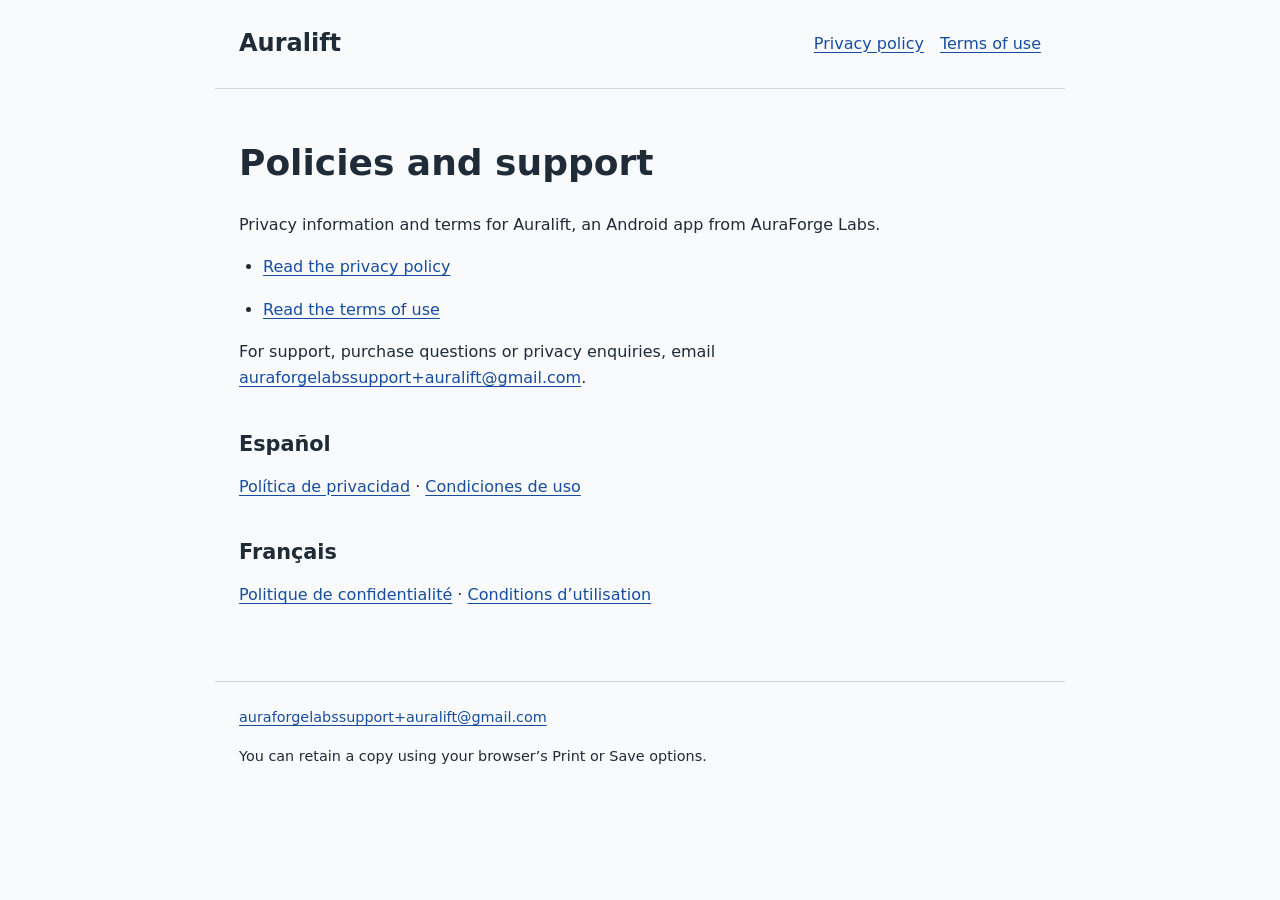
<file: index.html>
<!doctype html>
<html lang="en">
<head>
<meta charset="utf-8">
<meta name="viewport" content="width=device-width, initial-scale=1">
<title>Policies and support | Auralift</title>
<link rel="stylesheet" href="styles.css">
</head>
<body>
<a class="skip" href="#main">Skip to content</a>
<header><a class="brand" href="index.html">Auralift</a><nav aria-label="Policies"><a href="privacy.html">Privacy policy</a><a href="terms.html">Terms of use</a></nav></header>
<main id="main">
<h1>Policies and support</h1>
<p>Privacy information and terms for Auralift, an Android app from AuraForge Labs.</p><ul class="documents"><li><a href="privacy.html">Read the privacy policy</a></li><li><a href="terms.html">Read the terms of use</a></li></ul><p>For support, purchase questions or privacy enquiries, email <a href="mailto:auraforgelabssupport+auralift@gmail.com">auraforgelabssupport+auralift@gmail.com</a>.</p>
<section aria-label="Languages">
<h2>Español</h2><p lang="es"><a href="privacy-es.html">Política de privacidad</a> · <a href="terms-es.html">Condiciones de uso</a></p>
<h2>Français</h2><p lang="fr"><a href="privacy-fr.html">Politique de confidentialité</a> · <a href="terms-fr.html">Conditions d’utilisation</a></p>
</section></main>
<footer><a href="mailto:auraforgelabssupport+auralift@gmail.com">auraforgelabssupport+auralift@gmail.com</a><p>You can retain a copy using your browser’s Print or Save options.</p></footer>
</body>
</html>
</file>
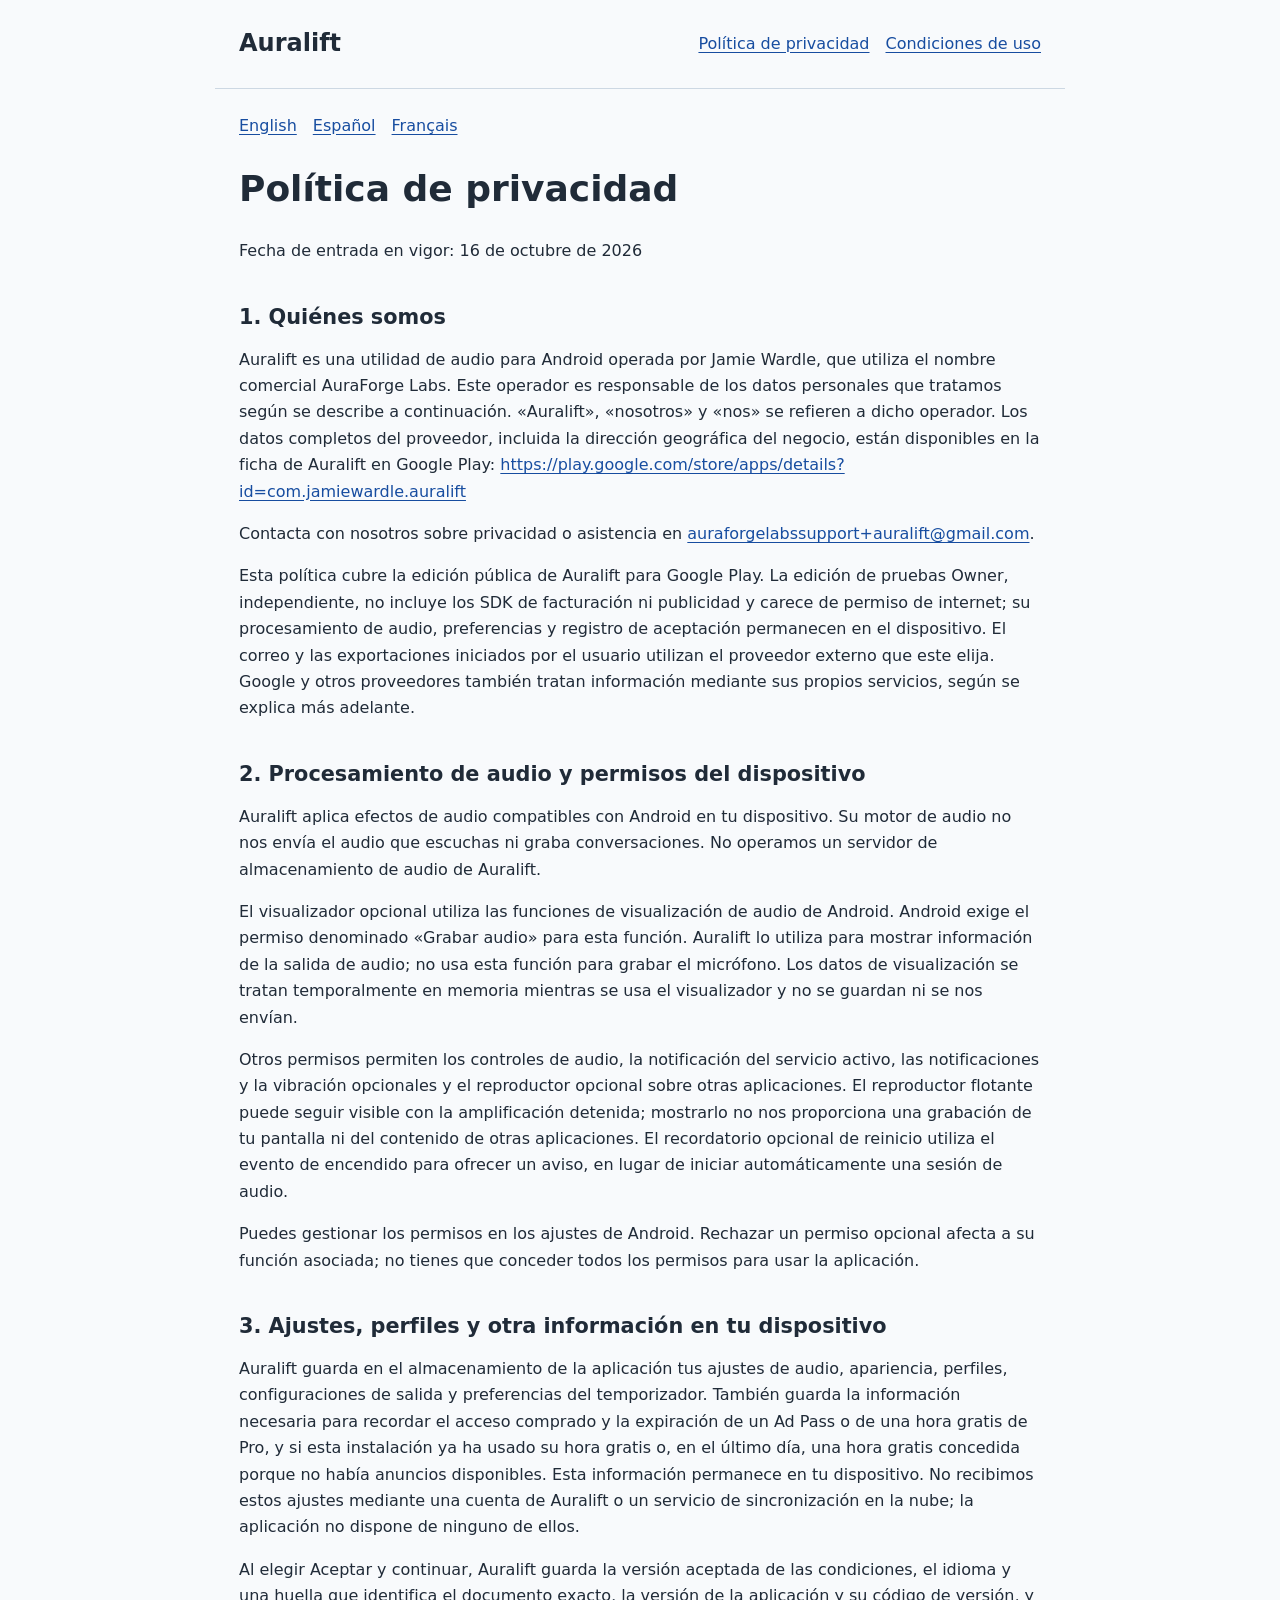
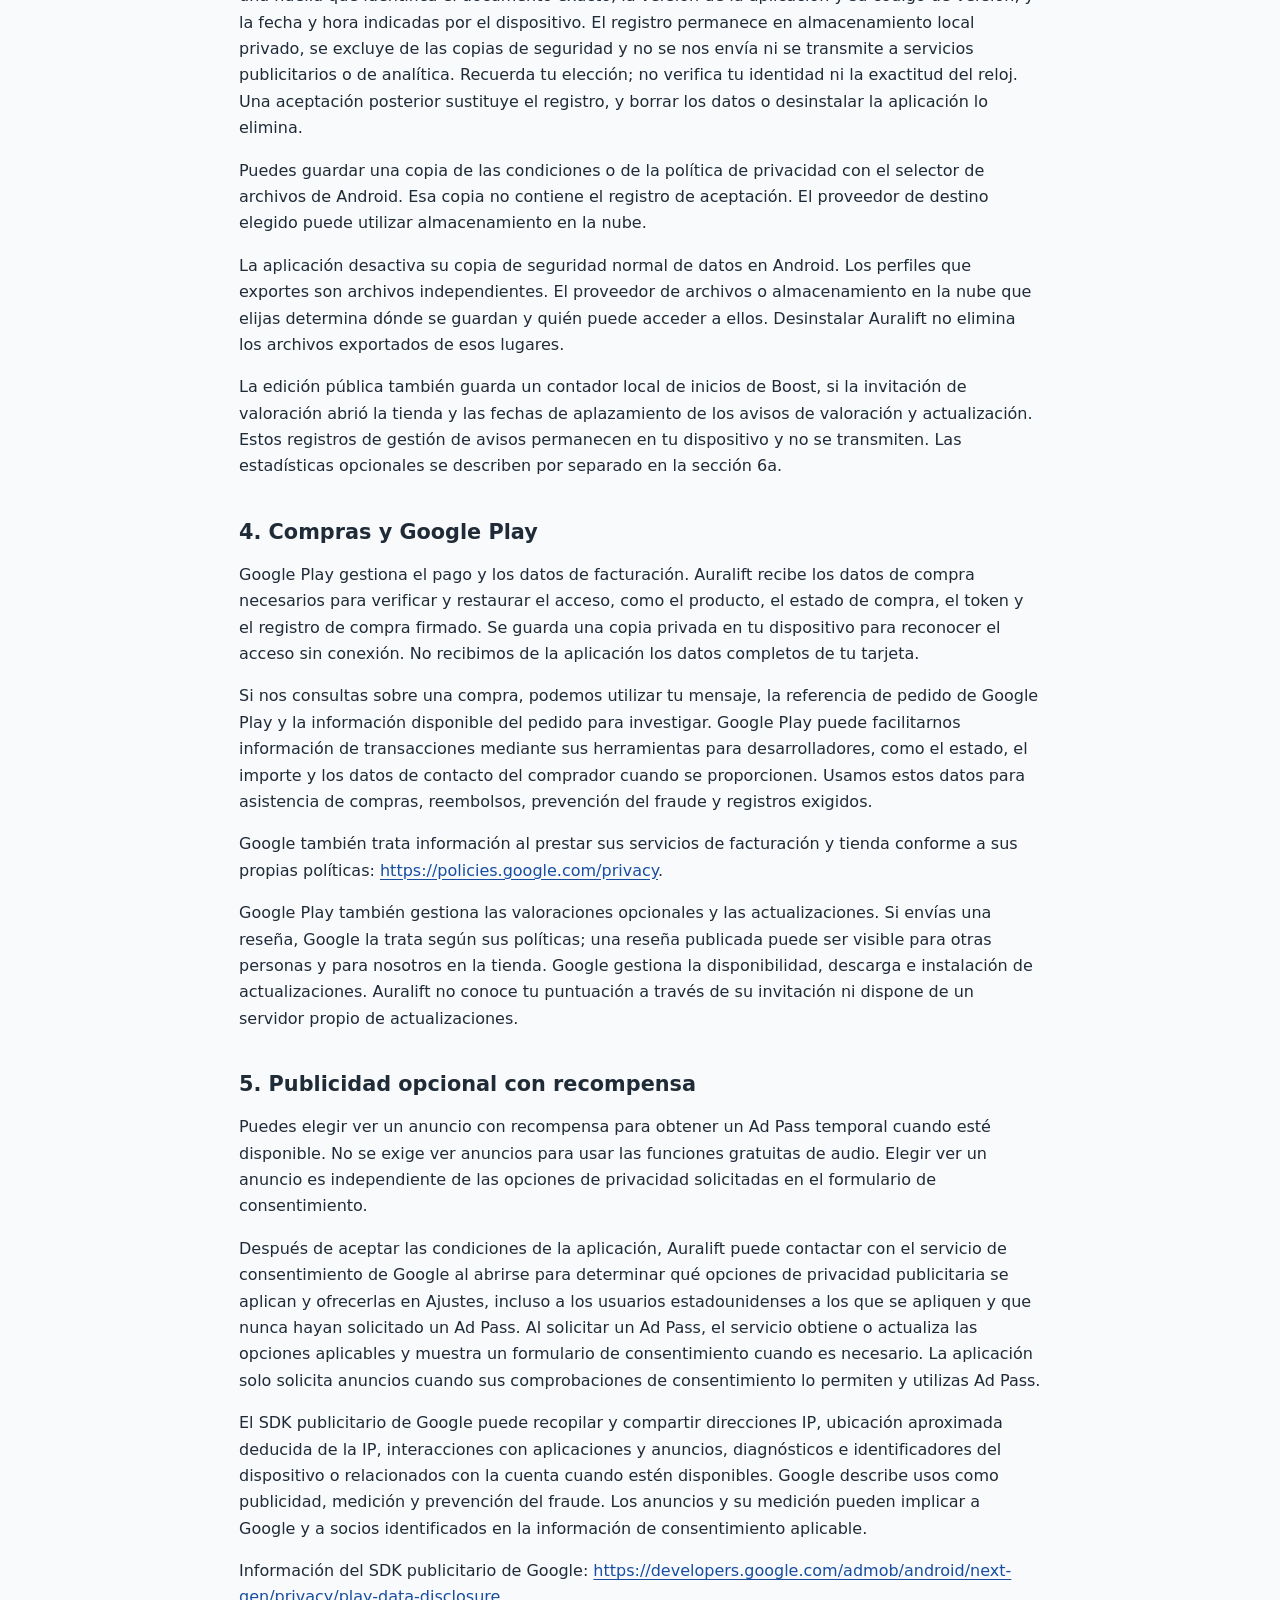
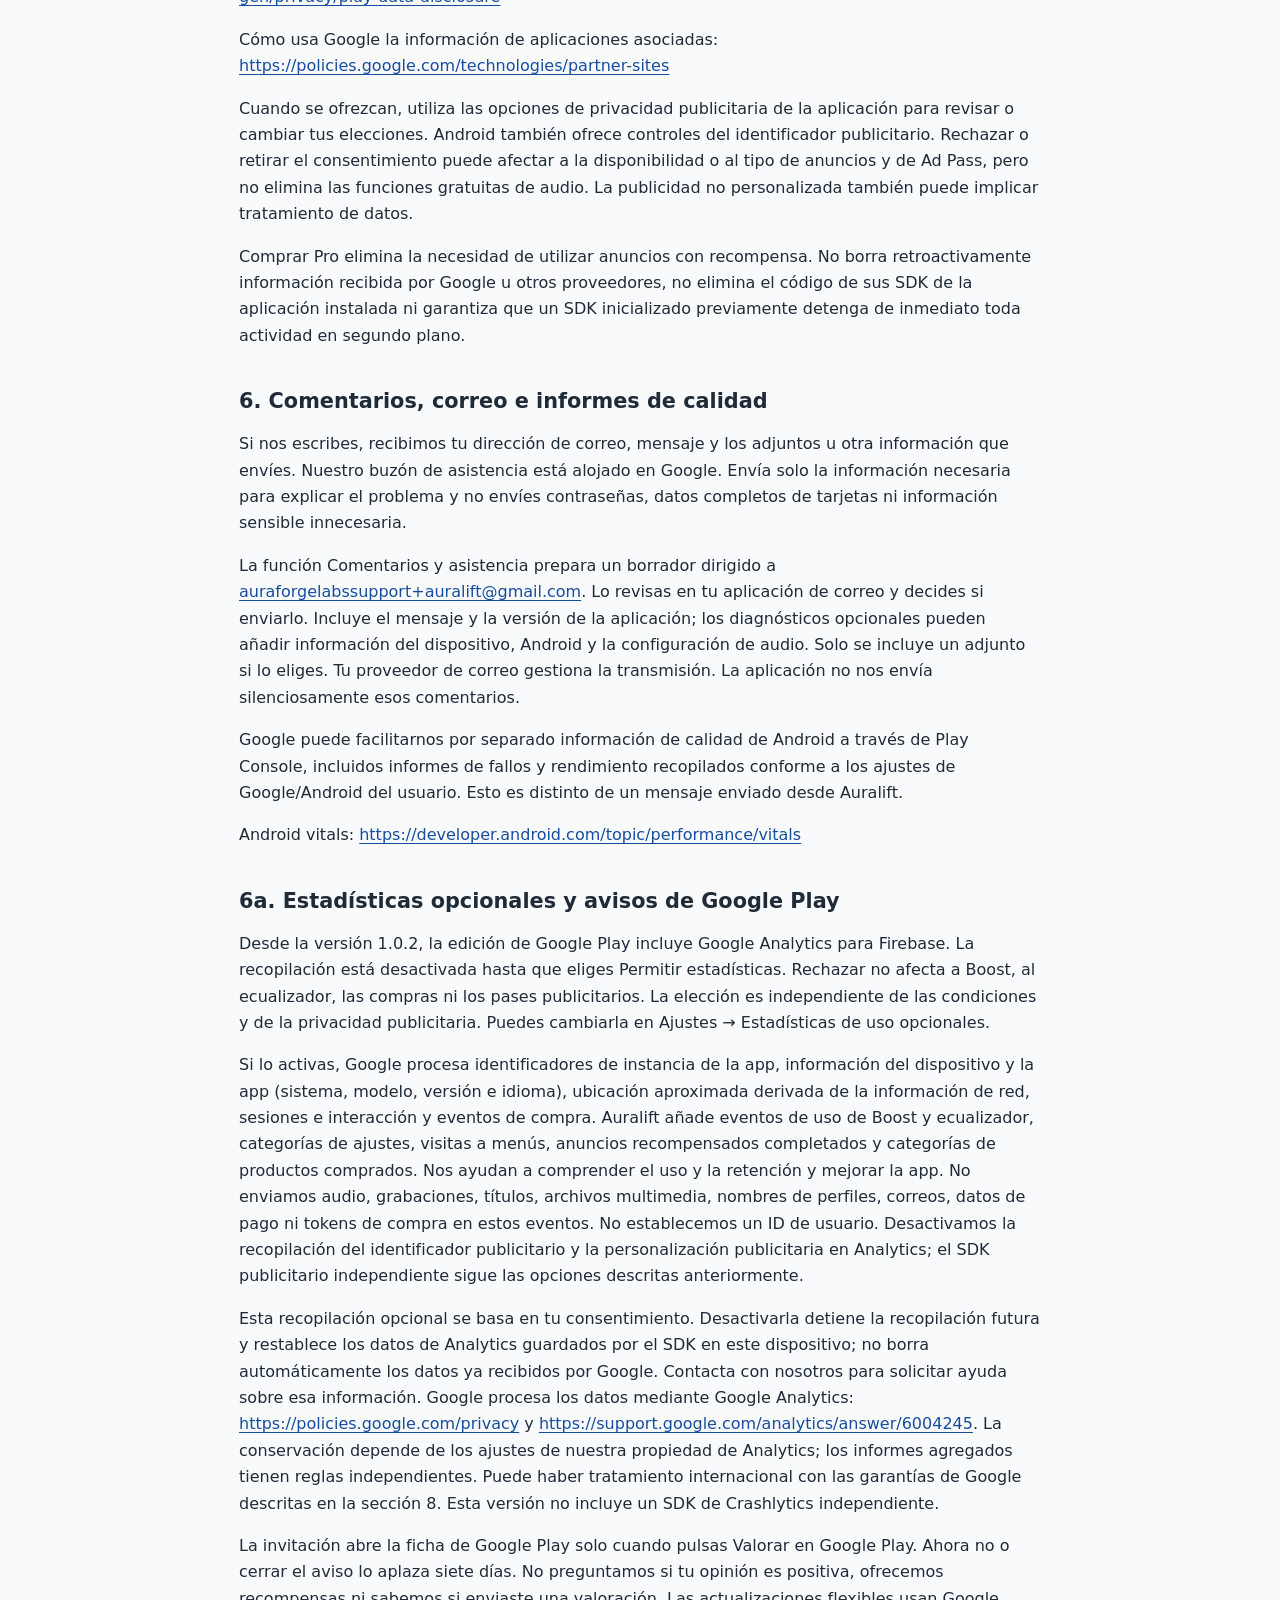
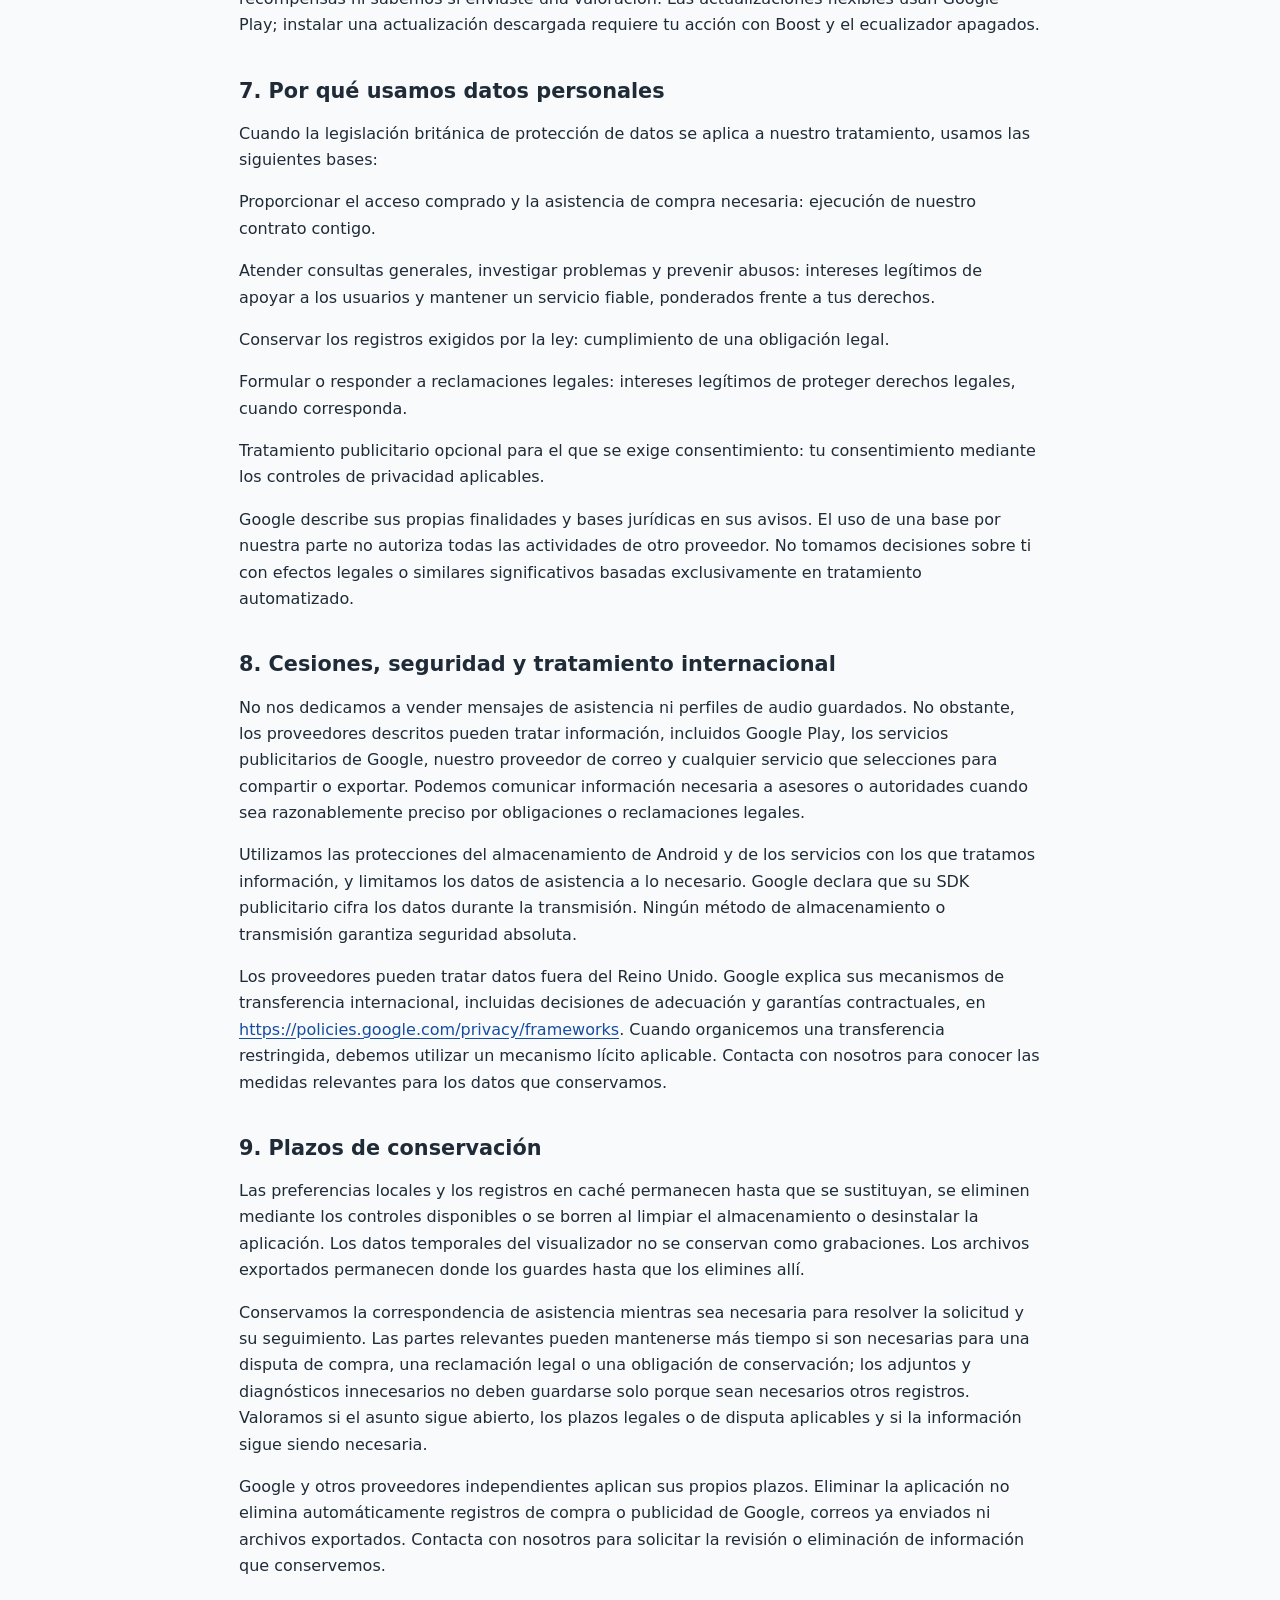
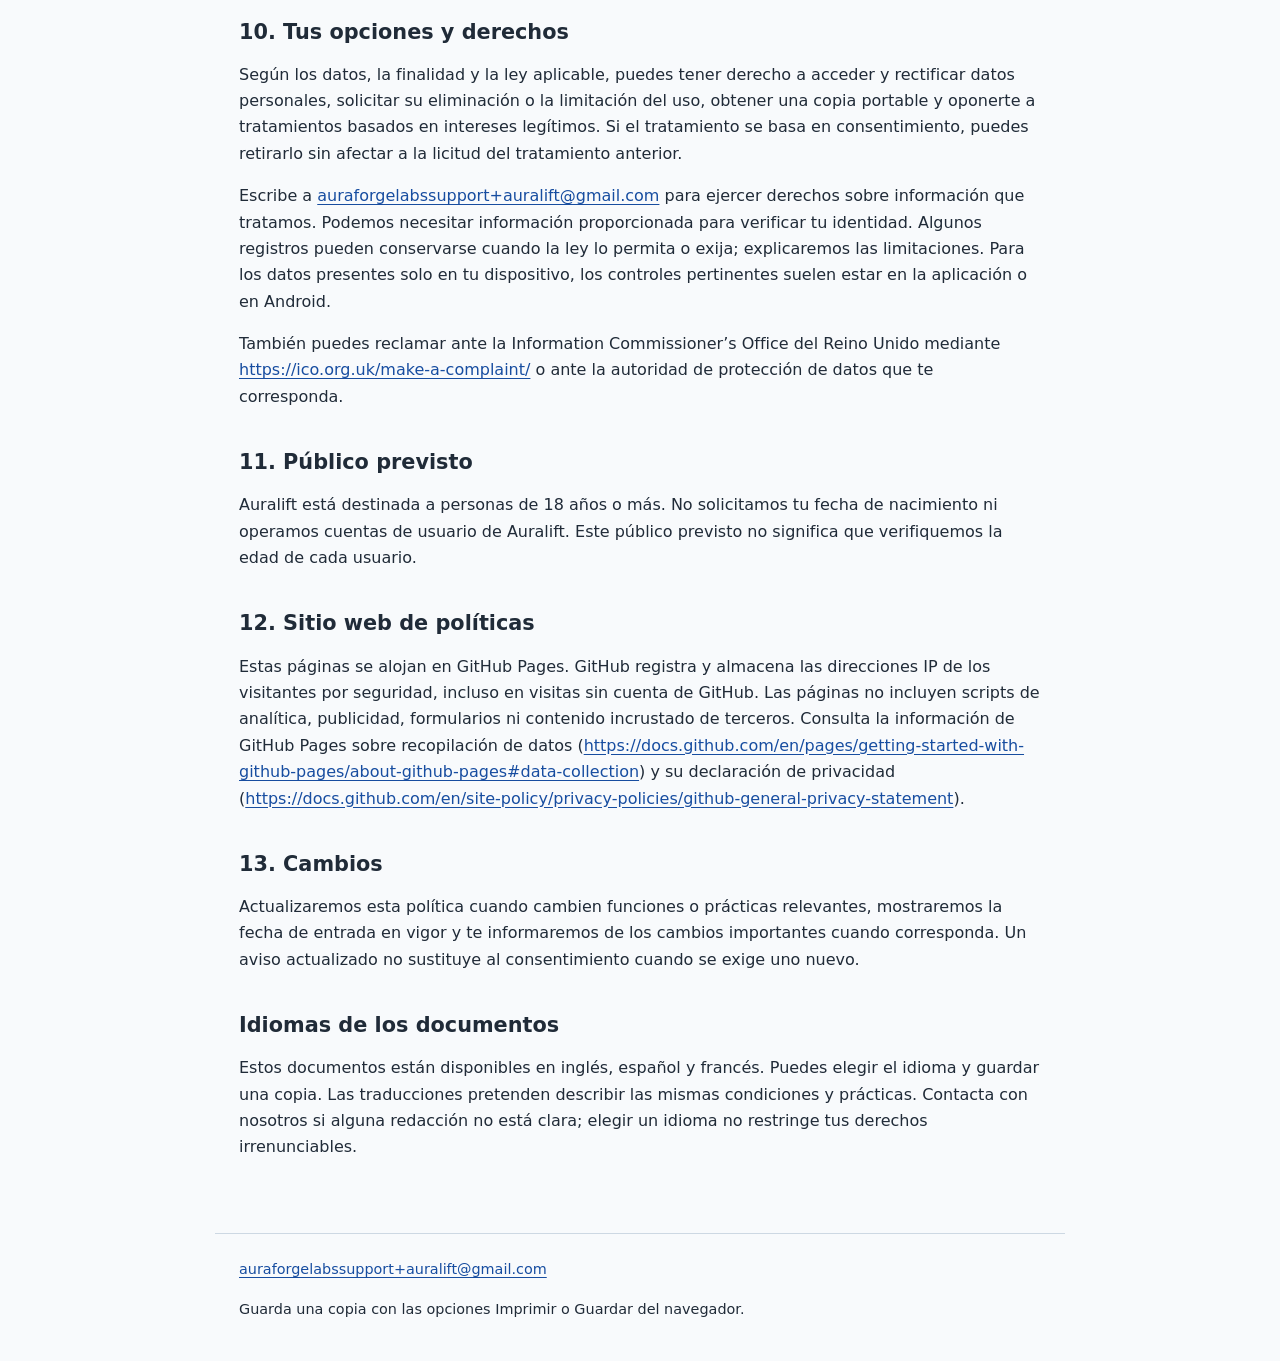
<file: privacy-es.html>
<!doctype html>
<html lang="es">
<head><meta charset="utf-8"><meta name="viewport" content="width=device-width, initial-scale=1">
<title>Política de privacidad | Auralift</title><link rel="stylesheet" href="styles.css"></head>
<body>
<a class="skip" href="#main">Ir al contenido</a>
<header><a class="brand" href="index.html">Auralift</a><nav aria-label="Auralift"><a href="privacy-es.html">Política de privacidad</a><a href="terms-es.html">Condiciones de uso</a></nav></header>
<main id="main">
<nav aria-label="Idioma del documento"><a href="privacy.html" lang="en" hreflang="en">English</a> <a href="privacy-es.html" lang="es" hreflang="es" aria-current="page">Español</a> <a href="privacy-fr.html" lang="fr" hreflang="fr">Français</a></nav>
<h1>Política de privacidad</h1>
<p>Fecha de entrada en vigor: 16 de octubre de 2026</p>
<h2>1. Quiénes somos</h2>
<p>Auralift es una utilidad de audio para Android operada por Jamie Wardle, que utiliza el nombre comercial AuraForge Labs. Este operador es responsable de los datos personales que tratamos según se describe a continuación. «Auralift», «nosotros» y «nos» se refieren a dicho operador. Los datos completos del proveedor, incluida la dirección geográfica del negocio, están disponibles en la ficha de Auralift en Google Play: <a href="https://play.google.com/store/apps/details?id=com.jamiewardle.auralift">https://play.google.com/store/apps/details?id=com.jamiewardle.auralift</a></p>
<p>Contacta con nosotros sobre privacidad o asistencia en <a href="mailto:auraforgelabssupport+auralift@gmail.com">auraforgelabssupport+auralift@gmail.com</a>.</p>
<p>Esta política cubre la edición pública de Auralift para Google Play. La edición de pruebas Owner, independiente, no incluye los SDK de facturación ni publicidad y carece de permiso de internet; su procesamiento de audio, preferencias y registro de aceptación permanecen en el dispositivo. El correo y las exportaciones iniciados por el usuario utilizan el proveedor externo que este elija. Google y otros proveedores también tratan información mediante sus propios servicios, según se explica más adelante.</p>
<h2>2. Procesamiento de audio y permisos del dispositivo</h2>
<p>Auralift aplica efectos de audio compatibles con Android en tu dispositivo. Su motor de audio no nos envía el audio que escuchas ni graba conversaciones. No operamos un servidor de almacenamiento de audio de Auralift.</p>
<p>El visualizador opcional utiliza las funciones de visualización de audio de Android. Android exige el permiso denominado «Grabar audio» para esta función. Auralift lo utiliza para mostrar información de la salida de audio; no usa esta función para grabar el micrófono. Los datos de visualización se tratan temporalmente en memoria mientras se usa el visualizador y no se guardan ni se nos envían.</p>
<p>Otros permisos permiten los controles de audio, la notificación del servicio activo, las notificaciones y la vibración opcionales y el reproductor opcional sobre otras aplicaciones. El reproductor flotante puede seguir visible con la amplificación detenida; mostrarlo no nos proporciona una grabación de tu pantalla ni del contenido de otras aplicaciones. El recordatorio opcional de reinicio utiliza el evento de encendido para ofrecer un aviso, en lugar de iniciar automáticamente una sesión de audio.</p>
<p>Puedes gestionar los permisos en los ajustes de Android. Rechazar un permiso opcional afecta a su función asociada; no tienes que conceder todos los permisos para usar la aplicación.</p>
<h2>3. Ajustes, perfiles y otra información en tu dispositivo</h2>
<p>Auralift guarda en el almacenamiento de la aplicación tus ajustes de audio, apariencia, perfiles, configuraciones de salida y preferencias del temporizador. También guarda la información necesaria para recordar el acceso comprado y la expiración de un Ad Pass o de una hora gratis de Pro, y si esta instalación ya ha usado su hora gratis o, en el último día, una hora gratis concedida porque no había anuncios disponibles. Esta información permanece en tu dispositivo. No recibimos estos ajustes mediante una cuenta de Auralift o un servicio de sincronización en la nube; la aplicación no dispone de ninguno de ellos.</p>
<p>Al elegir Aceptar y continuar, Auralift guarda la versión aceptada de las condiciones, el idioma y una huella que identifica el documento exacto, la versión de la aplicación y su código de versión, y la fecha y hora indicadas por el dispositivo. El registro permanece en almacenamiento local privado, se excluye de las copias de seguridad y no se nos envía ni se transmite a servicios publicitarios o de analítica. Recuerda tu elección; no verifica tu identidad ni la exactitud del reloj. Una aceptación posterior sustituye el registro, y borrar los datos o desinstalar la aplicación lo elimina.</p>
<p>Puedes guardar una copia de las condiciones o de la política de privacidad con el selector de archivos de Android. Esa copia no contiene el registro de aceptación. El proveedor de destino elegido puede utilizar almacenamiento en la nube.</p>
<p>La aplicación desactiva su copia de seguridad normal de datos en Android. Los perfiles que exportes son archivos independientes. El proveedor de archivos o almacenamiento en la nube que elijas determina dónde se guardan y quién puede acceder a ellos. Desinstalar Auralift no elimina los archivos exportados de esos lugares.</p>
<p>La edición pública también guarda un contador local de inicios de Boost, si la invitación de valoración abrió la tienda y las fechas de aplazamiento de los avisos de valoración y actualización. Estos registros de gestión de avisos permanecen en tu dispositivo y no se transmiten. Las estadísticas opcionales se describen por separado en la sección 6a.</p>
<h2>4. Compras y Google Play</h2>
<p>Google Play gestiona el pago y los datos de facturación. Auralift recibe los datos de compra necesarios para verificar y restaurar el acceso, como el producto, el estado de compra, el token y el registro de compra firmado. Se guarda una copia privada en tu dispositivo para reconocer el acceso sin conexión. No recibimos de la aplicación los datos completos de tu tarjeta.</p>
<p>Si nos consultas sobre una compra, podemos utilizar tu mensaje, la referencia de pedido de Google Play y la información disponible del pedido para investigar. Google Play puede facilitarnos información de transacciones mediante sus herramientas para desarrolladores, como el estado, el importe y los datos de contacto del comprador cuando se proporcionen. Usamos estos datos para asistencia de compras, reembolsos, prevención del fraude y registros exigidos.</p>
<p>Google también trata información al prestar sus servicios de facturación y tienda conforme a sus propias políticas: <a href="https://policies.google.com/privacy">https://policies.google.com/privacy</a>.</p>
<p>Google Play también gestiona las valoraciones opcionales y las actualizaciones. Si envías una reseña, Google la trata según sus políticas; una reseña publicada puede ser visible para otras personas y para nosotros en la tienda. Google gestiona la disponibilidad, descarga e instalación de actualizaciones. Auralift no conoce tu puntuación a través de su invitación ni dispone de un servidor propio de actualizaciones.</p>
<h2>5. Publicidad opcional con recompensa</h2>
<p>Puedes elegir ver un anuncio con recompensa para obtener un Ad Pass temporal cuando esté disponible. No se exige ver anuncios para usar las funciones gratuitas de audio. Elegir ver un anuncio es independiente de las opciones de privacidad solicitadas en el formulario de consentimiento.</p>
<p>Después de aceptar las condiciones de la aplicación, Auralift puede contactar con el servicio de consentimiento de Google al abrirse para determinar qué opciones de privacidad publicitaria se aplican y ofrecerlas en Ajustes, incluso a los usuarios estadounidenses a los que se apliquen y que nunca hayan solicitado un Ad Pass. Al solicitar un Ad Pass, el servicio obtiene o actualiza las opciones aplicables y muestra un formulario de consentimiento cuando es necesario. La aplicación solo solicita anuncios cuando sus comprobaciones de consentimiento lo permiten y utilizas Ad Pass.</p>
<p>El SDK publicitario de Google puede recopilar y compartir direcciones IP, ubicación aproximada deducida de la IP, interacciones con aplicaciones y anuncios, diagnósticos e identificadores del dispositivo o relacionados con la cuenta cuando estén disponibles. Google describe usos como publicidad, medición y prevención del fraude. Los anuncios y su medición pueden implicar a Google y a socios identificados en la información de consentimiento aplicable.</p>
<p>Información del SDK publicitario de Google: <a href="https://developers.google.com/admob/android/next-gen/privacy/play-data-disclosure">https://developers.google.com/admob/android/next-gen/privacy/play-data-disclosure</a></p>
<p>Cómo usa Google la información de aplicaciones asociadas: <a href="https://policies.google.com/technologies/partner-sites">https://policies.google.com/technologies/partner-sites</a></p>
<p>Cuando se ofrezcan, utiliza las opciones de privacidad publicitaria de la aplicación para revisar o cambiar tus elecciones. Android también ofrece controles del identificador publicitario. Rechazar o retirar el consentimiento puede afectar a la disponibilidad o al tipo de anuncios y de Ad Pass, pero no elimina las funciones gratuitas de audio. La publicidad no personalizada también puede implicar tratamiento de datos.</p>
<p>Comprar Pro elimina la necesidad de utilizar anuncios con recompensa. No borra retroactivamente información recibida por Google u otros proveedores, no elimina el código de sus SDK de la aplicación instalada ni garantiza que un SDK inicializado previamente detenga de inmediato toda actividad en segundo plano.</p>
<h2>6. Comentarios, correo e informes de calidad</h2>
<p>Si nos escribes, recibimos tu dirección de correo, mensaje y los adjuntos u otra información que envíes. Nuestro buzón de asistencia está alojado en Google. Envía solo la información necesaria para explicar el problema y no envíes contraseñas, datos completos de tarjetas ni información sensible innecesaria.</p>
<p>La función Comentarios y asistencia prepara un borrador dirigido a <a href="mailto:auraforgelabssupport+auralift@gmail.com">auraforgelabssupport+auralift@gmail.com</a>. Lo revisas en tu aplicación de correo y decides si enviarlo. Incluye el mensaje y la versión de la aplicación; los diagnósticos opcionales pueden añadir información del dispositivo, Android y la configuración de audio. Solo se incluye un adjunto si lo eliges. Tu proveedor de correo gestiona la transmisión. La aplicación no nos envía silenciosamente esos comentarios.</p>
<p>Google puede facilitarnos por separado información de calidad de Android a través de Play Console, incluidos informes de fallos y rendimiento recopilados conforme a los ajustes de Google/Android del usuario. Esto es distinto de un mensaje enviado desde Auralift. </p>
<p>Android vitals: <a href="https://developer.android.com/topic/performance/vitals">https://developer.android.com/topic/performance/vitals</a></p>
<h2>6a. Estadísticas opcionales y avisos de Google Play</h2>
<p>Desde la versión 1.0.2, la edición de Google Play incluye Google Analytics para Firebase. La recopilación está desactivada hasta que eliges Permitir estadísticas. Rechazar no afecta a Boost, al ecualizador, las compras ni los pases publicitarios. La elección es independiente de las condiciones y de la privacidad publicitaria. Puedes cambiarla en Ajustes → Estadísticas de uso opcionales.</p>
<p>Si lo activas, Google procesa identificadores de instancia de la app, información del dispositivo y la app (sistema, modelo, versión e idioma), ubicación aproximada derivada de la información de red, sesiones e interacción y eventos de compra. Auralift añade eventos de uso de Boost y ecualizador, categorías de ajustes, visitas a menús, anuncios recompensados completados y categorías de productos comprados. Nos ayudan a comprender el uso y la retención y mejorar la app. No enviamos audio, grabaciones, títulos, archivos multimedia, nombres de perfiles, correos, datos de pago ni tokens de compra en estos eventos. No establecemos un ID de usuario. Desactivamos la recopilación del identificador publicitario y la personalización publicitaria en Analytics; el SDK publicitario independiente sigue las opciones descritas anteriormente.</p>
<p>Esta recopilación opcional se basa en tu consentimiento. Desactivarla detiene la recopilación futura y restablece los datos de Analytics guardados por el SDK en este dispositivo; no borra automáticamente los datos ya recibidos por Google. Contacta con nosotros para solicitar ayuda sobre esa información. Google procesa los datos mediante Google Analytics: <a href="https://policies.google.com/privacy">https://policies.google.com/privacy</a> y <a href="https://support.google.com/analytics/answer/6004245">https://support.google.com/analytics/answer/6004245</a>. La conservación depende de los ajustes de nuestra propiedad de Analytics; los informes agregados tienen reglas independientes. Puede haber tratamiento internacional con las garantías de Google descritas en la sección 8. Esta versión no incluye un SDK de Crashlytics independiente.</p>
<p>La invitación abre la ficha de Google Play solo cuando pulsas Valorar en Google Play. Ahora no o cerrar el aviso lo aplaza siete días. No preguntamos si tu opinión es positiva, ofrecemos recompensas ni sabemos si enviaste una valoración. Las actualizaciones flexibles usan Google Play; instalar una actualización descargada requiere tu acción con Boost y el ecualizador apagados.</p>
<h2>7. Por qué usamos datos personales</h2>
<p>Cuando la legislación británica de protección de datos se aplica a nuestro tratamiento, usamos las siguientes bases:</p>
<p>Proporcionar el acceso comprado y la asistencia de compra necesaria: ejecución de nuestro contrato contigo.</p>
<p>Atender consultas generales, investigar problemas y prevenir abusos: intereses legítimos de apoyar a los usuarios y mantener un servicio fiable, ponderados frente a tus derechos.</p>
<p>Conservar los registros exigidos por la ley: cumplimiento de una obligación legal.</p>
<p>Formular o responder a reclamaciones legales: intereses legítimos de proteger derechos legales, cuando corresponda.</p>
<p>Tratamiento publicitario opcional para el que se exige consentimiento: tu consentimiento mediante los controles de privacidad aplicables.</p>
<p>Google describe sus propias finalidades y bases jurídicas en sus avisos. El uso de una base por nuestra parte no autoriza todas las actividades de otro proveedor. No tomamos decisiones sobre ti con efectos legales o similares significativos basadas exclusivamente en tratamiento automatizado.</p>
<h2>8. Cesiones, seguridad y tratamiento internacional</h2>
<p>No nos dedicamos a vender mensajes de asistencia ni perfiles de audio guardados. No obstante, los proveedores descritos pueden tratar información, incluidos Google Play, los servicios publicitarios de Google, nuestro proveedor de correo y cualquier servicio que selecciones para compartir o exportar. Podemos comunicar información necesaria a asesores o autoridades cuando sea razonablemente preciso por obligaciones o reclamaciones legales.</p>
<p>Utilizamos las protecciones del almacenamiento de Android y de los servicios con los que tratamos información, y limitamos los datos de asistencia a lo necesario. Google declara que su SDK publicitario cifra los datos durante la transmisión. Ningún método de almacenamiento o transmisión garantiza seguridad absoluta.</p>
<p>Los proveedores pueden tratar datos fuera del Reino Unido. Google explica sus mecanismos de transferencia internacional, incluidas decisiones de adecuación y garantías contractuales, en <a href="https://policies.google.com/privacy/frameworks">https://policies.google.com/privacy/frameworks</a>. Cuando organicemos una transferencia restringida, debemos utilizar un mecanismo lícito aplicable. Contacta con nosotros para conocer las medidas relevantes para los datos que conservamos.</p>
<h2>9. Plazos de conservación</h2>
<p>Las preferencias locales y los registros en caché permanecen hasta que se sustituyan, se eliminen mediante los controles disponibles o se borren al limpiar el almacenamiento o desinstalar la aplicación. Los datos temporales del visualizador no se conservan como grabaciones. Los archivos exportados permanecen donde los guardes hasta que los elimines allí.</p>
<p>Conservamos la correspondencia de asistencia mientras sea necesaria para resolver la solicitud y su seguimiento. Las partes relevantes pueden mantenerse más tiempo si son necesarias para una disputa de compra, una reclamación legal o una obligación de conservación; los adjuntos y diagnósticos innecesarios no deben guardarse solo porque sean necesarios otros registros. Valoramos si el asunto sigue abierto, los plazos legales o de disputa aplicables y si la información sigue siendo necesaria.</p>
<p>Google y otros proveedores independientes aplican sus propios plazos. Eliminar la aplicación no elimina automáticamente registros de compra o publicidad de Google, correos ya enviados ni archivos exportados. Contacta con nosotros para solicitar la revisión o eliminación de información que conservemos.</p>
<h2>10. Tus opciones y derechos</h2>
<p>Según los datos, la finalidad y la ley aplicable, puedes tener derecho a acceder y rectificar datos personales, solicitar su eliminación o la limitación del uso, obtener una copia portable y oponerte a tratamientos basados en intereses legítimos. Si el tratamiento se basa en consentimiento, puedes retirarlo sin afectar a la licitud del tratamiento anterior.</p>
<p>Escribe a <a href="mailto:auraforgelabssupport+auralift@gmail.com">auraforgelabssupport+auralift@gmail.com</a> para ejercer derechos sobre información que tratamos. Podemos necesitar información proporcionada para verificar tu identidad. Algunos registros pueden conservarse cuando la ley lo permita o exija; explicaremos las limitaciones. Para los datos presentes solo en tu dispositivo, los controles pertinentes suelen estar en la aplicación o en Android.</p>
<p>También puedes reclamar ante la Information Commissioner’s Office del Reino Unido mediante <a href="https://ico.org.uk/make-a-complaint/">https://ico.org.uk/make-a-complaint/</a> o ante la autoridad de protección de datos que te corresponda.</p>
<h2>11. Público previsto</h2>
<p>Auralift está destinada a personas de 18 años o más. No solicitamos tu fecha de nacimiento ni operamos cuentas de usuario de Auralift. Este público previsto no significa que verifiquemos la edad de cada usuario.</p>
<h2>12. Sitio web de políticas</h2>
<p>Estas páginas se alojan en GitHub Pages. GitHub registra y almacena las direcciones IP de los visitantes por seguridad, incluso en visitas sin cuenta de GitHub. Las páginas no incluyen scripts de analítica, publicidad, formularios ni contenido incrustado de terceros. Consulta la información de GitHub Pages sobre recopilación de datos (<a href="https://docs.github.com/en/pages/getting-started-with-github-pages/about-github-pages#data-collection">https://docs.github.com/en/pages/getting-started-with-github-pages/about-github-pages#data-collection</a>) y su declaración de privacidad (<a href="https://docs.github.com/en/site-policy/privacy-policies/github-general-privacy-statement">https://docs.github.com/en/site-policy/privacy-policies/github-general-privacy-statement</a>).</p>
<h2>13. Cambios</h2>
<p>Actualizaremos esta política cuando cambien funciones o prácticas relevantes, mostraremos la fecha de entrada en vigor y te informaremos de los cambios importantes cuando corresponda. Un aviso actualizado no sustituye al consentimiento cuando se exige uno nuevo.</p>
<h2>Idiomas de los documentos</h2>
<p>Estos documentos están disponibles en inglés, español y francés. Puedes elegir el idioma y guardar una copia. Las traducciones pretenden describir las mismas condiciones y prácticas. Contacta con nosotros si alguna redacción no está clara; elegir un idioma no restringe tus derechos irrenunciables.</p>
</main>
<footer><a href="mailto:auraforgelabssupport+auralift@gmail.com">auraforgelabssupport+auralift@gmail.com</a><p>Guarda una copia con las opciones Imprimir o Guardar del navegador.</p></footer>
</body></html>
</file>
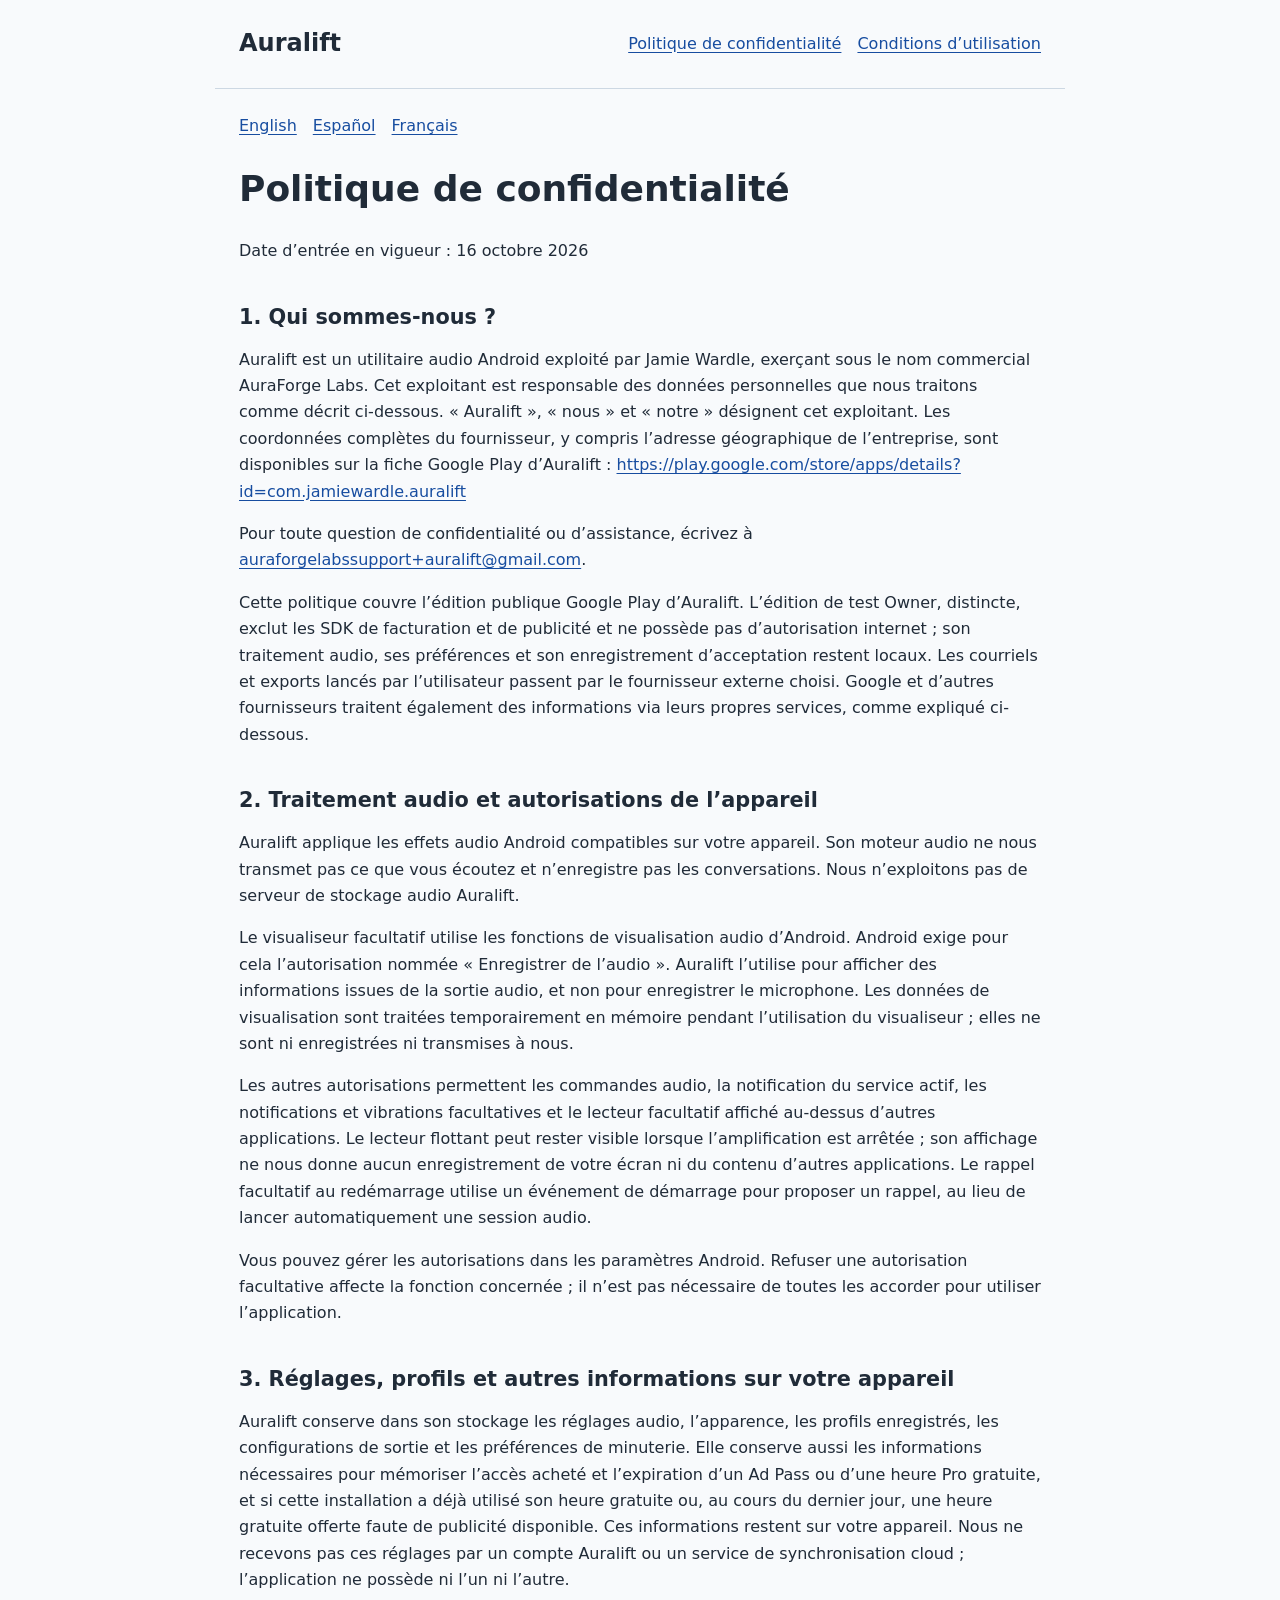
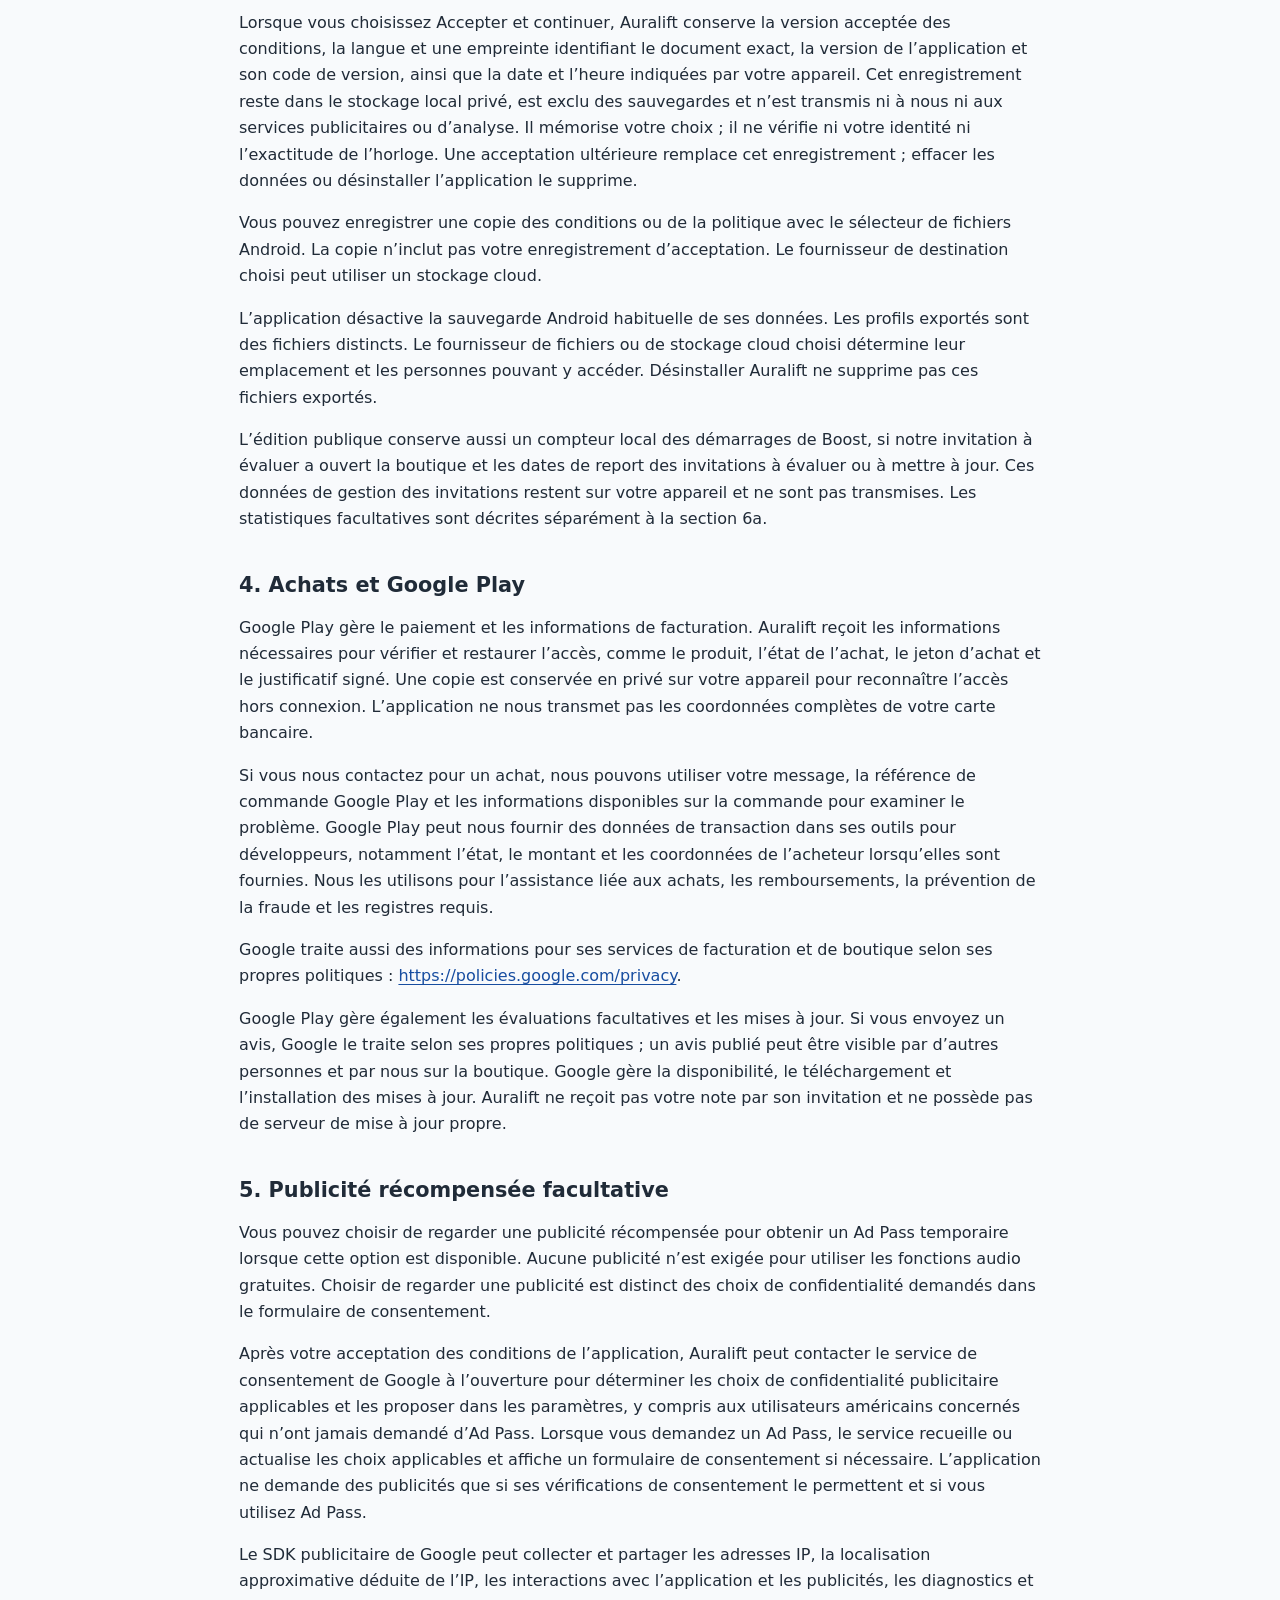
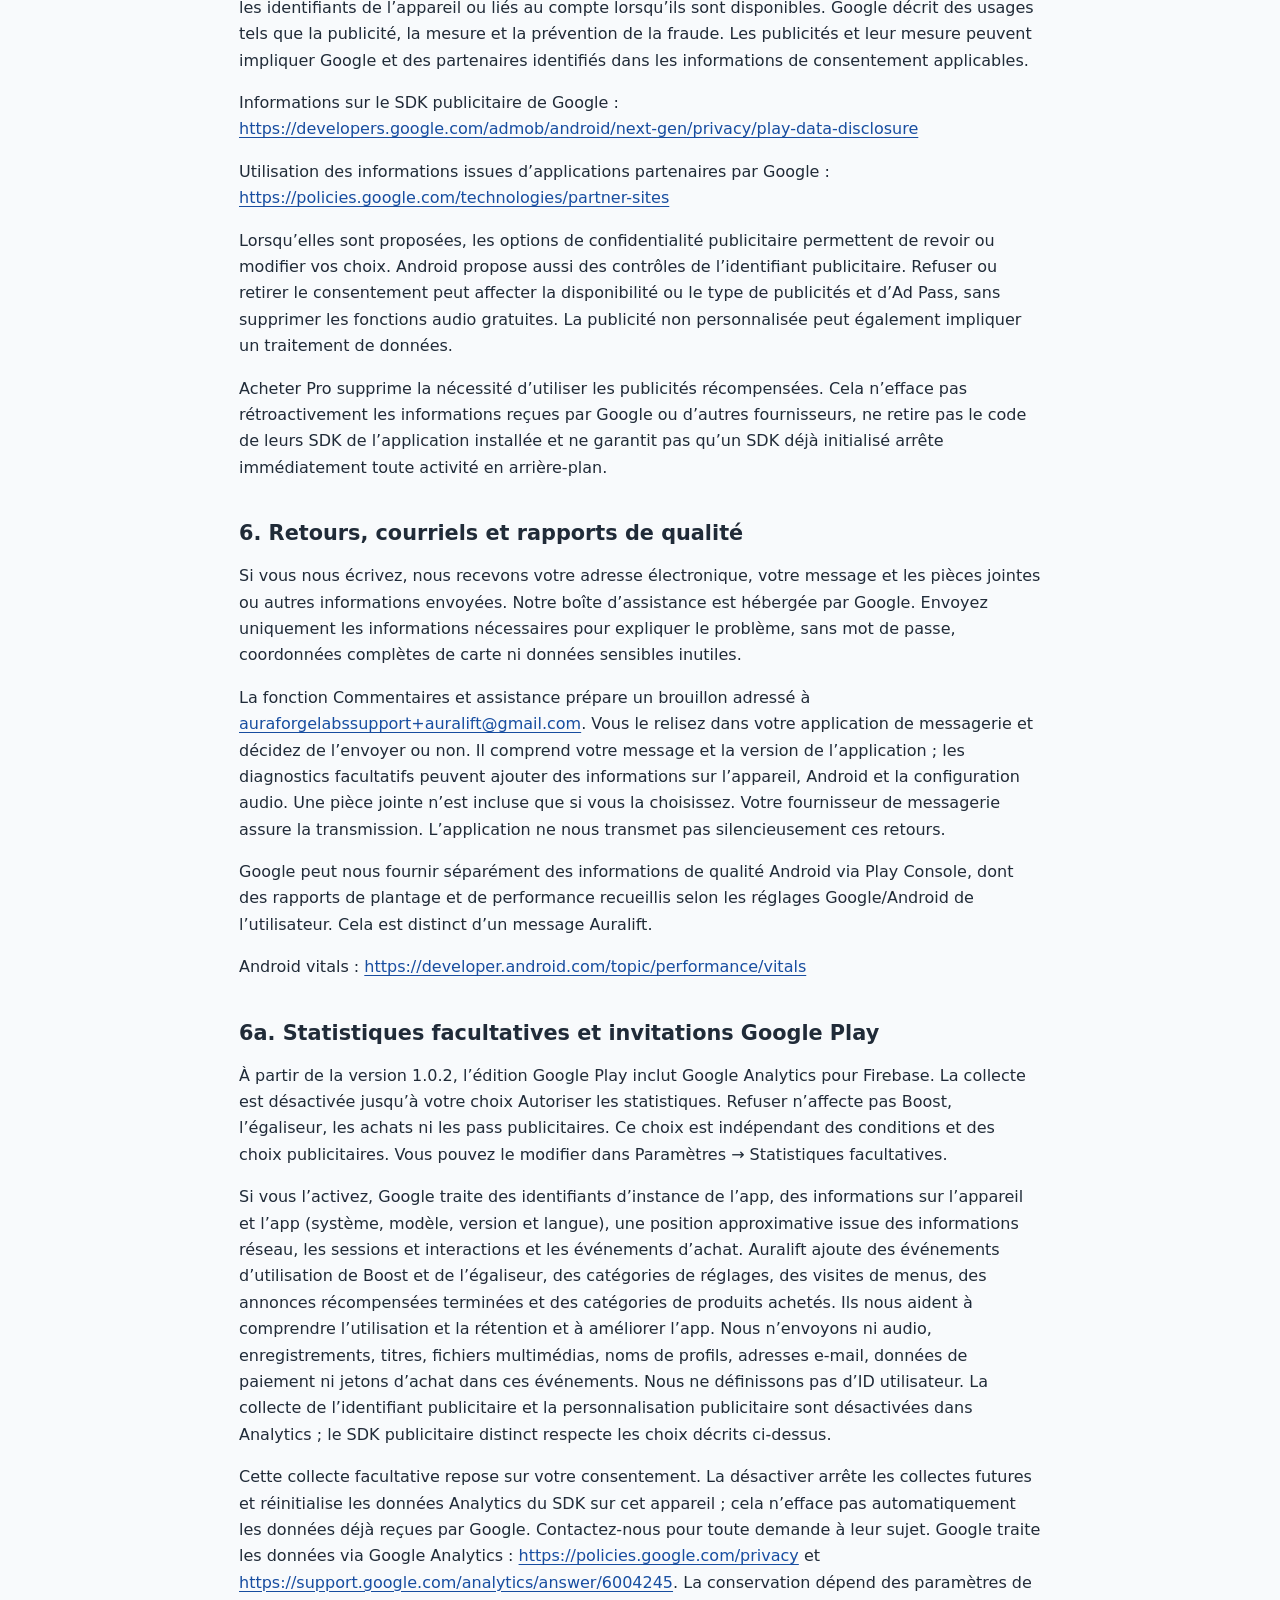
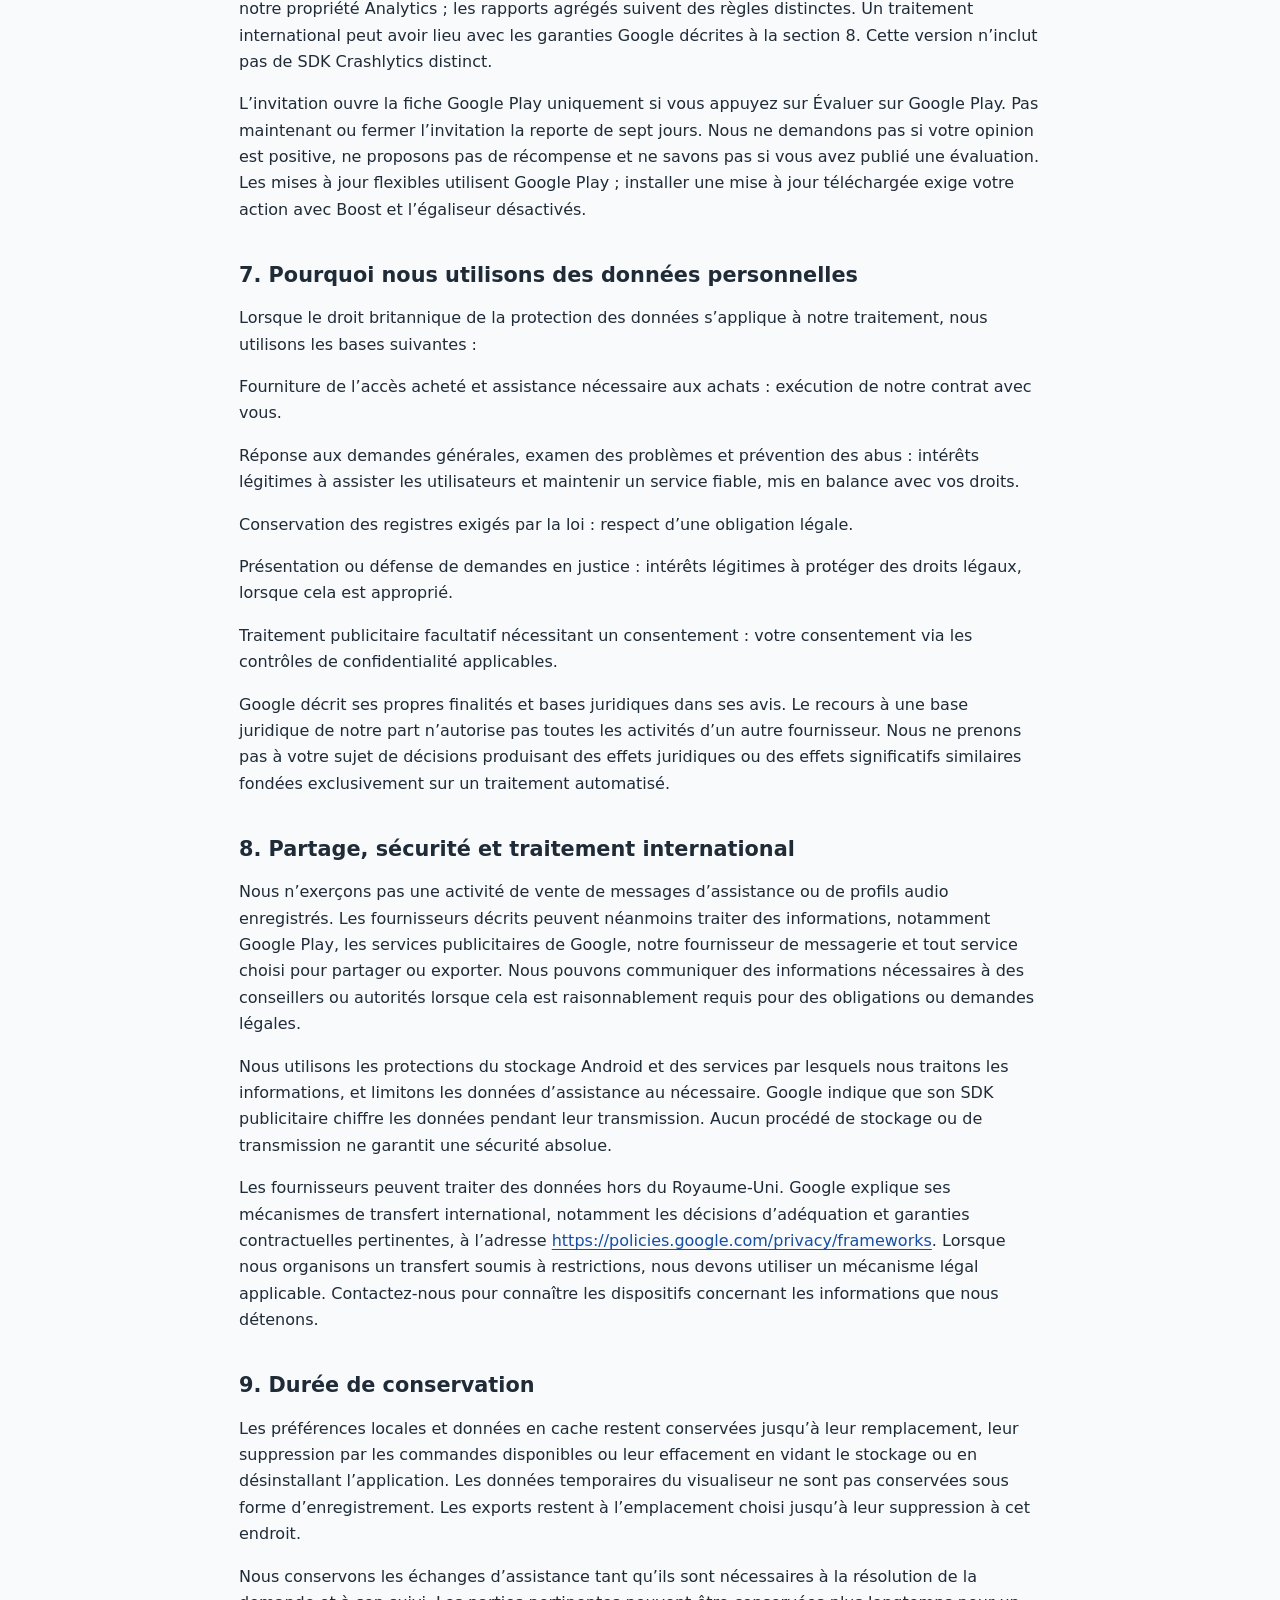
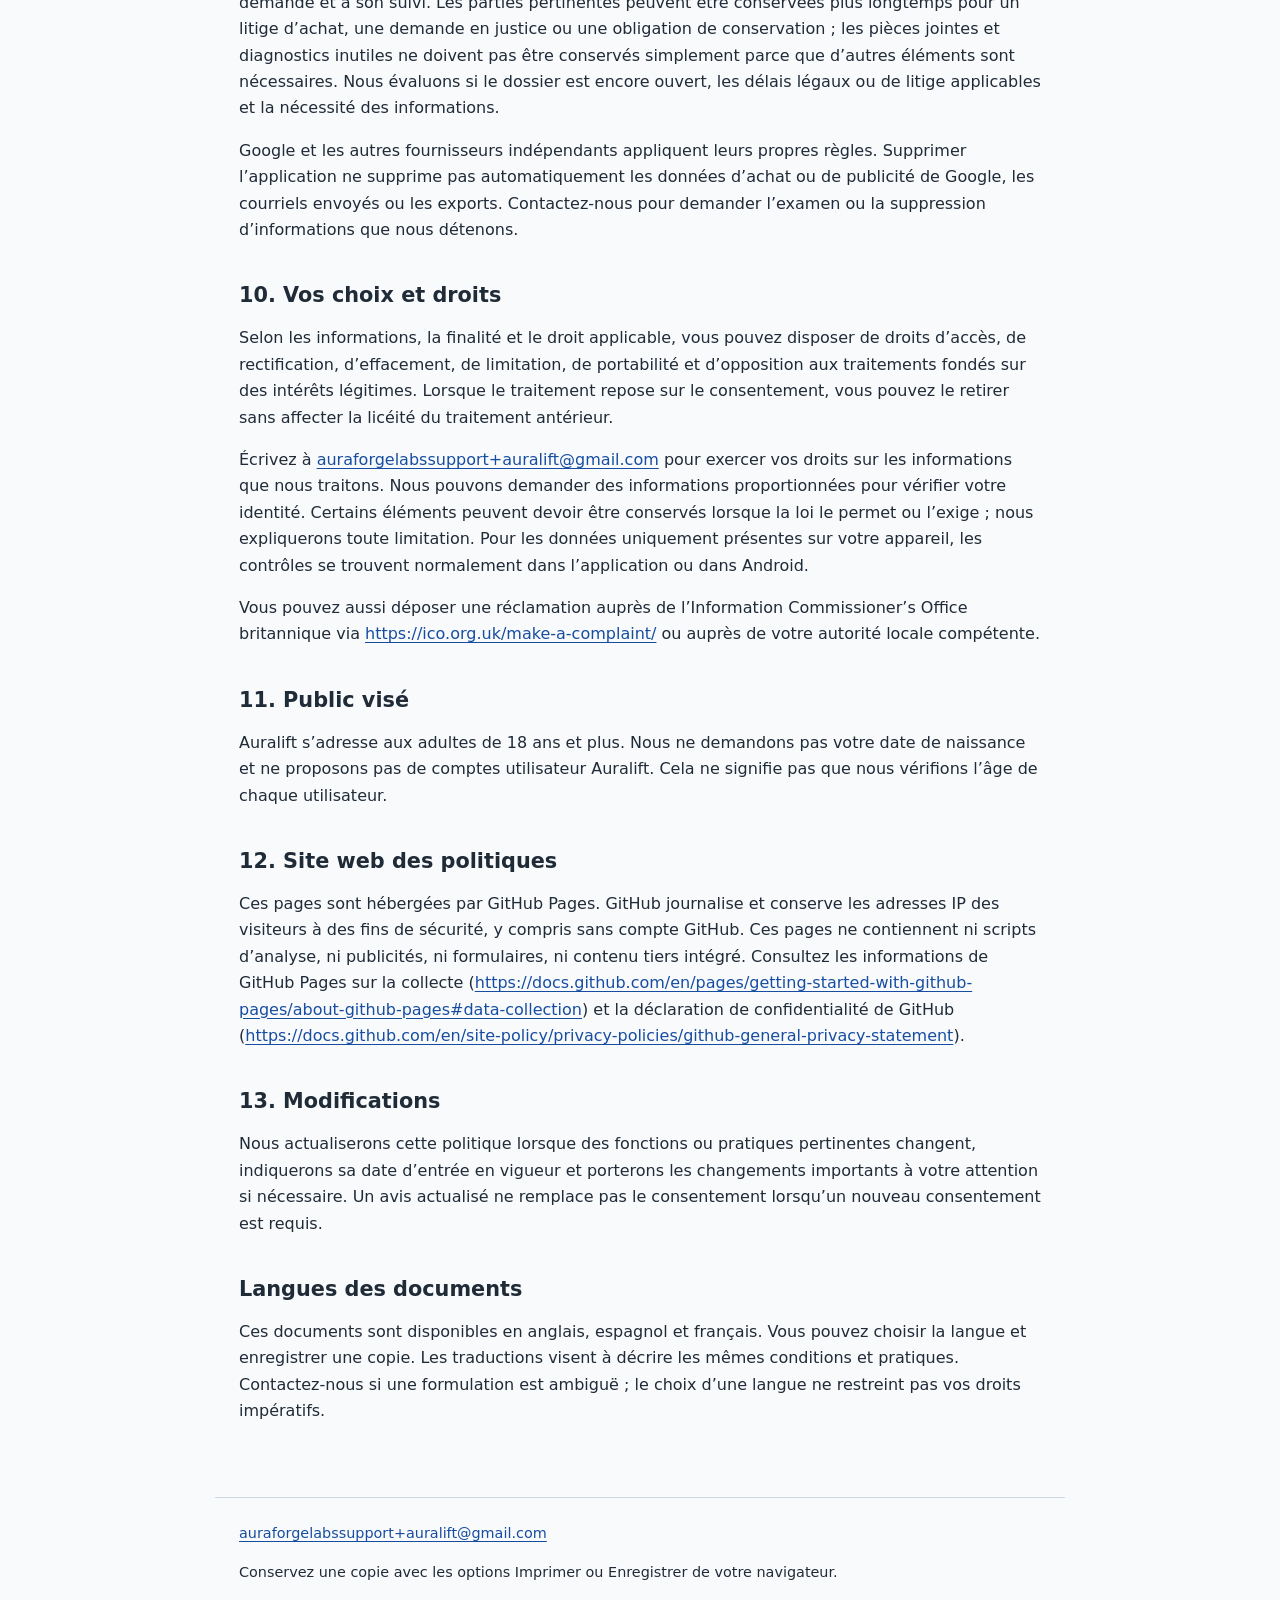
<file: privacy-fr.html>
<!doctype html>
<html lang="fr">
<head><meta charset="utf-8"><meta name="viewport" content="width=device-width, initial-scale=1">
<title>Politique de confidentialité | Auralift</title><link rel="stylesheet" href="styles.css"></head>
<body>
<a class="skip" href="#main">Aller au contenu</a>
<header><a class="brand" href="index.html">Auralift</a><nav aria-label="Auralift"><a href="privacy-fr.html">Politique de confidentialité</a><a href="terms-fr.html">Conditions d’utilisation</a></nav></header>
<main id="main">
<nav aria-label="Langue du document"><a href="privacy.html" lang="en" hreflang="en">English</a> <a href="privacy-es.html" lang="es" hreflang="es">Español</a> <a href="privacy-fr.html" lang="fr" hreflang="fr" aria-current="page">Français</a></nav>
<h1>Politique de confidentialité</h1>
<p>Date d’entrée en vigueur : 16 octobre 2026</p>
<h2>1. Qui sommes-nous ?</h2>
<p>Auralift est un utilitaire audio Android exploité par Jamie Wardle, exerçant sous le nom commercial AuraForge Labs. Cet exploitant est responsable des données personnelles que nous traitons comme décrit ci-dessous. « Auralift », « nous » et « notre » désignent cet exploitant. Les coordonnées complètes du fournisseur, y compris l’adresse géographique de l’entreprise, sont disponibles sur la fiche Google Play d’Auralift : <a href="https://play.google.com/store/apps/details?id=com.jamiewardle.auralift">https://play.google.com/store/apps/details?id=com.jamiewardle.auralift</a></p>
<p>Pour toute question de confidentialité ou d’assistance, écrivez à <a href="mailto:auraforgelabssupport+auralift@gmail.com">auraforgelabssupport+auralift@gmail.com</a>.</p>
<p>Cette politique couvre l’édition publique Google Play d’Auralift. L’édition de test Owner, distincte, exclut les SDK de facturation et de publicité et ne possède pas d’autorisation internet ; son traitement audio, ses préférences et son enregistrement d’acceptation restent locaux. Les courriels et exports lancés par l’utilisateur passent par le fournisseur externe choisi. Google et d’autres fournisseurs traitent également des informations via leurs propres services, comme expliqué ci-dessous.</p>
<h2>2. Traitement audio et autorisations de l’appareil</h2>
<p>Auralift applique les effets audio Android compatibles sur votre appareil. Son moteur audio ne nous transmet pas ce que vous écoutez et n’enregistre pas les conversations. Nous n’exploitons pas de serveur de stockage audio Auralift.</p>
<p>Le visualiseur facultatif utilise les fonctions de visualisation audio d’Android. Android exige pour cela l’autorisation nommée « Enregistrer de l’audio ». Auralift l’utilise pour afficher des informations issues de la sortie audio, et non pour enregistrer le microphone. Les données de visualisation sont traitées temporairement en mémoire pendant l’utilisation du visualiseur ; elles ne sont ni enregistrées ni transmises à nous.</p>
<p>Les autres autorisations permettent les commandes audio, la notification du service actif, les notifications et vibrations facultatives et le lecteur facultatif affiché au-dessus d’autres applications. Le lecteur flottant peut rester visible lorsque l’amplification est arrêtée ; son affichage ne nous donne aucun enregistrement de votre écran ni du contenu d’autres applications. Le rappel facultatif au redémarrage utilise un événement de démarrage pour proposer un rappel, au lieu de lancer automatiquement une session audio.</p>
<p>Vous pouvez gérer les autorisations dans les paramètres Android. Refuser une autorisation facultative affecte la fonction concernée ; il n’est pas nécessaire de toutes les accorder pour utiliser l’application.</p>
<h2>3. Réglages, profils et autres informations sur votre appareil</h2>
<p>Auralift conserve dans son stockage les réglages audio, l’apparence, les profils enregistrés, les configurations de sortie et les préférences de minuterie. Elle conserve aussi les informations nécessaires pour mémoriser l’accès acheté et l’expiration d’un Ad Pass ou d’une heure Pro gratuite, et si cette installation a déjà utilisé son heure gratuite ou, au cours du dernier jour, une heure gratuite offerte faute de publicité disponible. Ces informations restent sur votre appareil. Nous ne recevons pas ces réglages par un compte Auralift ou un service de synchronisation cloud ; l’application ne possède ni l’un ni l’autre.</p>
<p>Lorsque vous choisissez Accepter et continuer, Auralift conserve la version acceptée des conditions, la langue et une empreinte identifiant le document exact, la version de l’application et son code de version, ainsi que la date et l’heure indiquées par votre appareil. Cet enregistrement reste dans le stockage local privé, est exclu des sauvegardes et n’est transmis ni à nous ni aux services publicitaires ou d’analyse. Il mémorise votre choix ; il ne vérifie ni votre identité ni l’exactitude de l’horloge. Une acceptation ultérieure remplace cet enregistrement ; effacer les données ou désinstaller l’application le supprime.</p>
<p>Vous pouvez enregistrer une copie des conditions ou de la politique avec le sélecteur de fichiers Android. La copie n’inclut pas votre enregistrement d’acceptation. Le fournisseur de destination choisi peut utiliser un stockage cloud.</p>
<p>L’application désactive la sauvegarde Android habituelle de ses données. Les profils exportés sont des fichiers distincts. Le fournisseur de fichiers ou de stockage cloud choisi détermine leur emplacement et les personnes pouvant y accéder. Désinstaller Auralift ne supprime pas ces fichiers exportés.</p>
<p>L’édition publique conserve aussi un compteur local des démarrages de Boost, si notre invitation à évaluer a ouvert la boutique et les dates de report des invitations à évaluer ou à mettre à jour. Ces données de gestion des invitations restent sur votre appareil et ne sont pas transmises. Les statistiques facultatives sont décrites séparément à la section 6a.</p>
<h2>4. Achats et Google Play</h2>
<p>Google Play gère le paiement et les informations de facturation. Auralift reçoit les informations nécessaires pour vérifier et restaurer l’accès, comme le produit, l’état de l’achat, le jeton d’achat et le justificatif signé. Une copie est conservée en privé sur votre appareil pour reconnaître l’accès hors connexion. L’application ne nous transmet pas les coordonnées complètes de votre carte bancaire.</p>
<p>Si vous nous contactez pour un achat, nous pouvons utiliser votre message, la référence de commande Google Play et les informations disponibles sur la commande pour examiner le problème. Google Play peut nous fournir des données de transaction dans ses outils pour développeurs, notamment l’état, le montant et les coordonnées de l’acheteur lorsqu’elles sont fournies. Nous les utilisons pour l’assistance liée aux achats, les remboursements, la prévention de la fraude et les registres requis.</p>
<p>Google traite aussi des informations pour ses services de facturation et de boutique selon ses propres politiques : <a href="https://policies.google.com/privacy">https://policies.google.com/privacy</a>.</p>
<p>Google Play gère également les évaluations facultatives et les mises à jour. Si vous envoyez un avis, Google le traite selon ses propres politiques ; un avis publié peut être visible par d’autres personnes et par nous sur la boutique. Google gère la disponibilité, le téléchargement et l’installation des mises à jour. Auralift ne reçoit pas votre note par son invitation et ne possède pas de serveur de mise à jour propre.</p>
<h2>5. Publicité récompensée facultative</h2>
<p>Vous pouvez choisir de regarder une publicité récompensée pour obtenir un Ad Pass temporaire lorsque cette option est disponible. Aucune publicité n’est exigée pour utiliser les fonctions audio gratuites. Choisir de regarder une publicité est distinct des choix de confidentialité demandés dans le formulaire de consentement.</p>
<p>Après votre acceptation des conditions de l’application, Auralift peut contacter le service de consentement de Google à l’ouverture pour déterminer les choix de confidentialité publicitaire applicables et les proposer dans les paramètres, y compris aux utilisateurs américains concernés qui n’ont jamais demandé d’Ad Pass. Lorsque vous demandez un Ad Pass, le service recueille ou actualise les choix applicables et affiche un formulaire de consentement si nécessaire. L’application ne demande des publicités que si ses vérifications de consentement le permettent et si vous utilisez Ad Pass.</p>
<p>Le SDK publicitaire de Google peut collecter et partager les adresses IP, la localisation approximative déduite de l’IP, les interactions avec l’application et les publicités, les diagnostics et les identifiants de l’appareil ou liés au compte lorsqu’ils sont disponibles. Google décrit des usages tels que la publicité, la mesure et la prévention de la fraude. Les publicités et leur mesure peuvent impliquer Google et des partenaires identifiés dans les informations de consentement applicables.</p>
<p>Informations sur le SDK publicitaire de Google : <a href="https://developers.google.com/admob/android/next-gen/privacy/play-data-disclosure">https://developers.google.com/admob/android/next-gen/privacy/play-data-disclosure</a></p>
<p>Utilisation des informations issues d’applications partenaires par Google : <a href="https://policies.google.com/technologies/partner-sites">https://policies.google.com/technologies/partner-sites</a></p>
<p>Lorsqu’elles sont proposées, les options de confidentialité publicitaire permettent de revoir ou modifier vos choix. Android propose aussi des contrôles de l’identifiant publicitaire. Refuser ou retirer le consentement peut affecter la disponibilité ou le type de publicités et d’Ad Pass, sans supprimer les fonctions audio gratuites. La publicité non personnalisée peut également impliquer un traitement de données.</p>
<p>Acheter Pro supprime la nécessité d’utiliser les publicités récompensées. Cela n’efface pas rétroactivement les informations reçues par Google ou d’autres fournisseurs, ne retire pas le code de leurs SDK de l’application installée et ne garantit pas qu’un SDK déjà initialisé arrête immédiatement toute activité en arrière-plan.</p>
<h2>6. Retours, courriels et rapports de qualité</h2>
<p>Si vous nous écrivez, nous recevons votre adresse électronique, votre message et les pièces jointes ou autres informations envoyées. Notre boîte d’assistance est hébergée par Google. Envoyez uniquement les informations nécessaires pour expliquer le problème, sans mot de passe, coordonnées complètes de carte ni données sensibles inutiles.</p>
<p>La fonction Commentaires et assistance prépare un brouillon adressé à <a href="mailto:auraforgelabssupport+auralift@gmail.com">auraforgelabssupport+auralift@gmail.com</a>. Vous le relisez dans votre application de messagerie et décidez de l’envoyer ou non. Il comprend votre message et la version de l’application ; les diagnostics facultatifs peuvent ajouter des informations sur l’appareil, Android et la configuration audio. Une pièce jointe n’est incluse que si vous la choisissez. Votre fournisseur de messagerie assure la transmission. L’application ne nous transmet pas silencieusement ces retours.</p>
<p>Google peut nous fournir séparément des informations de qualité Android via Play Console, dont des rapports de plantage et de performance recueillis selon les réglages Google/Android de l’utilisateur. Cela est distinct d’un message Auralift. </p>
<p>Android vitals : <a href="https://developer.android.com/topic/performance/vitals">https://developer.android.com/topic/performance/vitals</a></p>
<h2>6a. Statistiques facultatives et invitations Google Play</h2>
<p>À partir de la version 1.0.2, l’édition Google Play inclut Google Analytics pour Firebase. La collecte est désactivée jusqu’à votre choix Autoriser les statistiques. Refuser n’affecte pas Boost, l’égaliseur, les achats ni les pass publicitaires. Ce choix est indépendant des conditions et des choix publicitaires. Vous pouvez le modifier dans Paramètres → Statistiques facultatives.</p>
<p>Si vous l’activez, Google traite des identifiants d’instance de l’app, des informations sur l’appareil et l’app (système, modèle, version et langue), une position approximative issue des informations réseau, les sessions et interactions et les événements d’achat. Auralift ajoute des événements d’utilisation de Boost et de l’égaliseur, des catégories de réglages, des visites de menus, des annonces récompensées terminées et des catégories de produits achetés. Ils nous aident à comprendre l’utilisation et la rétention et à améliorer l’app. Nous n’envoyons ni audio, enregistrements, titres, fichiers multimédias, noms de profils, adresses e-mail, données de paiement ni jetons d’achat dans ces événements. Nous ne définissons pas d’ID utilisateur. La collecte de l’identifiant publicitaire et la personnalisation publicitaire sont désactivées dans Analytics ; le SDK publicitaire distinct respecte les choix décrits ci-dessus.</p>
<p>Cette collecte facultative repose sur votre consentement. La désactiver arrête les collectes futures et réinitialise les données Analytics du SDK sur cet appareil ; cela n’efface pas automatiquement les données déjà reçues par Google. Contactez-nous pour toute demande à leur sujet. Google traite les données via Google Analytics : <a href="https://policies.google.com/privacy">https://policies.google.com/privacy</a> et <a href="https://support.google.com/analytics/answer/6004245">https://support.google.com/analytics/answer/6004245</a>. La conservation dépend des paramètres de notre propriété Analytics ; les rapports agrégés suivent des règles distinctes. Un traitement international peut avoir lieu avec les garanties Google décrites à la section 8. Cette version n’inclut pas de SDK Crashlytics distinct.</p>
<p>L’invitation ouvre la fiche Google Play uniquement si vous appuyez sur Évaluer sur Google Play. Pas maintenant ou fermer l’invitation la reporte de sept jours. Nous ne demandons pas si votre opinion est positive, ne proposons pas de récompense et ne savons pas si vous avez publié une évaluation. Les mises à jour flexibles utilisent Google Play ; installer une mise à jour téléchargée exige votre action avec Boost et l’égaliseur désactivés.</p>
<h2>7. Pourquoi nous utilisons des données personnelles</h2>
<p>Lorsque le droit britannique de la protection des données s’applique à notre traitement, nous utilisons les bases suivantes :</p>
<p>Fourniture de l’accès acheté et assistance nécessaire aux achats : exécution de notre contrat avec vous.</p>
<p>Réponse aux demandes générales, examen des problèmes et prévention des abus : intérêts légitimes à assister les utilisateurs et maintenir un service fiable, mis en balance avec vos droits.</p>
<p>Conservation des registres exigés par la loi : respect d’une obligation légale.</p>
<p>Présentation ou défense de demandes en justice : intérêts légitimes à protéger des droits légaux, lorsque cela est approprié.</p>
<p>Traitement publicitaire facultatif nécessitant un consentement : votre consentement via les contrôles de confidentialité applicables.</p>
<p>Google décrit ses propres finalités et bases juridiques dans ses avis. Le recours à une base juridique de notre part n’autorise pas toutes les activités d’un autre fournisseur. Nous ne prenons pas à votre sujet de décisions produisant des effets juridiques ou des effets significatifs similaires fondées exclusivement sur un traitement automatisé.</p>
<h2>8. Partage, sécurité et traitement international</h2>
<p>Nous n’exerçons pas une activité de vente de messages d’assistance ou de profils audio enregistrés. Les fournisseurs décrits peuvent néanmoins traiter des informations, notamment Google Play, les services publicitaires de Google, notre fournisseur de messagerie et tout service choisi pour partager ou exporter. Nous pouvons communiquer des informations nécessaires à des conseillers ou autorités lorsque cela est raisonnablement requis pour des obligations ou demandes légales.</p>
<p>Nous utilisons les protections du stockage Android et des services par lesquels nous traitons les informations, et limitons les données d’assistance au nécessaire. Google indique que son SDK publicitaire chiffre les données pendant leur transmission. Aucun procédé de stockage ou de transmission ne garantit une sécurité absolue.</p>
<p>Les fournisseurs peuvent traiter des données hors du Royaume-Uni. Google explique ses mécanismes de transfert international, notamment les décisions d’adéquation et garanties contractuelles pertinentes, à l’adresse <a href="https://policies.google.com/privacy/frameworks">https://policies.google.com/privacy/frameworks</a>. Lorsque nous organisons un transfert soumis à restrictions, nous devons utiliser un mécanisme légal applicable. Contactez-nous pour connaître les dispositifs concernant les informations que nous détenons.</p>
<h2>9. Durée de conservation</h2>
<p>Les préférences locales et données en cache restent conservées jusqu’à leur remplacement, leur suppression par les commandes disponibles ou leur effacement en vidant le stockage ou en désinstallant l’application. Les données temporaires du visualiseur ne sont pas conservées sous forme d’enregistrement. Les exports restent à l’emplacement choisi jusqu’à leur suppression à cet endroit.</p>
<p>Nous conservons les échanges d’assistance tant qu’ils sont nécessaires à la résolution de la demande et à son suivi. Les parties pertinentes peuvent être conservées plus longtemps pour un litige d’achat, une demande en justice ou une obligation de conservation ; les pièces jointes et diagnostics inutiles ne doivent pas être conservés simplement parce que d’autres éléments sont nécessaires. Nous évaluons si le dossier est encore ouvert, les délais légaux ou de litige applicables et la nécessité des informations.</p>
<p>Google et les autres fournisseurs indépendants appliquent leurs propres règles. Supprimer l’application ne supprime pas automatiquement les données d’achat ou de publicité de Google, les courriels envoyés ou les exports. Contactez-nous pour demander l’examen ou la suppression d’informations que nous détenons.</p>
<h2>10. Vos choix et droits</h2>
<p>Selon les informations, la finalité et le droit applicable, vous pouvez disposer de droits d’accès, de rectification, d’effacement, de limitation, de portabilité et d’opposition aux traitements fondés sur des intérêts légitimes. Lorsque le traitement repose sur le consentement, vous pouvez le retirer sans affecter la licéité du traitement antérieur.</p>
<p>Écrivez à <a href="mailto:auraforgelabssupport+auralift@gmail.com">auraforgelabssupport+auralift@gmail.com</a> pour exercer vos droits sur les informations que nous traitons. Nous pouvons demander des informations proportionnées pour vérifier votre identité. Certains éléments peuvent devoir être conservés lorsque la loi le permet ou l’exige ; nous expliquerons toute limitation. Pour les données uniquement présentes sur votre appareil, les contrôles se trouvent normalement dans l’application ou dans Android.</p>
<p>Vous pouvez aussi déposer une réclamation auprès de l’Information Commissioner’s Office britannique via <a href="https://ico.org.uk/make-a-complaint/">https://ico.org.uk/make-a-complaint/</a> ou auprès de votre autorité locale compétente.</p>
<h2>11. Public visé</h2>
<p>Auralift s’adresse aux adultes de 18 ans et plus. Nous ne demandons pas votre date de naissance et ne proposons pas de comptes utilisateur Auralift. Cela ne signifie pas que nous vérifions l’âge de chaque utilisateur.</p>
<h2>12. Site web des politiques</h2>
<p>Ces pages sont hébergées par GitHub Pages. GitHub journalise et conserve les adresses IP des visiteurs à des fins de sécurité, y compris sans compte GitHub. Ces pages ne contiennent ni scripts d’analyse, ni publicités, ni formulaires, ni contenu tiers intégré. Consultez les informations de GitHub Pages sur la collecte (<a href="https://docs.github.com/en/pages/getting-started-with-github-pages/about-github-pages#data-collection">https://docs.github.com/en/pages/getting-started-with-github-pages/about-github-pages#data-collection</a>) et la déclaration de confidentialité de GitHub (<a href="https://docs.github.com/en/site-policy/privacy-policies/github-general-privacy-statement">https://docs.github.com/en/site-policy/privacy-policies/github-general-privacy-statement</a>).</p>
<h2>13. Modifications</h2>
<p>Nous actualiserons cette politique lorsque des fonctions ou pratiques pertinentes changent, indiquerons sa date d’entrée en vigueur et porterons les changements importants à votre attention si nécessaire. Un avis actualisé ne remplace pas le consentement lorsqu’un nouveau consentement est requis.</p>
<h2>Langues des documents</h2>
<p>Ces documents sont disponibles en anglais, espagnol et français. Vous pouvez choisir la langue et enregistrer une copie. Les traductions visent à décrire les mêmes conditions et pratiques. Contactez-nous si une formulation est ambiguë ; le choix d’une langue ne restreint pas vos droits impératifs.</p>
</main>
<footer><a href="mailto:auraforgelabssupport+auralift@gmail.com">auraforgelabssupport+auralift@gmail.com</a><p>Conservez une copie avec les options Imprimer ou Enregistrer de votre navigateur.</p></footer>
</body></html>
</file>
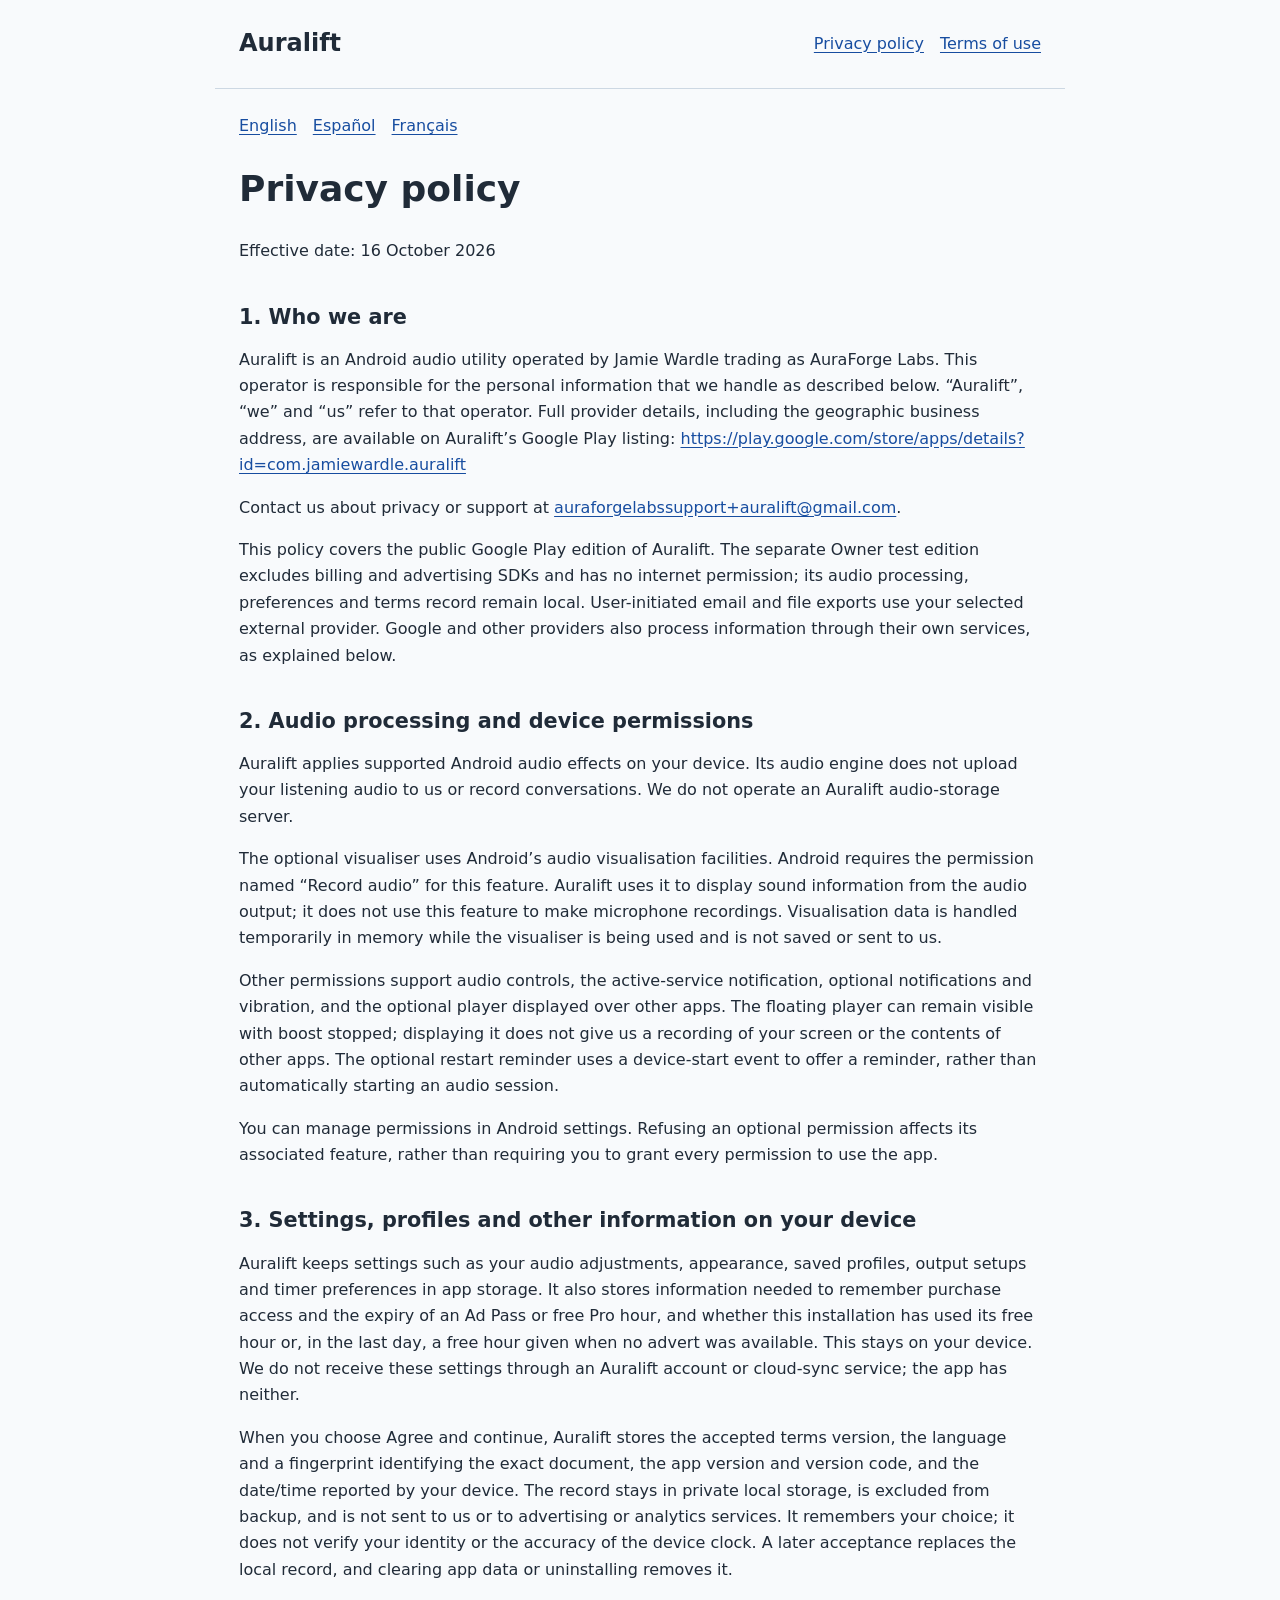
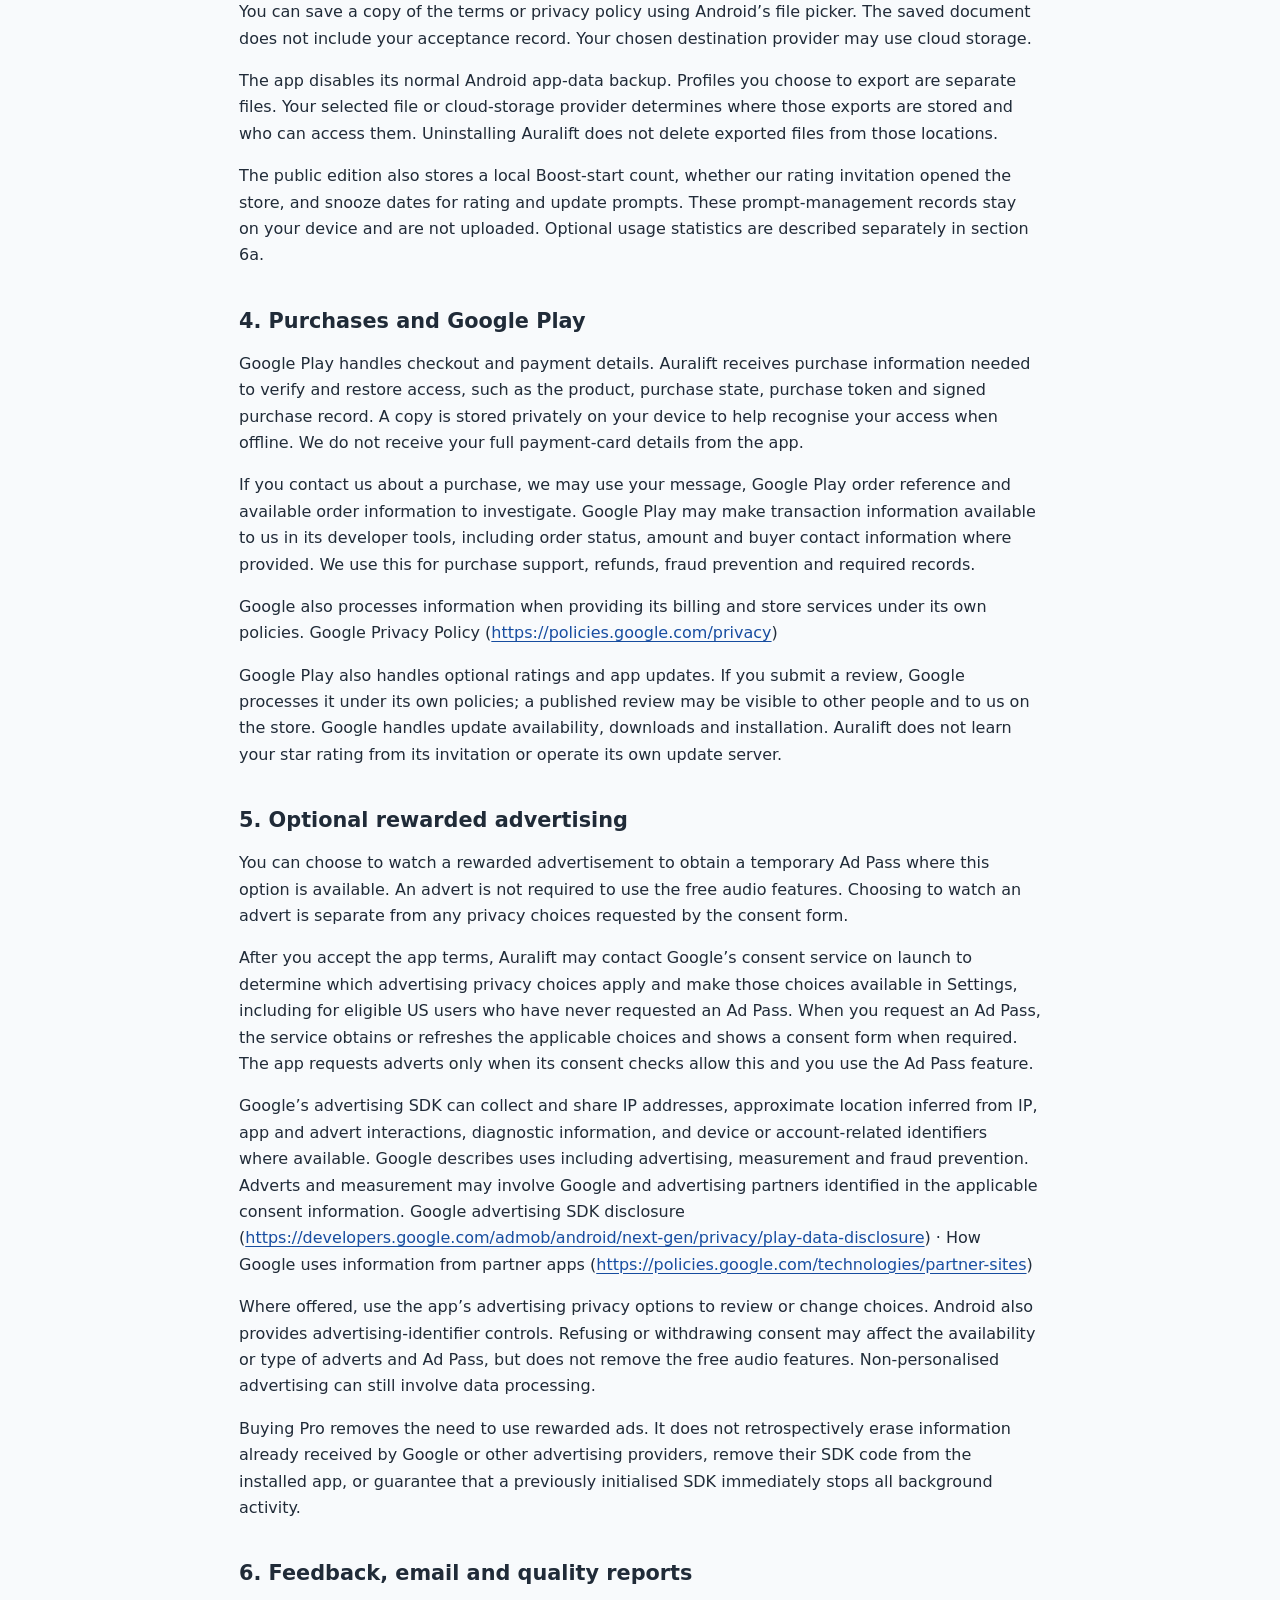
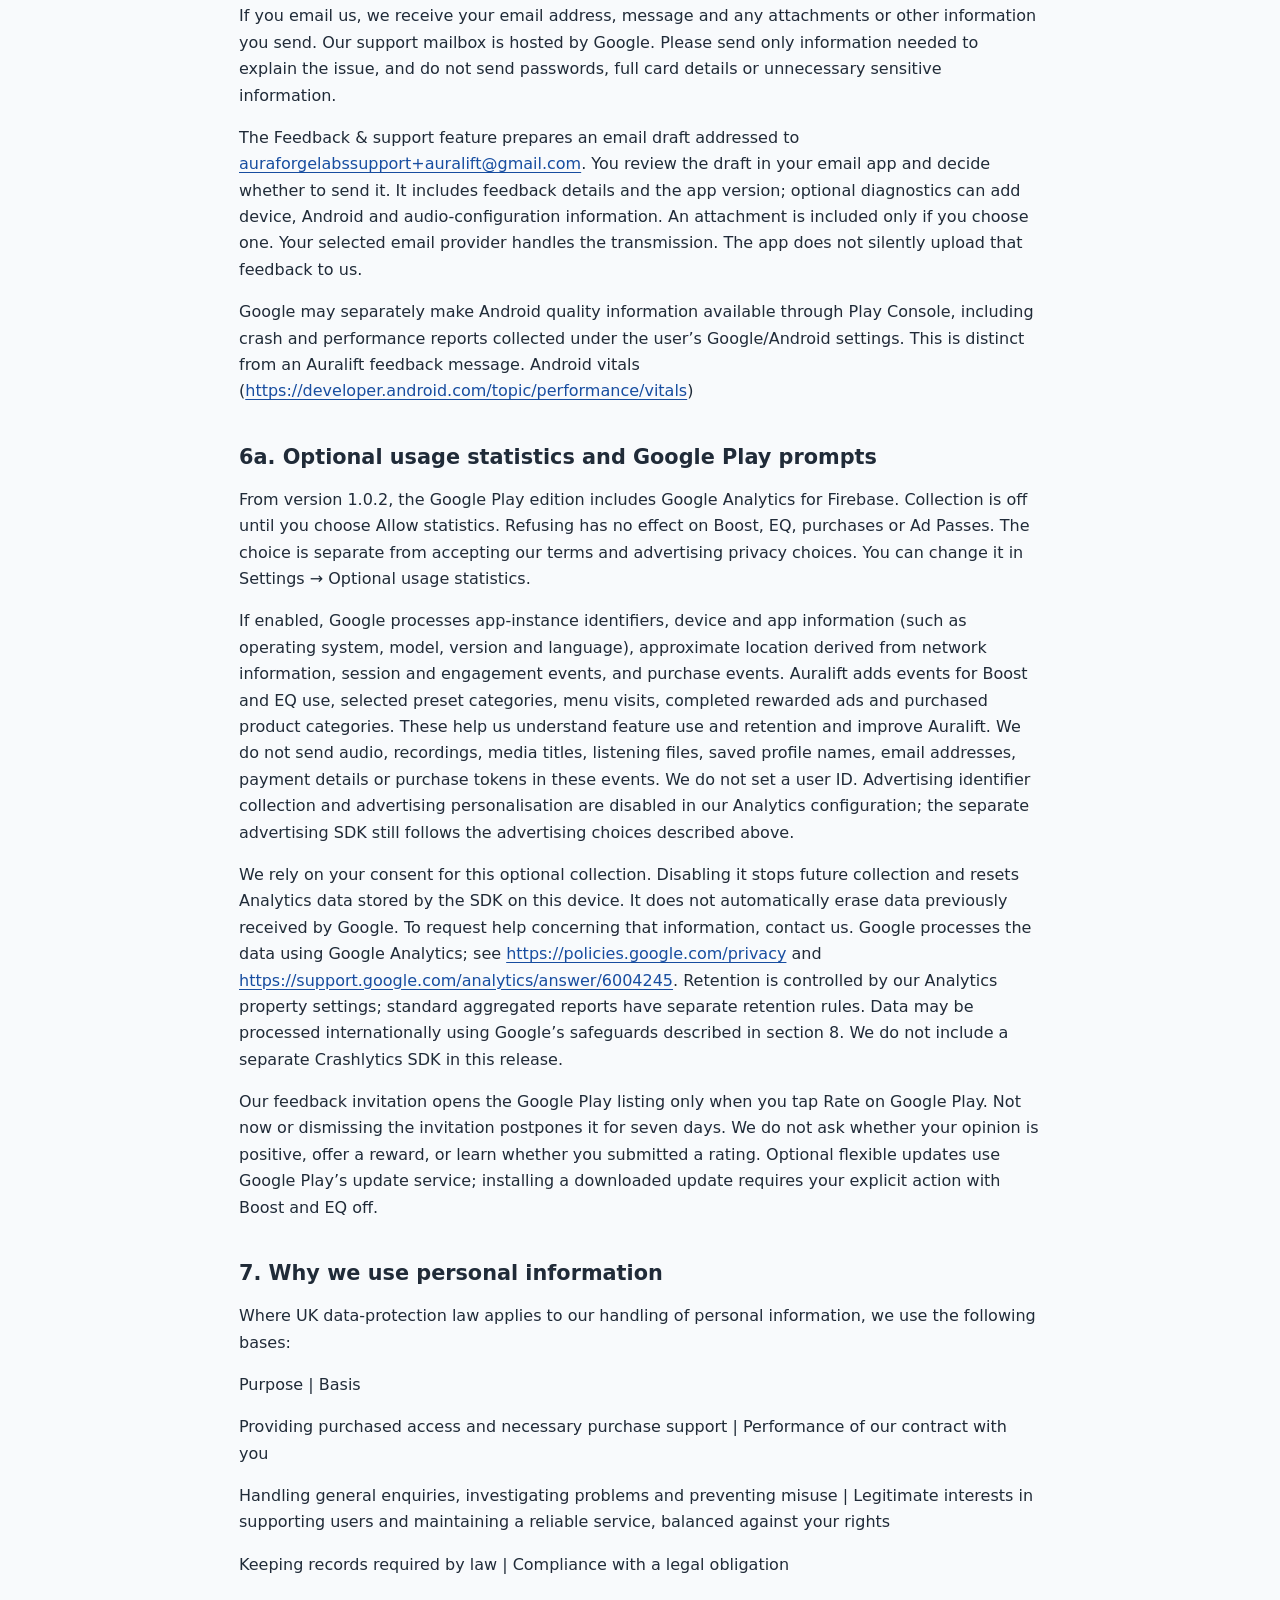
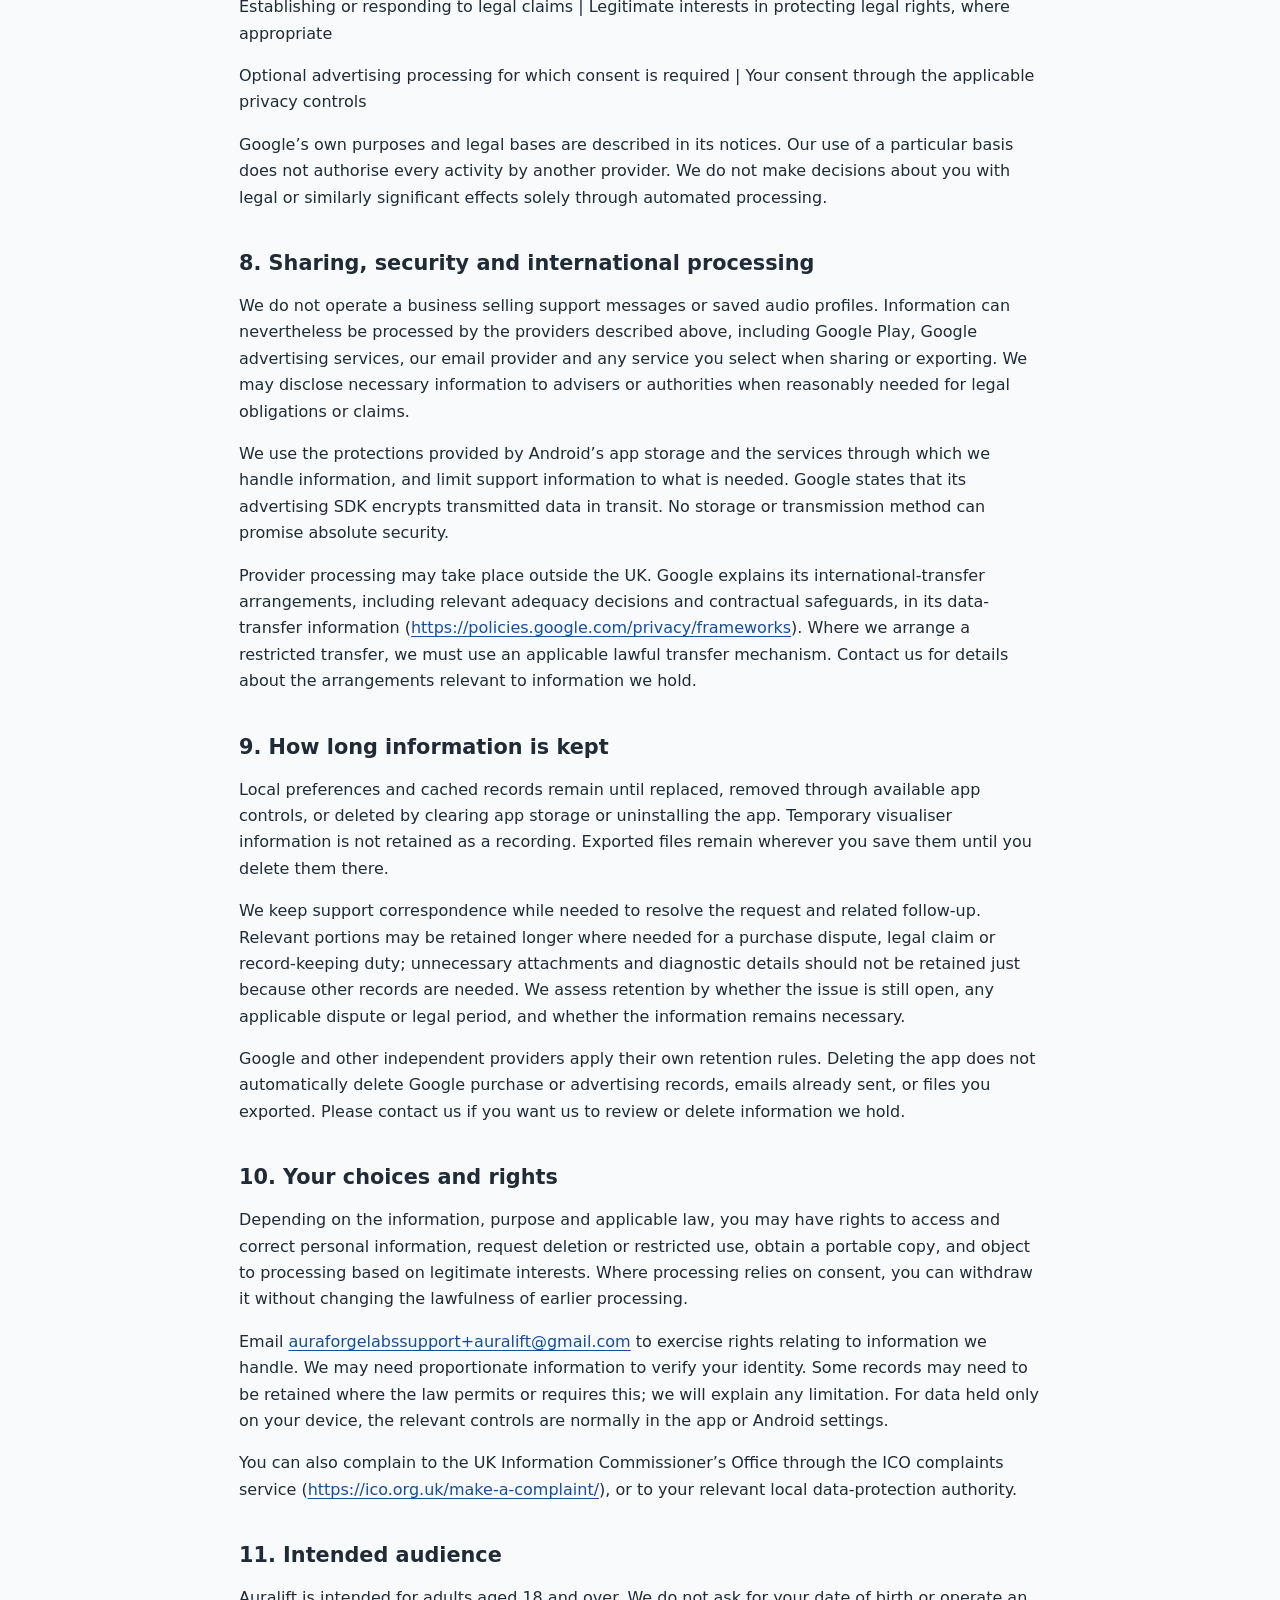
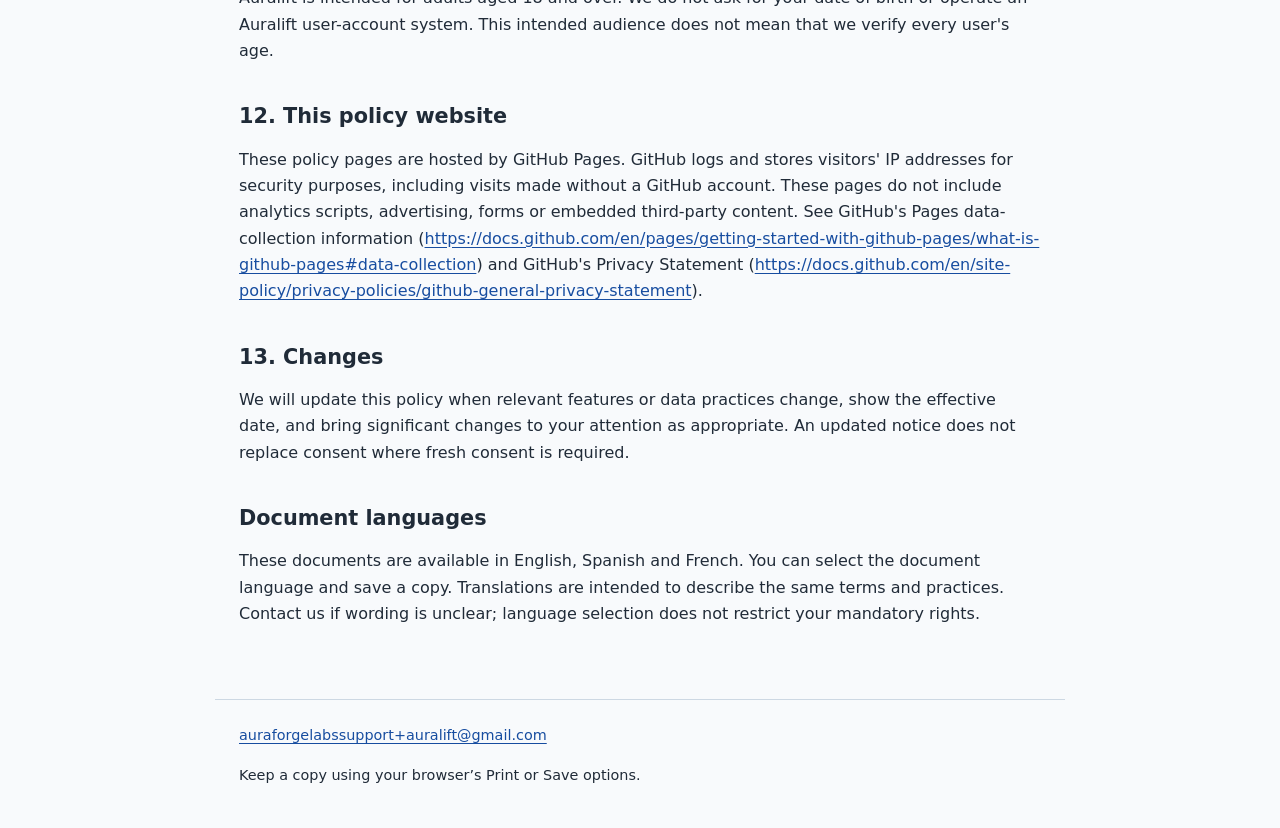
<file: privacy.html>
<!doctype html>
<html lang="en">
<head><meta charset="utf-8"><meta name="viewport" content="width=device-width, initial-scale=1">
<title>Privacy policy | Auralift</title><link rel="stylesheet" href="styles.css"></head>
<body>
<a class="skip" href="#main">Skip to content</a>
<header><a class="brand" href="index.html">Auralift</a><nav aria-label="Auralift"><a href="privacy.html">Privacy policy</a><a href="terms.html">Terms of use</a></nav></header>
<main id="main">
<nav aria-label="Document language"><a href="privacy.html" lang="en" hreflang="en" aria-current="page">English</a> <a href="privacy-es.html" lang="es" hreflang="es">Español</a> <a href="privacy-fr.html" lang="fr" hreflang="fr">Français</a></nav>
<h1>Privacy policy</h1>
<p>Effective date: 16 October 2026</p>
<h2>1. Who we are</h2>
<p>Auralift is an Android audio utility operated by Jamie Wardle trading as AuraForge Labs. This operator is responsible for the personal information that we handle as described below. “Auralift”, “we” and “us” refer to that operator. Full provider details, including the geographic business address, are available on Auralift’s Google Play listing: <a href="https://play.google.com/store/apps/details?id=com.jamiewardle.auralift">https://play.google.com/store/apps/details?id=com.jamiewardle.auralift</a></p>
<p>Contact us about privacy or support at <a href="mailto:auraforgelabssupport+auralift@gmail.com">auraforgelabssupport+auralift@gmail.com</a>.</p>
<p>This policy covers the public Google Play edition of Auralift. The separate Owner test edition excludes billing and advertising SDKs and has no internet permission; its audio processing, preferences and terms record remain local. User-initiated email and file exports use your selected external provider. Google and other providers also process information through their own services, as explained below.</p>
<h2>2. Audio processing and device permissions</h2>
<p>Auralift applies supported Android audio effects on your device. Its audio engine does not upload your listening audio to us or record conversations. We do not operate an Auralift audio-storage server.</p>
<p>The optional visualiser uses Android’s audio visualisation facilities. Android requires the permission named “Record audio” for this feature. Auralift uses it to display sound information from the audio output; it does not use this feature to make microphone recordings. Visualisation data is handled temporarily in memory while the visualiser is being used and is not saved or sent to us.</p>
<p>Other permissions support audio controls, the active-service notification, optional notifications and vibration, and the optional player displayed over other apps. The floating player can remain visible with boost stopped; displaying it does not give us a recording of your screen or the contents of other apps. The optional restart reminder uses a device-start event to offer a reminder, rather than automatically starting an audio session.</p>
<p>You can manage permissions in Android settings. Refusing an optional permission affects its associated feature, rather than requiring you to grant every permission to use the app.</p>
<h2>3. Settings, profiles and other information on your device</h2>
<p>Auralift keeps settings such as your audio adjustments, appearance, saved profiles, output setups and timer preferences in app storage. It also stores information needed to remember purchase access and the expiry of an Ad Pass or free Pro hour, and whether this installation has used its free hour or, in the last day, a free hour given when no advert was available. This stays on your device. We do not receive these settings through an Auralift account or cloud-sync service; the app has neither.</p>
<p>When you choose Agree and continue, Auralift stores the accepted terms version, the language and a fingerprint identifying the exact document, the app version and version code, and the date/time reported by your device. The record stays in private local storage, is excluded from backup, and is not sent to us or to advertising or analytics services. It remembers your choice; it does not verify your identity or the accuracy of the device clock. A later acceptance replaces the local record, and clearing app data or uninstalling removes it.</p>
<p>You can save a copy of the terms or privacy policy using Android’s file picker. The saved document does not include your acceptance record. Your chosen destination provider may use cloud storage.</p>
<p>The app disables its normal Android app-data backup. Profiles you choose to export are separate files. Your selected file or cloud-storage provider determines where those exports are stored and who can access them. Uninstalling Auralift does not delete exported files from those locations.</p>
<p>The public edition also stores a local Boost-start count, whether our rating invitation opened the store, and snooze dates for rating and update prompts. These prompt-management records stay on your device and are not uploaded. Optional usage statistics are described separately in section 6a.</p>
<h2>4. Purchases and Google Play</h2>
<p>Google Play handles checkout and payment details. Auralift receives purchase information needed to verify and restore access, such as the product, purchase state, purchase token and signed purchase record. A copy is stored privately on your device to help recognise your access when offline. We do not receive your full payment-card details from the app.</p>
<p>If you contact us about a purchase, we may use your message, Google Play order reference and available order information to investigate. Google Play may make transaction information available to us in its developer tools, including order status, amount and buyer contact information where provided. We use this for purchase support, refunds, fraud prevention and required records.</p>
<p>Google also processes information when providing its billing and store services under its own policies. Google Privacy Policy (<a href="https://policies.google.com/privacy">https://policies.google.com/privacy</a>)</p>
<p>Google Play also handles optional ratings and app updates. If you submit a review, Google processes it under its own policies; a published review may be visible to other people and to us on the store. Google handles update availability, downloads and installation. Auralift does not learn your star rating from its invitation or operate its own update server.</p>
<h2>5. Optional rewarded advertising</h2>
<p>You can choose to watch a rewarded advertisement to obtain a temporary Ad Pass where this option is available. An advert is not required to use the free audio features. Choosing to watch an advert is separate from any privacy choices requested by the consent form.</p>
<p>After you accept the app terms, Auralift may contact Google’s consent service on launch to determine which advertising privacy choices apply and make those choices available in Settings, including for eligible US users who have never requested an Ad Pass. When you request an Ad Pass, the service obtains or refreshes the applicable choices and shows a consent form when required. The app requests adverts only when its consent checks allow this and you use the Ad Pass feature.</p>
<p>Google’s advertising SDK can collect and share IP addresses, approximate location inferred from IP, app and advert interactions, diagnostic information, and device or account-related identifiers where available. Google describes uses including advertising, measurement and fraud prevention. Adverts and measurement may involve Google and advertising partners identified in the applicable consent information. Google advertising SDK disclosure (<a href="https://developers.google.com/admob/android/next-gen/privacy/play-data-disclosure">https://developers.google.com/admob/android/next-gen/privacy/play-data-disclosure</a>) · How Google uses information from partner apps (<a href="https://policies.google.com/technologies/partner-sites">https://policies.google.com/technologies/partner-sites</a>)</p>
<p>Where offered, use the app’s advertising privacy options to review or change choices. Android also provides advertising-identifier controls. Refusing or withdrawing consent may affect the availability or type of adverts and Ad Pass, but does not remove the free audio features. Non-personalised advertising can still involve data processing.</p>
<p>Buying Pro removes the need to use rewarded ads. It does not retrospectively erase information already received by Google or other advertising providers, remove their SDK code from the installed app, or guarantee that a previously initialised SDK immediately stops all background activity.</p>
<h2>6. Feedback, email and quality reports</h2>
<p>If you email us, we receive your email address, message and any attachments or other information you send. Our support mailbox is hosted by Google. Please send only information needed to explain the issue, and do not send passwords, full card details or unnecessary sensitive information.</p>
<p>The Feedback &amp; support feature prepares an email draft addressed to <a href="mailto:auraforgelabssupport+auralift@gmail.com">auraforgelabssupport+auralift@gmail.com</a>. You review the draft in your email app and decide whether to send it. It includes feedback details and the app version; optional diagnostics can add device, Android and audio-configuration information. An attachment is included only if you choose one. Your selected email provider handles the transmission. The app does not silently upload that feedback to us.</p>
<p>Google may separately make Android quality information available through Play Console, including crash and performance reports collected under the user’s Google/Android settings. This is distinct from an Auralift feedback message. Android vitals (<a href="https://developer.android.com/topic/performance/vitals">https://developer.android.com/topic/performance/vitals</a>)</p>
<h2>6a. Optional usage statistics and Google Play prompts</h2>
<p>From version 1.0.2, the Google Play edition includes Google Analytics for Firebase. Collection is off until you choose Allow statistics. Refusing has no effect on Boost, EQ, purchases or Ad Passes. The choice is separate from accepting our terms and advertising privacy choices. You can change it in Settings → Optional usage statistics.</p>
<p>If enabled, Google processes app-instance identifiers, device and app information (such as operating system, model, version and language), approximate location derived from network information, session and engagement events, and purchase events. Auralift adds events for Boost and EQ use, selected preset categories, menu visits, completed rewarded ads and purchased product categories. These help us understand feature use and retention and improve Auralift. We do not send audio, recordings, media titles, listening files, saved profile names, email addresses, payment details or purchase tokens in these events. We do not set a user ID. Advertising identifier collection and advertising personalisation are disabled in our Analytics configuration; the separate advertising SDK still follows the advertising choices described above.</p>
<p>We rely on your consent for this optional collection. Disabling it stops future collection and resets Analytics data stored by the SDK on this device. It does not automatically erase data previously received by Google. To request help concerning that information, contact us. Google processes the data using Google Analytics; see <a href="https://policies.google.com/privacy">https://policies.google.com/privacy</a> and <a href="https://support.google.com/analytics/answer/6004245">https://support.google.com/analytics/answer/6004245</a>. Retention is controlled by our Analytics property settings; standard aggregated reports have separate retention rules. Data may be processed internationally using Google’s safeguards described in section 8. We do not include a separate Crashlytics SDK in this release.</p>
<p>Our feedback invitation opens the Google Play listing only when you tap Rate on Google Play. Not now or dismissing the invitation postpones it for seven days. We do not ask whether your opinion is positive, offer a reward, or learn whether you submitted a rating. Optional flexible updates use Google Play’s update service; installing a downloaded update requires your explicit action with Boost and EQ off.</p>
<h2>7. Why we use personal information</h2>
<p>Where UK data-protection law applies to our handling of personal information, we use the following bases:</p>
<p>Purpose | Basis</p>
<p>Providing purchased access and necessary purchase support | Performance of our contract with you</p>
<p>Handling general enquiries, investigating problems and preventing misuse | Legitimate interests in supporting users and maintaining a reliable service, balanced against your rights</p>
<p>Keeping records required by law | Compliance with a legal obligation</p>
<p>Establishing or responding to legal claims | Legitimate interests in protecting legal rights, where appropriate</p>
<p>Optional advertising processing for which consent is required | Your consent through the applicable privacy controls</p>
<p>Google’s own purposes and legal bases are described in its notices. Our use of a particular basis does not authorise every activity by another provider. We do not make decisions about you with legal or similarly significant effects solely through automated processing.</p>
<h2>8. Sharing, security and international processing</h2>
<p>We do not operate a business selling support messages or saved audio profiles. Information can nevertheless be processed by the providers described above, including Google Play, Google advertising services, our email provider and any service you select when sharing or exporting. We may disclose necessary information to advisers or authorities when reasonably needed for legal obligations or claims.</p>
<p>We use the protections provided by Android’s app storage and the services through which we handle information, and limit support information to what is needed. Google states that its advertising SDK encrypts transmitted data in transit. No storage or transmission method can promise absolute security.</p>
<p>Provider processing may take place outside the UK. Google explains its international-transfer arrangements, including relevant adequacy decisions and contractual safeguards, in its data-transfer information (<a href="https://policies.google.com/privacy/frameworks">https://policies.google.com/privacy/frameworks</a>). Where we arrange a restricted transfer, we must use an applicable lawful transfer mechanism. Contact us for details about the arrangements relevant to information we hold.</p>
<h2>9. How long information is kept</h2>
<p>Local preferences and cached records remain until replaced, removed through available app controls, or deleted by clearing app storage or uninstalling the app. Temporary visualiser information is not retained as a recording. Exported files remain wherever you save them until you delete them there.</p>
<p>We keep support correspondence while needed to resolve the request and related follow-up. Relevant portions may be retained longer where needed for a purchase dispute, legal claim or record-keeping duty; unnecessary attachments and diagnostic details should not be retained just because other records are needed. We assess retention by whether the issue is still open, any applicable dispute or legal period, and whether the information remains necessary.</p>
<p>Google and other independent providers apply their own retention rules. Deleting the app does not automatically delete Google purchase or advertising records, emails already sent, or files you exported. Please contact us if you want us to review or delete information we hold.</p>
<h2>10. Your choices and rights</h2>
<p>Depending on the information, purpose and applicable law, you may have rights to access and correct personal information, request deletion or restricted use, obtain a portable copy, and object to processing based on legitimate interests. Where processing relies on consent, you can withdraw it without changing the lawfulness of earlier processing.</p>
<p>Email <a href="mailto:auraforgelabssupport+auralift@gmail.com">auraforgelabssupport+auralift@gmail.com</a> to exercise rights relating to information we handle. We may need proportionate information to verify your identity. Some records may need to be retained where the law permits or requires this; we will explain any limitation. For data held only on your device, the relevant controls are normally in the app or Android settings.</p>
<p>You can also complain to the UK Information Commissioner’s Office through the ICO complaints service (<a href="https://ico.org.uk/make-a-complaint/">https://ico.org.uk/make-a-complaint/</a>), or to your relevant local data-protection authority.</p>
<h2>11. Intended audience</h2>
<p>Auralift is intended for adults aged 18 and over. We do not ask for your date of birth or operate an Auralift user-account system. This intended audience does not mean that we verify every user&#x27;s age.</p>
<h2>12. This policy website</h2>
<p>These policy pages are hosted by GitHub Pages. GitHub logs and stores visitors&#x27; IP addresses for security purposes, including visits made without a GitHub account. These pages do not include analytics scripts, advertising, forms or embedded third-party content. See GitHub&#x27;s Pages data-collection information (<a href="https://docs.github.com/en/pages/getting-started-with-github-pages/what-is-github-pages#data-collection">https://docs.github.com/en/pages/getting-started-with-github-pages/what-is-github-pages#data-collection</a>) and GitHub&#x27;s Privacy Statement (<a href="https://docs.github.com/en/site-policy/privacy-policies/github-general-privacy-statement">https://docs.github.com/en/site-policy/privacy-policies/github-general-privacy-statement</a>).</p>
<h2>13. Changes</h2>
<p>We will update this policy when relevant features or data practices change, show the effective date, and bring significant changes to your attention as appropriate. An updated notice does not replace consent where fresh consent is required.</p>
<h2>Document languages</h2>
<p>These documents are available in English, Spanish and French. You can select the document language and save a copy. Translations are intended to describe the same terms and practices. Contact us if wording is unclear; language selection does not restrict your mandatory rights.</p>
</main>
<footer><a href="mailto:auraforgelabssupport+auralift@gmail.com">auraforgelabssupport+auralift@gmail.com</a><p>Keep a copy using your browser’s Print or Save options.</p></footer>
</body></html>
</file>
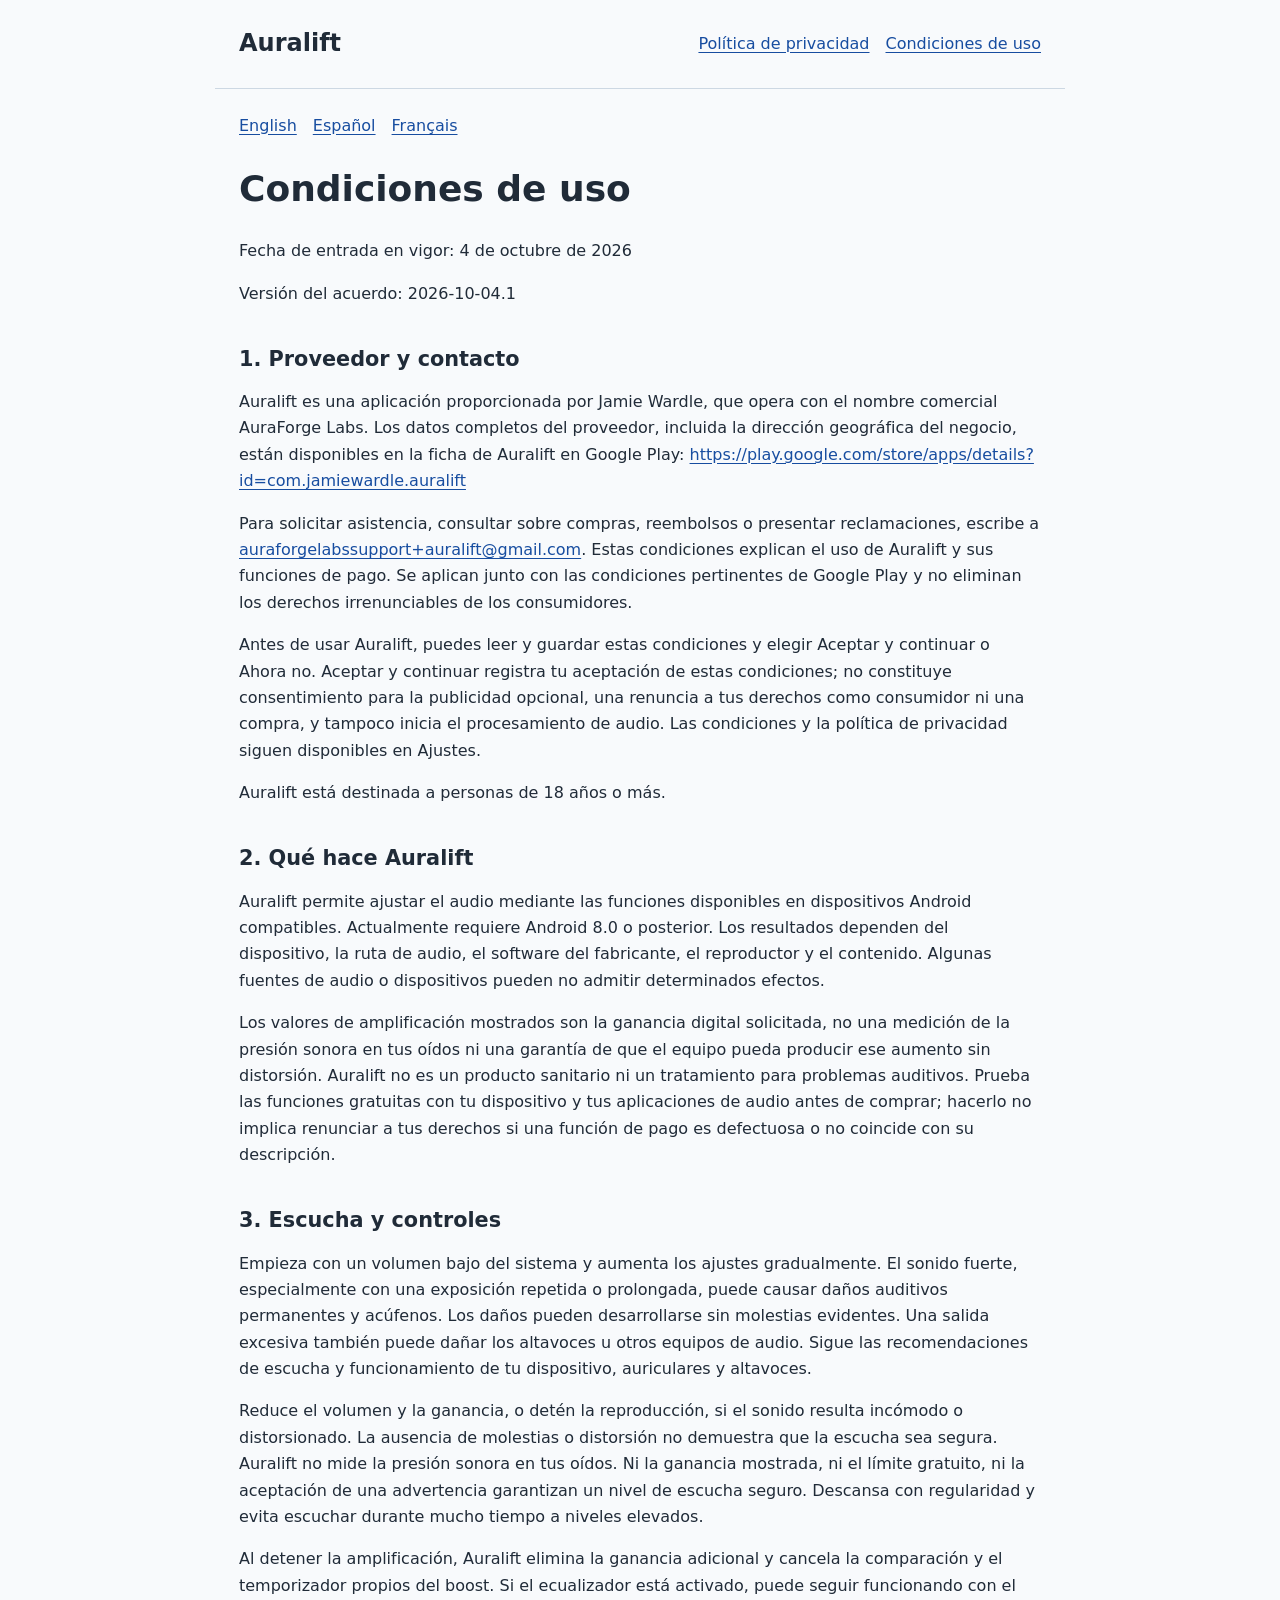
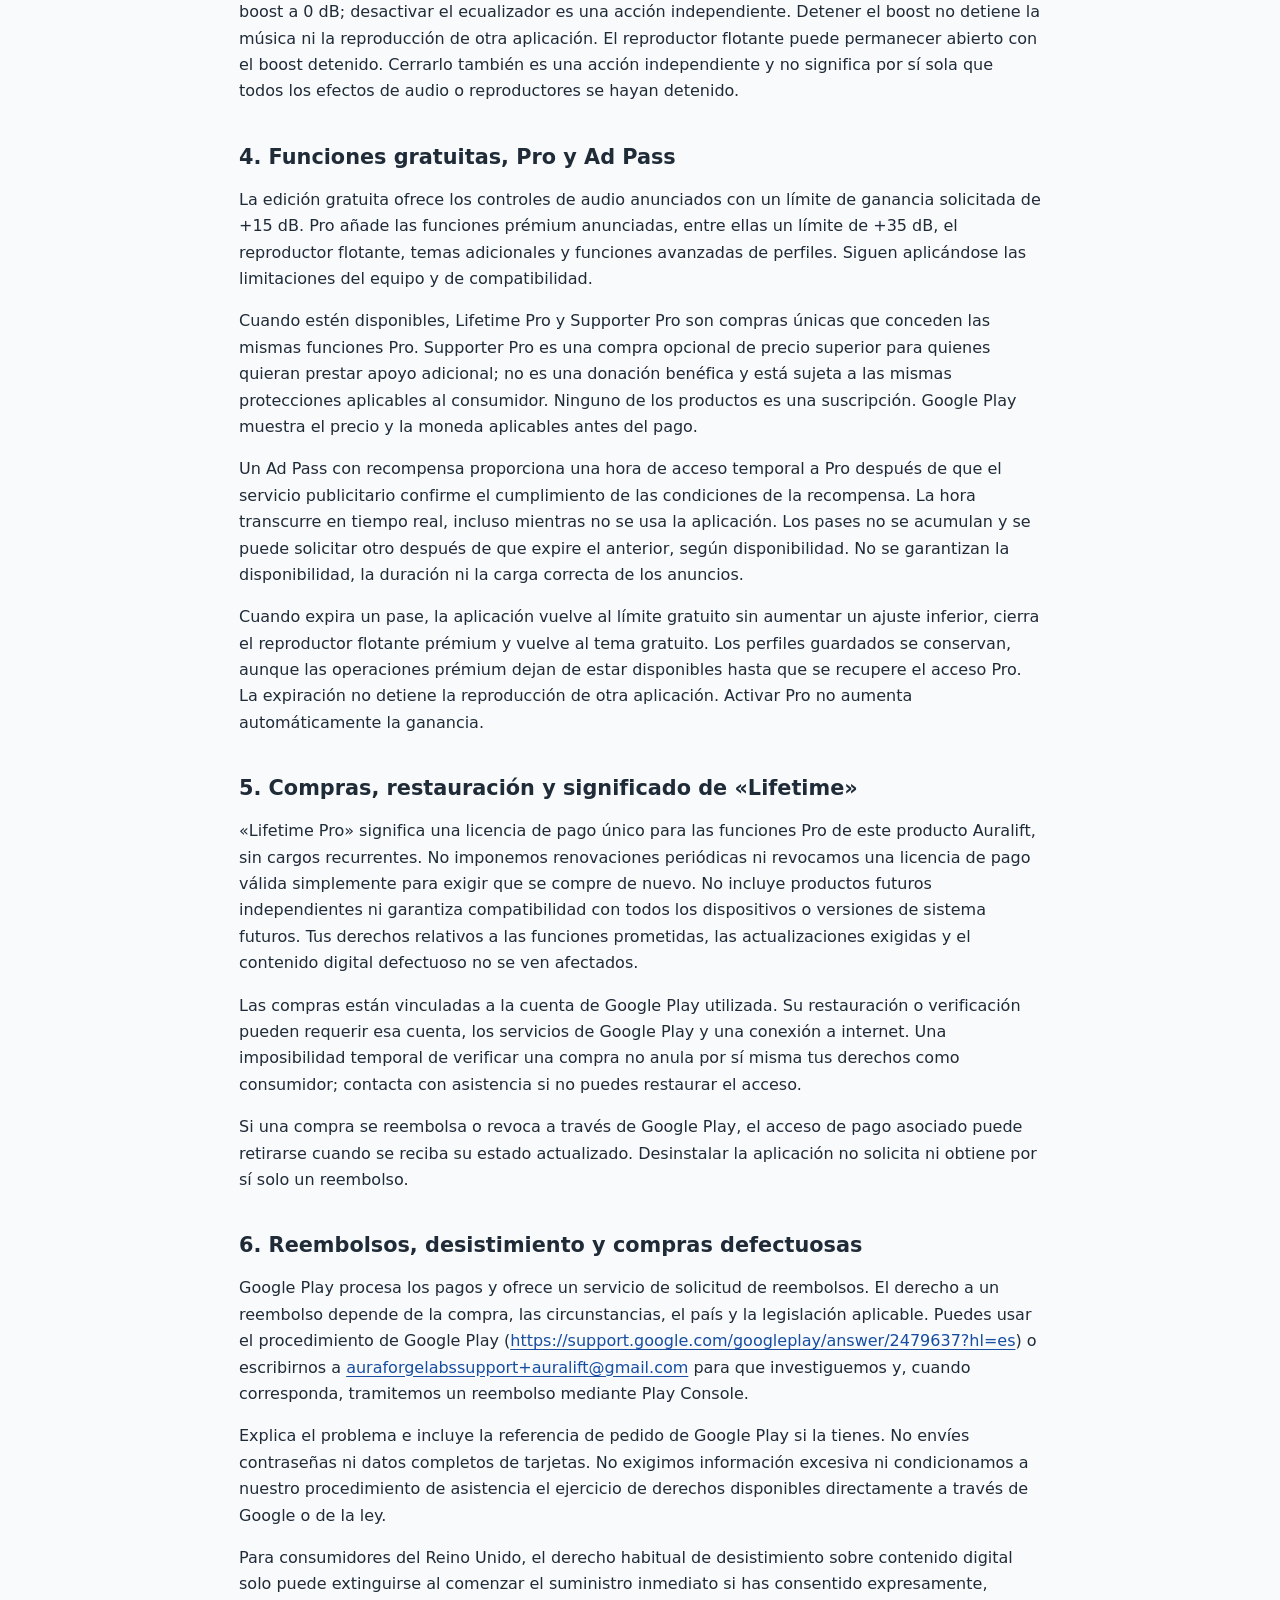
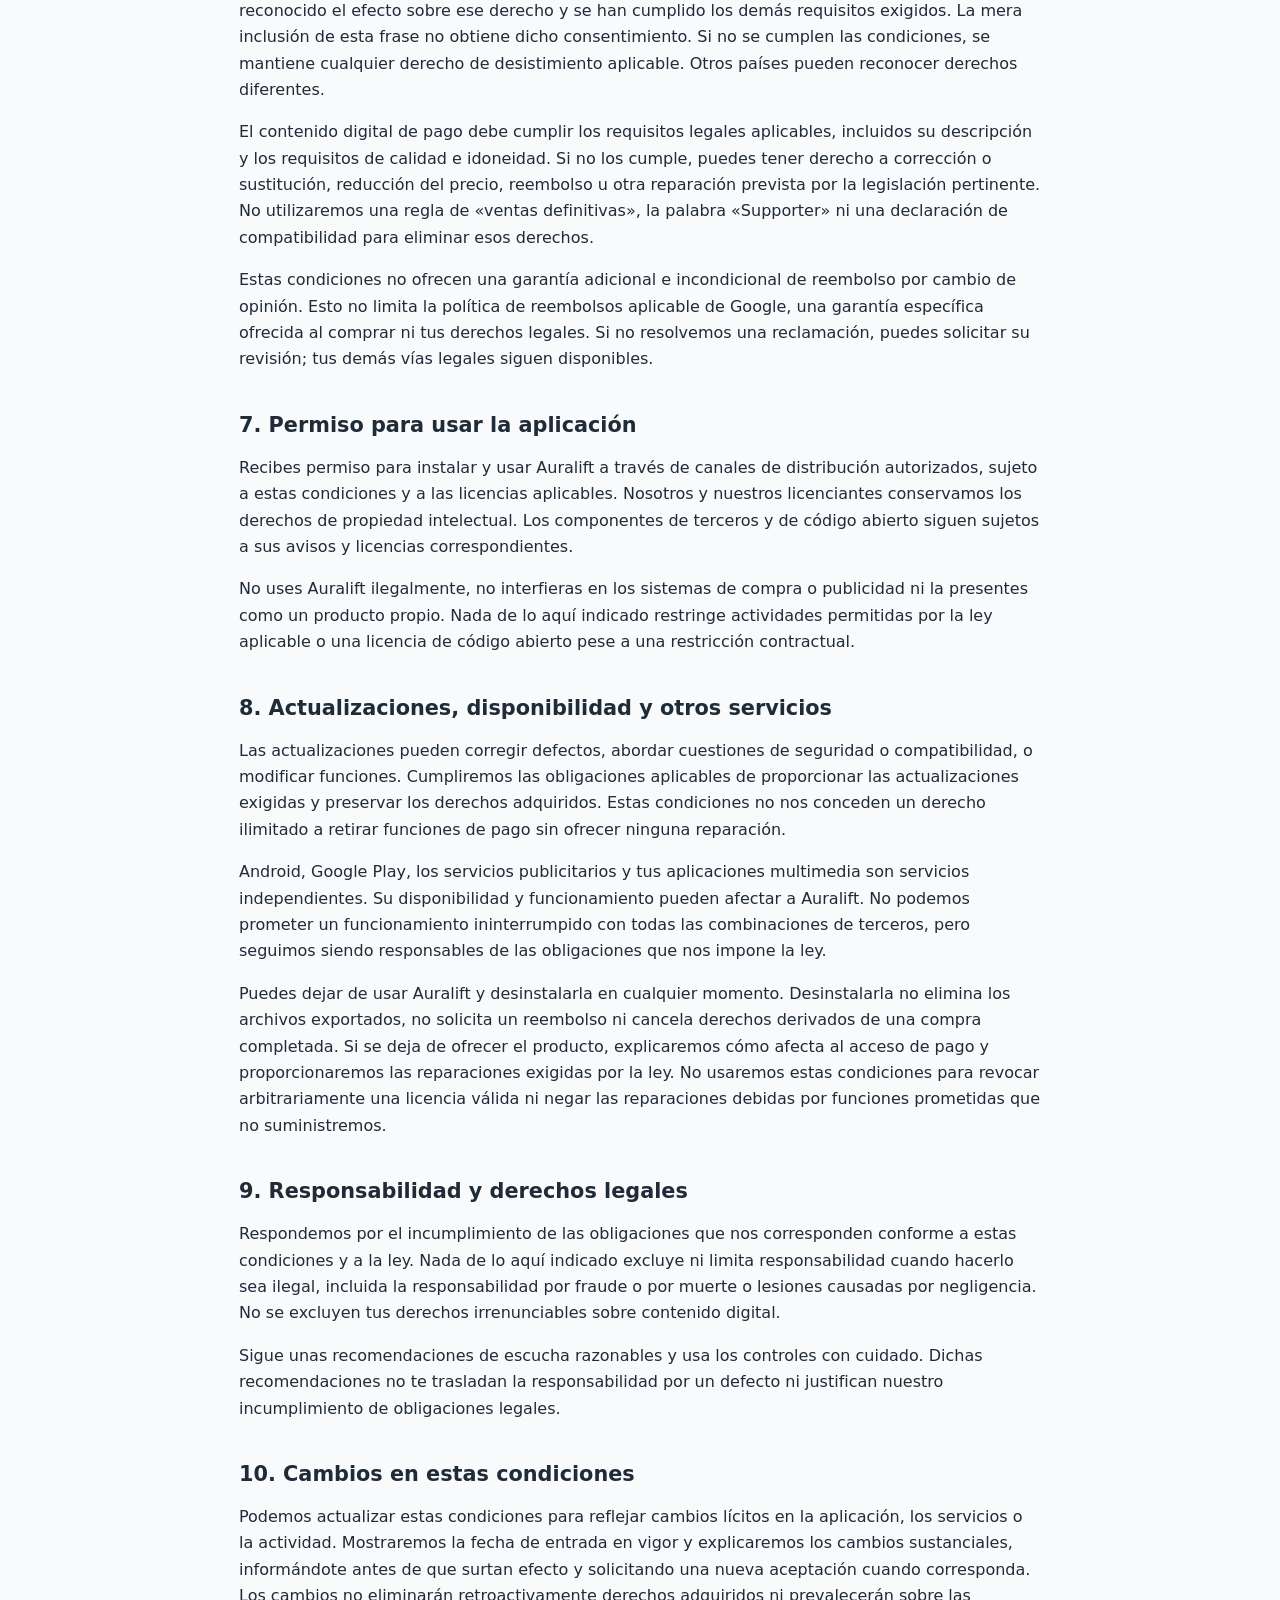
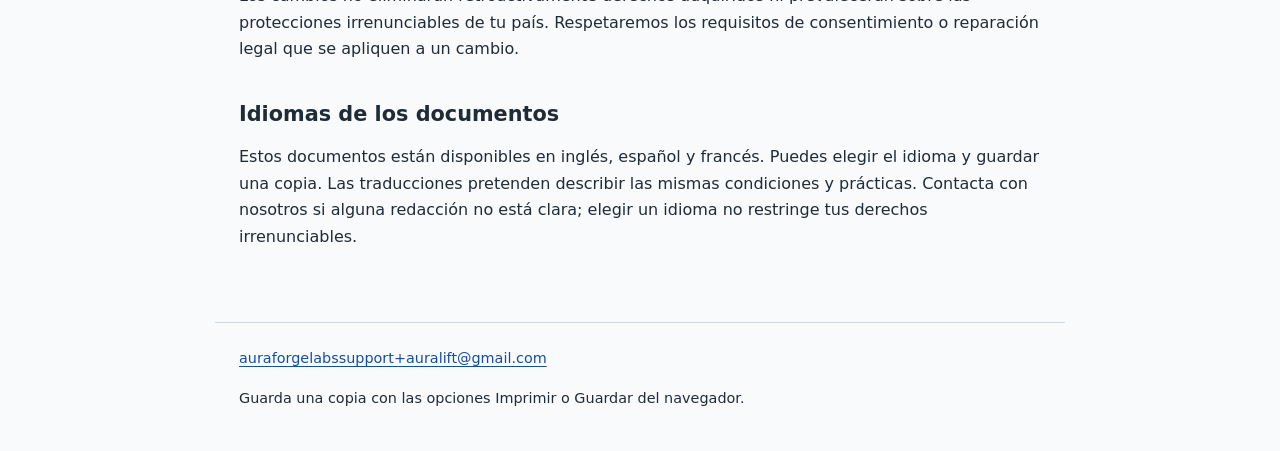
<file: terms-es.html>
<!doctype html>
<html lang="es">
<head><meta charset="utf-8"><meta name="viewport" content="width=device-width, initial-scale=1">
<title>Condiciones de uso | Auralift</title><link rel="stylesheet" href="styles.css"></head>
<body>
<a class="skip" href="#main">Ir al contenido</a>
<header><a class="brand" href="index.html">Auralift</a><nav aria-label="Auralift"><a href="privacy-es.html">Política de privacidad</a><a href="terms-es.html">Condiciones de uso</a></nav></header>
<main id="main">
<nav aria-label="Idioma del documento"><a href="terms.html" lang="en" hreflang="en">English</a> <a href="terms-es.html" lang="es" hreflang="es" aria-current="page">Español</a> <a href="terms-fr.html" lang="fr" hreflang="fr">Français</a></nav>
<h1>Condiciones de uso</h1>
<p>Fecha de entrada en vigor: 4 de octubre de 2026</p>
<p>Versión del acuerdo: 2026-10-04.1</p>
<h2>1. Proveedor y contacto</h2>
<p>Auralift es una aplicación proporcionada por Jamie Wardle, que opera con el nombre comercial AuraForge Labs. Los datos completos del proveedor, incluida la dirección geográfica del negocio, están disponibles en la ficha de Auralift en Google Play: <a href="https://play.google.com/store/apps/details?id=com.jamiewardle.auralift">https://play.google.com/store/apps/details?id=com.jamiewardle.auralift</a></p>
<p>Para solicitar asistencia, consultar sobre compras, reembolsos o presentar reclamaciones, escribe a <a href="mailto:auraforgelabssupport+auralift@gmail.com">auraforgelabssupport+auralift@gmail.com</a>. Estas condiciones explican el uso de Auralift y sus funciones de pago. Se aplican junto con las condiciones pertinentes de Google Play y no eliminan los derechos irrenunciables de los consumidores.</p>
<p>Antes de usar Auralift, puedes leer y guardar estas condiciones y elegir Aceptar y continuar o Ahora no. Aceptar y continuar registra tu aceptación de estas condiciones; no constituye consentimiento para la publicidad opcional, una renuncia a tus derechos como consumidor ni una compra, y tampoco inicia el procesamiento de audio. Las condiciones y la política de privacidad siguen disponibles en Ajustes.</p>
<p>Auralift está destinada a personas de 18 años o más.</p>
<h2>2. Qué hace Auralift</h2>
<p>Auralift permite ajustar el audio mediante las funciones disponibles en dispositivos Android compatibles. Actualmente requiere Android 8.0 o posterior. Los resultados dependen del dispositivo, la ruta de audio, el software del fabricante, el reproductor y el contenido. Algunas fuentes de audio o dispositivos pueden no admitir determinados efectos.</p>
<p>Los valores de amplificación mostrados son la ganancia digital solicitada, no una medición de la presión sonora en tus oídos ni una garantía de que el equipo pueda producir ese aumento sin distorsión. Auralift no es un producto sanitario ni un tratamiento para problemas auditivos. Prueba las funciones gratuitas con tu dispositivo y tus aplicaciones de audio antes de comprar; hacerlo no implica renunciar a tus derechos si una función de pago es defectuosa o no coincide con su descripción.</p>
<h2>3. Escucha y controles</h2>
<p>Empieza con un volumen bajo del sistema y aumenta los ajustes gradualmente. El sonido fuerte, especialmente con una exposición repetida o prolongada, puede causar daños auditivos permanentes y acúfenos. Los daños pueden desarrollarse sin molestias evidentes. Una salida excesiva también puede dañar los altavoces u otros equipos de audio. Sigue las recomendaciones de escucha y funcionamiento de tu dispositivo, auriculares y altavoces.</p>
<p>Reduce el volumen y la ganancia, o detén la reproducción, si el sonido resulta incómodo o distorsionado. La ausencia de molestias o distorsión no demuestra que la escucha sea segura. Auralift no mide la presión sonora en tus oídos. Ni la ganancia mostrada, ni el límite gratuito, ni la aceptación de una advertencia garantizan un nivel de escucha seguro. Descansa con regularidad y evita escuchar durante mucho tiempo a niveles elevados.</p>
<p>Al detener la amplificación, Auralift elimina la ganancia adicional y cancela la comparación y el temporizador propios del boost. Si el ecualizador está activado, puede seguir funcionando con el boost a 0 dB; desactivar el ecualizador es una acción independiente. Detener el boost no detiene la música ni la reproducción de otra aplicación. El reproductor flotante puede permanecer abierto con el boost detenido. Cerrarlo también es una acción independiente y no significa por sí sola que todos los efectos de audio o reproductores se hayan detenido.</p>
<h2>4. Funciones gratuitas, Pro y Ad Pass</h2>
<p>La edición gratuita ofrece los controles de audio anunciados con un límite de ganancia solicitada de +15 dB. Pro añade las funciones prémium anunciadas, entre ellas un límite de +35 dB, el reproductor flotante, temas adicionales y funciones avanzadas de perfiles. Siguen aplicándose las limitaciones del equipo y de compatibilidad.</p>
<p>Cuando estén disponibles, Lifetime Pro y Supporter Pro son compras únicas que conceden las mismas funciones Pro. Supporter Pro es una compra opcional de precio superior para quienes quieran prestar apoyo adicional; no es una donación benéfica y está sujeta a las mismas protecciones aplicables al consumidor. Ninguno de los productos es una suscripción. Google Play muestra el precio y la moneda aplicables antes del pago.</p>
<p>Un Ad Pass con recompensa proporciona una hora de acceso temporal a Pro después de que el servicio publicitario confirme el cumplimiento de las condiciones de la recompensa. La hora transcurre en tiempo real, incluso mientras no se usa la aplicación. Los pases no se acumulan y se puede solicitar otro después de que expire el anterior, según disponibilidad. No se garantizan la disponibilidad, la duración ni la carga correcta de los anuncios.</p>
<p>Cuando expira un pase, la aplicación vuelve al límite gratuito sin aumentar un ajuste inferior, cierra el reproductor flotante prémium y vuelve al tema gratuito. Los perfiles guardados se conservan, aunque las operaciones prémium dejan de estar disponibles hasta que se recupere el acceso Pro. La expiración no detiene la reproducción de otra aplicación. Activar Pro no aumenta automáticamente la ganancia.</p>
<h2>5. Compras, restauración y significado de «Lifetime»</h2>
<p>«Lifetime Pro» significa una licencia de pago único para las funciones Pro de este producto Auralift, sin cargos recurrentes. No imponemos renovaciones periódicas ni revocamos una licencia de pago válida simplemente para exigir que se compre de nuevo. No incluye productos futuros independientes ni garantiza compatibilidad con todos los dispositivos o versiones de sistema futuros. Tus derechos relativos a las funciones prometidas, las actualizaciones exigidas y el contenido digital defectuoso no se ven afectados.</p>
<p>Las compras están vinculadas a la cuenta de Google Play utilizada. Su restauración o verificación pueden requerir esa cuenta, los servicios de Google Play y una conexión a internet. Una imposibilidad temporal de verificar una compra no anula por sí misma tus derechos como consumidor; contacta con asistencia si no puedes restaurar el acceso.</p>
<p>Si una compra se reembolsa o revoca a través de Google Play, el acceso de pago asociado puede retirarse cuando se reciba su estado actualizado. Desinstalar la aplicación no solicita ni obtiene por sí solo un reembolso.</p>
<h2>6. Reembolsos, desistimiento y compras defectuosas</h2>
<p>Google Play procesa los pagos y ofrece un servicio de solicitud de reembolsos. El derecho a un reembolso depende de la compra, las circunstancias, el país y la legislación aplicable. Puedes usar el procedimiento de Google Play (<a href="https://support.google.com/googleplay/answer/2479637?hl=es">https://support.google.com/googleplay/answer/2479637?hl=es</a>) o escribirnos a <a href="mailto:auraforgelabssupport+auralift@gmail.com">auraforgelabssupport+auralift@gmail.com</a> para que investiguemos y, cuando corresponda, tramitemos un reembolso mediante Play Console.</p>
<p>Explica el problema e incluye la referencia de pedido de Google Play si la tienes. No envíes contraseñas ni datos completos de tarjetas. No exigimos información excesiva ni condicionamos a nuestro procedimiento de asistencia el ejercicio de derechos disponibles directamente a través de Google o de la ley.</p>
<p>Para consumidores del Reino Unido, el derecho habitual de desistimiento sobre contenido digital solo puede extinguirse al comenzar el suministro inmediato si has consentido expresamente, reconocido el efecto sobre ese derecho y se han cumplido los demás requisitos exigidos. La mera inclusión de esta frase no obtiene dicho consentimiento. Si no se cumplen las condiciones, se mantiene cualquier derecho de desistimiento aplicable. Otros países pueden reconocer derechos diferentes.</p>
<p>El contenido digital de pago debe cumplir los requisitos legales aplicables, incluidos su descripción y los requisitos de calidad e idoneidad. Si no los cumple, puedes tener derecho a corrección o sustitución, reducción del precio, reembolso u otra reparación prevista por la legislación pertinente. No utilizaremos una regla de «ventas definitivas», la palabra «Supporter» ni una declaración de compatibilidad para eliminar esos derechos.</p>
<p>Estas condiciones no ofrecen una garantía adicional e incondicional de reembolso por cambio de opinión. Esto no limita la política de reembolsos aplicable de Google, una garantía específica ofrecida al comprar ni tus derechos legales. Si no resolvemos una reclamación, puedes solicitar su revisión; tus demás vías legales siguen disponibles.</p>
<h2>7. Permiso para usar la aplicación</h2>
<p>Recibes permiso para instalar y usar Auralift a través de canales de distribución autorizados, sujeto a estas condiciones y a las licencias aplicables. Nosotros y nuestros licenciantes conservamos los derechos de propiedad intelectual. Los componentes de terceros y de código abierto siguen sujetos a sus avisos y licencias correspondientes.</p>
<p>No uses Auralift ilegalmente, no interfieras en los sistemas de compra o publicidad ni la presentes como un producto propio. Nada de lo aquí indicado restringe actividades permitidas por la ley aplicable o una licencia de código abierto pese a una restricción contractual.</p>
<h2>8. Actualizaciones, disponibilidad y otros servicios</h2>
<p>Las actualizaciones pueden corregir defectos, abordar cuestiones de seguridad o compatibilidad, o modificar funciones. Cumpliremos las obligaciones aplicables de proporcionar las actualizaciones exigidas y preservar los derechos adquiridos. Estas condiciones no nos conceden un derecho ilimitado a retirar funciones de pago sin ofrecer ninguna reparación.</p>
<p>Android, Google Play, los servicios publicitarios y tus aplicaciones multimedia son servicios independientes. Su disponibilidad y funcionamiento pueden afectar a Auralift. No podemos prometer un funcionamiento ininterrumpido con todas las combinaciones de terceros, pero seguimos siendo responsables de las obligaciones que nos impone la ley.</p>
<p>Puedes dejar de usar Auralift y desinstalarla en cualquier momento. Desinstalarla no elimina los archivos exportados, no solicita un reembolso ni cancela derechos derivados de una compra completada. Si se deja de ofrecer el producto, explicaremos cómo afecta al acceso de pago y proporcionaremos las reparaciones exigidas por la ley. No usaremos estas condiciones para revocar arbitrariamente una licencia válida ni negar las reparaciones debidas por funciones prometidas que no suministremos.</p>
<h2>9. Responsabilidad y derechos legales</h2>
<p>Respondemos por el incumplimiento de las obligaciones que nos corresponden conforme a estas condiciones y a la ley. Nada de lo aquí indicado excluye ni limita responsabilidad cuando hacerlo sea ilegal, incluida la responsabilidad por fraude o por muerte o lesiones causadas por negligencia. No se excluyen tus derechos irrenunciables sobre contenido digital.</p>
<p>Sigue unas recomendaciones de escucha razonables y usa los controles con cuidado. Dichas recomendaciones no te trasladan la responsabilidad por un defecto ni justifican nuestro incumplimiento de obligaciones legales.</p>
<h2>10. Cambios en estas condiciones</h2>
<p>Podemos actualizar estas condiciones para reflejar cambios lícitos en la aplicación, los servicios o la actividad. Mostraremos la fecha de entrada en vigor y explicaremos los cambios sustanciales, informándote antes de que surtan efecto y solicitando una nueva aceptación cuando corresponda. Los cambios no eliminarán retroactivamente derechos adquiridos ni prevalecerán sobre las protecciones irrenunciables de tu país. Respetaremos los requisitos de consentimiento o reparación legal que se apliquen a un cambio.</p>
<h2>Idiomas de los documentos</h2>
<p>Estos documentos están disponibles en inglés, español y francés. Puedes elegir el idioma y guardar una copia. Las traducciones pretenden describir las mismas condiciones y prácticas. Contacta con nosotros si alguna redacción no está clara; elegir un idioma no restringe tus derechos irrenunciables.</p>
</main>
<footer><a href="mailto:auraforgelabssupport+auralift@gmail.com">auraforgelabssupport+auralift@gmail.com</a><p>Guarda una copia con las opciones Imprimir o Guardar del navegador.</p></footer>
</body></html>
</file>
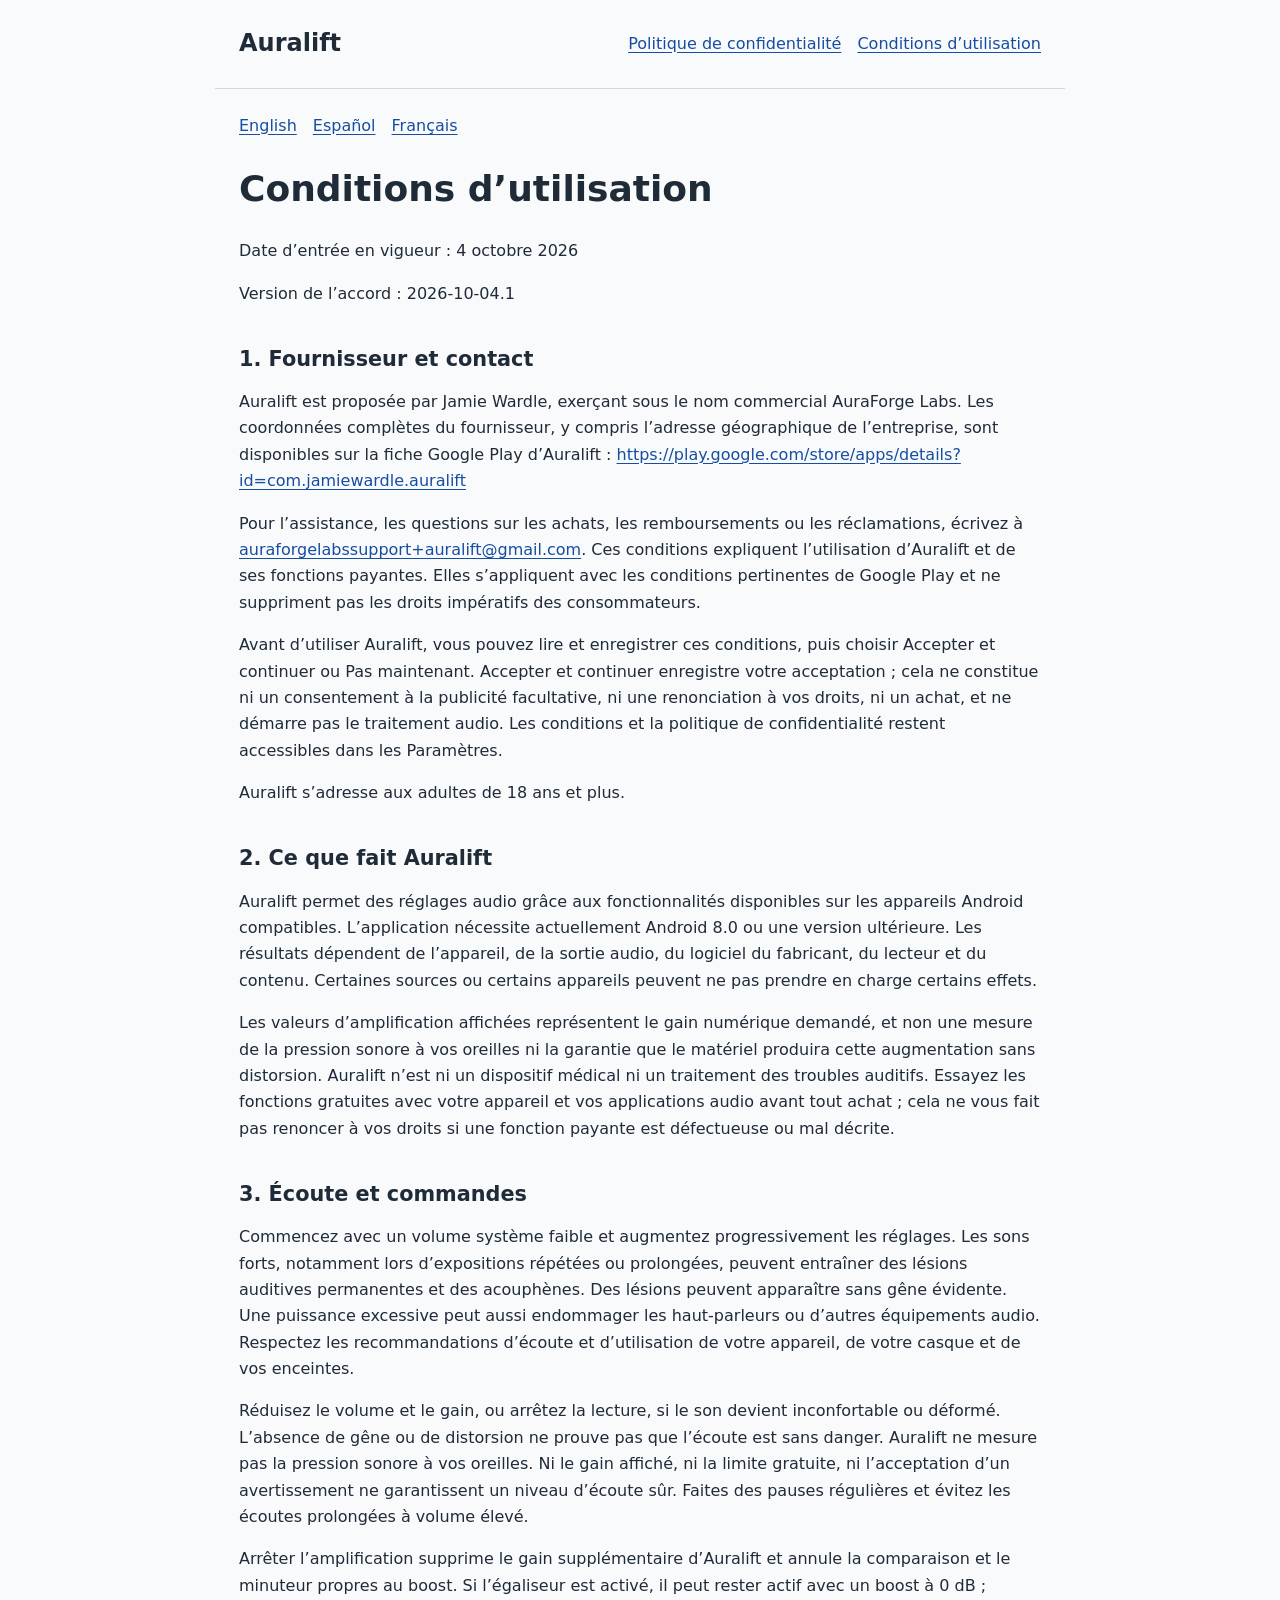
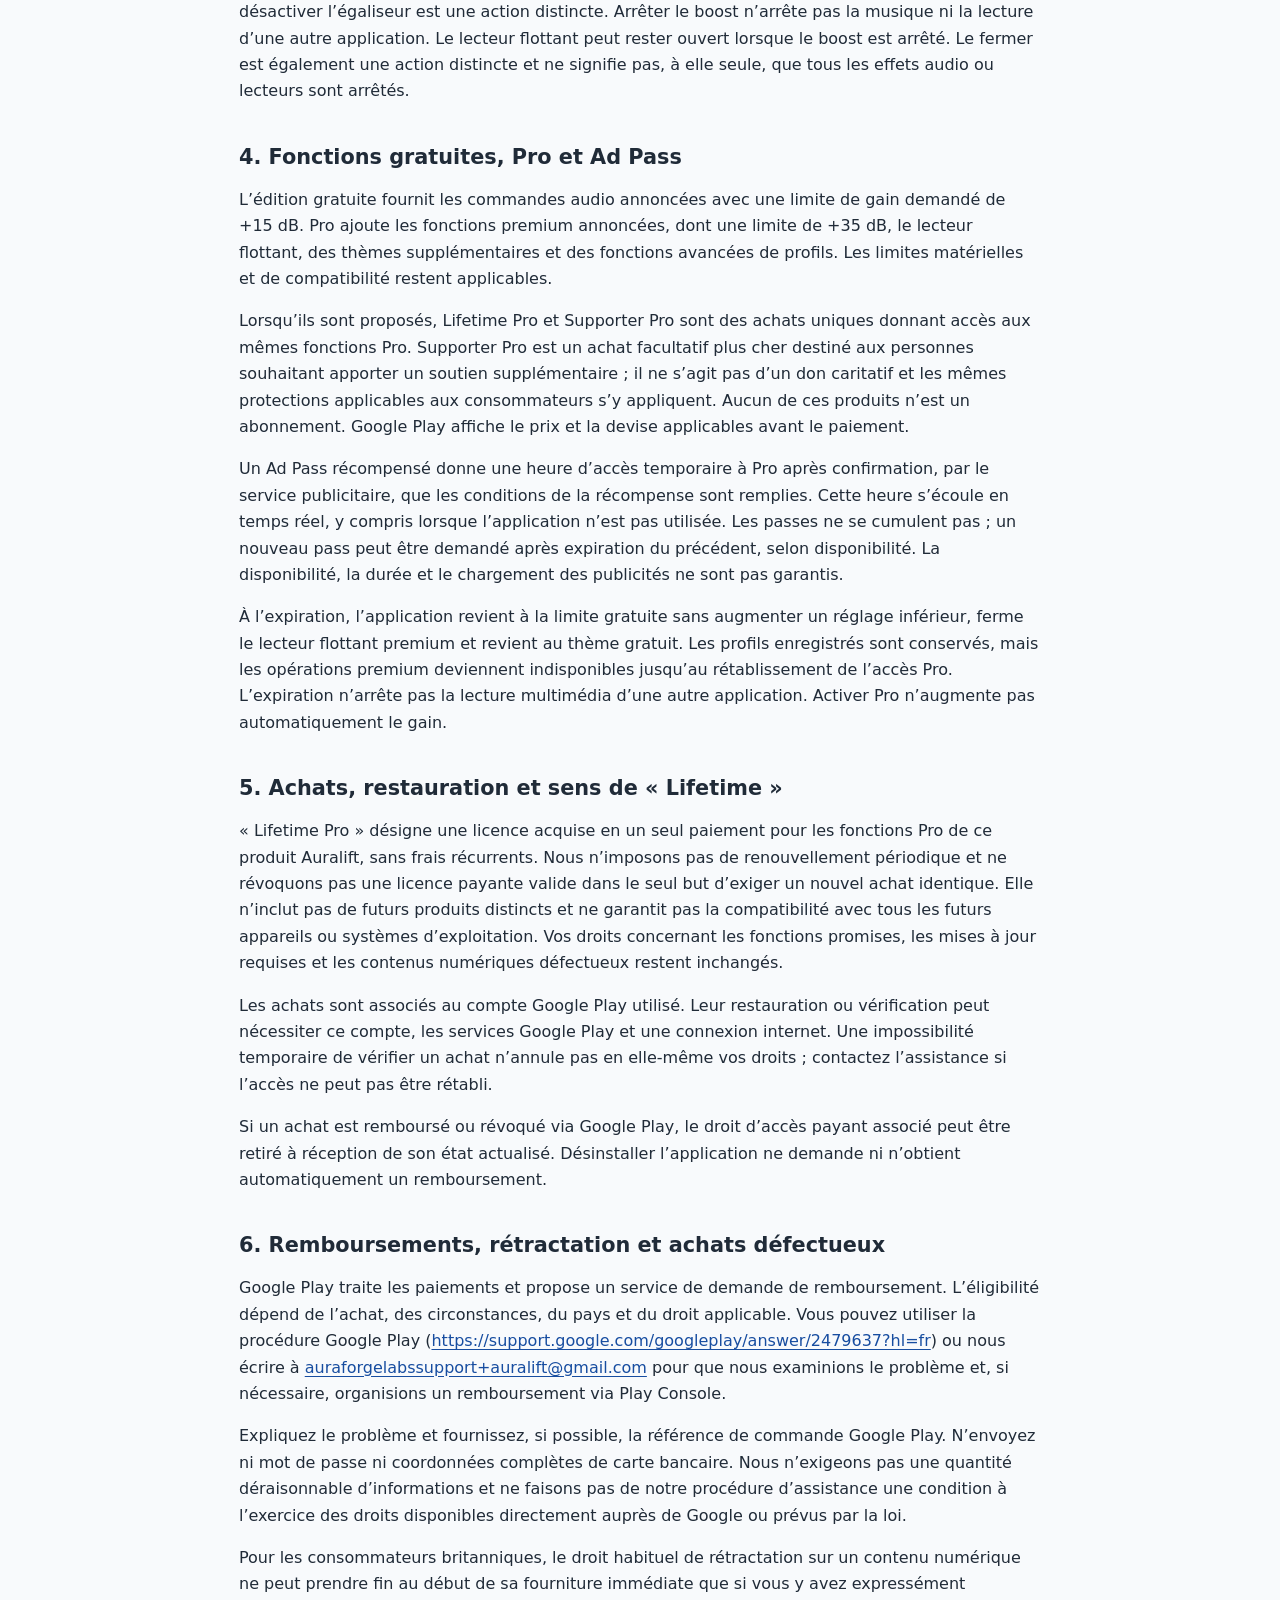
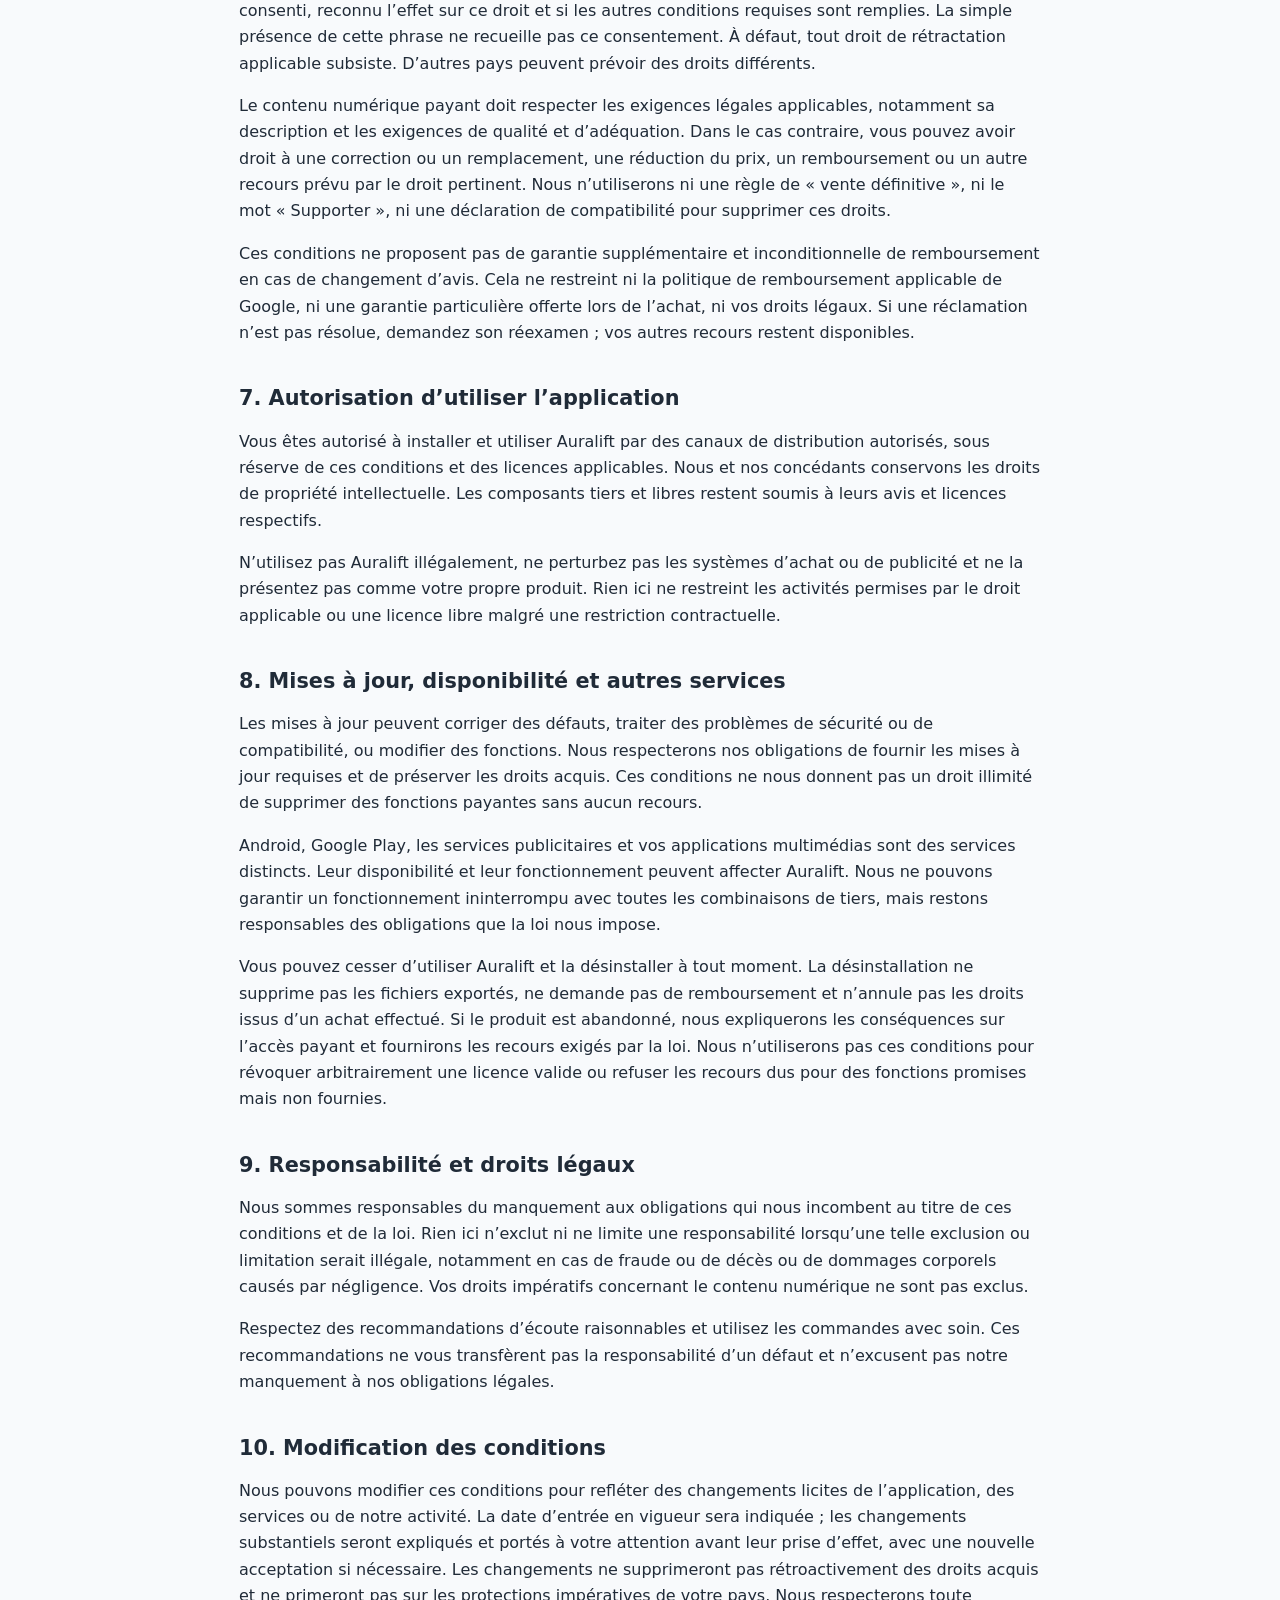
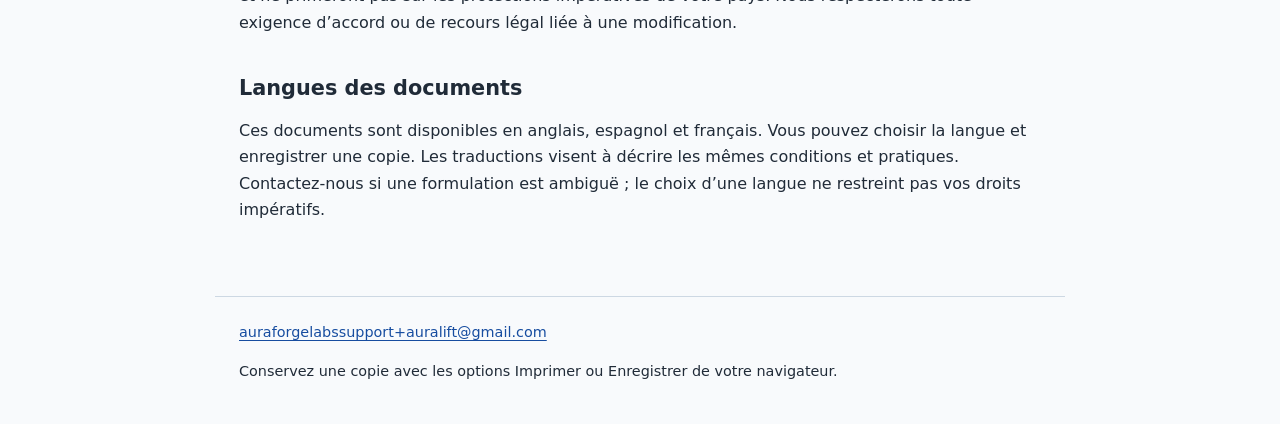
<file: terms-fr.html>
<!doctype html>
<html lang="fr">
<head><meta charset="utf-8"><meta name="viewport" content="width=device-width, initial-scale=1">
<title>Conditions d’utilisation | Auralift</title><link rel="stylesheet" href="styles.css"></head>
<body>
<a class="skip" href="#main">Aller au contenu</a>
<header><a class="brand" href="index.html">Auralift</a><nav aria-label="Auralift"><a href="privacy-fr.html">Politique de confidentialité</a><a href="terms-fr.html">Conditions d’utilisation</a></nav></header>
<main id="main">
<nav aria-label="Langue du document"><a href="terms.html" lang="en" hreflang="en">English</a> <a href="terms-es.html" lang="es" hreflang="es">Español</a> <a href="terms-fr.html" lang="fr" hreflang="fr" aria-current="page">Français</a></nav>
<h1>Conditions d’utilisation</h1>
<p>Date d’entrée en vigueur : 4 octobre 2026</p>
<p>Version de l’accord : 2026-10-04.1</p>
<h2>1. Fournisseur et contact</h2>
<p>Auralift est proposée par Jamie Wardle, exerçant sous le nom commercial AuraForge Labs. Les coordonnées complètes du fournisseur, y compris l’adresse géographique de l’entreprise, sont disponibles sur la fiche Google Play d’Auralift : <a href="https://play.google.com/store/apps/details?id=com.jamiewardle.auralift">https://play.google.com/store/apps/details?id=com.jamiewardle.auralift</a></p>
<p>Pour l’assistance, les questions sur les achats, les remboursements ou les réclamations, écrivez à <a href="mailto:auraforgelabssupport+auralift@gmail.com">auraforgelabssupport+auralift@gmail.com</a>. Ces conditions expliquent l’utilisation d’Auralift et de ses fonctions payantes. Elles s’appliquent avec les conditions pertinentes de Google Play et ne suppriment pas les droits impératifs des consommateurs.</p>
<p>Avant d’utiliser Auralift, vous pouvez lire et enregistrer ces conditions, puis choisir Accepter et continuer ou Pas maintenant. Accepter et continuer enregistre votre acceptation ; cela ne constitue ni un consentement à la publicité facultative, ni une renonciation à vos droits, ni un achat, et ne démarre pas le traitement audio. Les conditions et la politique de confidentialité restent accessibles dans les Paramètres.</p>
<p>Auralift s’adresse aux adultes de 18 ans et plus.</p>
<h2>2. Ce que fait Auralift</h2>
<p>Auralift permet des réglages audio grâce aux fonctionnalités disponibles sur les appareils Android compatibles. L’application nécessite actuellement Android 8.0 ou une version ultérieure. Les résultats dépendent de l’appareil, de la sortie audio, du logiciel du fabricant, du lecteur et du contenu. Certaines sources ou certains appareils peuvent ne pas prendre en charge certains effets.</p>
<p>Les valeurs d’amplification affichées représentent le gain numérique demandé, et non une mesure de la pression sonore à vos oreilles ni la garantie que le matériel produira cette augmentation sans distorsion. Auralift n’est ni un dispositif médical ni un traitement des troubles auditifs. Essayez les fonctions gratuites avec votre appareil et vos applications audio avant tout achat ; cela ne vous fait pas renoncer à vos droits si une fonction payante est défectueuse ou mal décrite.</p>
<h2>3. Écoute et commandes</h2>
<p>Commencez avec un volume système faible et augmentez progressivement les réglages. Les sons forts, notamment lors d’expositions répétées ou prolongées, peuvent entraîner des lésions auditives permanentes et des acouphènes. Des lésions peuvent apparaître sans gêne évidente. Une puissance excessive peut aussi endommager les haut-parleurs ou d’autres équipements audio. Respectez les recommandations d’écoute et d’utilisation de votre appareil, de votre casque et de vos enceintes.</p>
<p>Réduisez le volume et le gain, ou arrêtez la lecture, si le son devient inconfortable ou déformé. L’absence de gêne ou de distorsion ne prouve pas que l’écoute est sans danger. Auralift ne mesure pas la pression sonore à vos oreilles. Ni le gain affiché, ni la limite gratuite, ni l’acceptation d’un avertissement ne garantissent un niveau d’écoute sûr. Faites des pauses régulières et évitez les écoutes prolongées à volume élevé.</p>
<p>Arrêter l’amplification supprime le gain supplémentaire d’Auralift et annule la comparaison et le minuteur propres au boost. Si l’égaliseur est activé, il peut rester actif avec un boost à 0 dB ; désactiver l’égaliseur est une action distincte. Arrêter le boost n’arrête pas la musique ni la lecture d’une autre application. Le lecteur flottant peut rester ouvert lorsque le boost est arrêté. Le fermer est également une action distincte et ne signifie pas, à elle seule, que tous les effets audio ou lecteurs sont arrêtés.</p>
<h2>4. Fonctions gratuites, Pro et Ad Pass</h2>
<p>L’édition gratuite fournit les commandes audio annoncées avec une limite de gain demandé de +15 dB. Pro ajoute les fonctions premium annoncées, dont une limite de +35 dB, le lecteur flottant, des thèmes supplémentaires et des fonctions avancées de profils. Les limites matérielles et de compatibilité restent applicables.</p>
<p>Lorsqu’ils sont proposés, Lifetime Pro et Supporter Pro sont des achats uniques donnant accès aux mêmes fonctions Pro. Supporter Pro est un achat facultatif plus cher destiné aux personnes souhaitant apporter un soutien supplémentaire ; il ne s’agit pas d’un don caritatif et les mêmes protections applicables aux consommateurs s’y appliquent. Aucun de ces produits n’est un abonnement. Google Play affiche le prix et la devise applicables avant le paiement.</p>
<p>Un Ad Pass récompensé donne une heure d’accès temporaire à Pro après confirmation, par le service publicitaire, que les conditions de la récompense sont remplies. Cette heure s’écoule en temps réel, y compris lorsque l’application n’est pas utilisée. Les passes ne se cumulent pas ; un nouveau pass peut être demandé après expiration du précédent, selon disponibilité. La disponibilité, la durée et le chargement des publicités ne sont pas garantis.</p>
<p>À l’expiration, l’application revient à la limite gratuite sans augmenter un réglage inférieur, ferme le lecteur flottant premium et revient au thème gratuit. Les profils enregistrés sont conservés, mais les opérations premium deviennent indisponibles jusqu’au rétablissement de l’accès Pro. L’expiration n’arrête pas la lecture multimédia d’une autre application. Activer Pro n’augmente pas automatiquement le gain.</p>
<h2>5. Achats, restauration et sens de « Lifetime »</h2>
<p>« Lifetime Pro » désigne une licence acquise en un seul paiement pour les fonctions Pro de ce produit Auralift, sans frais récurrents. Nous n’imposons pas de renouvellement périodique et ne révoquons pas une licence payante valide dans le seul but d’exiger un nouvel achat identique. Elle n’inclut pas de futurs produits distincts et ne garantit pas la compatibilité avec tous les futurs appareils ou systèmes d’exploitation. Vos droits concernant les fonctions promises, les mises à jour requises et les contenus numériques défectueux restent inchangés.</p>
<p>Les achats sont associés au compte Google Play utilisé. Leur restauration ou vérification peut nécessiter ce compte, les services Google Play et une connexion internet. Une impossibilité temporaire de vérifier un achat n’annule pas en elle-même vos droits ; contactez l’assistance si l’accès ne peut pas être rétabli.</p>
<p>Si un achat est remboursé ou révoqué via Google Play, le droit d’accès payant associé peut être retiré à réception de son état actualisé. Désinstaller l’application ne demande ni n’obtient automatiquement un remboursement.</p>
<h2>6. Remboursements, rétractation et achats défectueux</h2>
<p>Google Play traite les paiements et propose un service de demande de remboursement. L’éligibilité dépend de l’achat, des circonstances, du pays et du droit applicable. Vous pouvez utiliser la procédure Google Play (<a href="https://support.google.com/googleplay/answer/2479637?hl=fr">https://support.google.com/googleplay/answer/2479637?hl=fr</a>) ou nous écrire à <a href="mailto:auraforgelabssupport+auralift@gmail.com">auraforgelabssupport+auralift@gmail.com</a> pour que nous examinions le problème et, si nécessaire, organisions un remboursement via Play Console.</p>
<p>Expliquez le problème et fournissez, si possible, la référence de commande Google Play. N’envoyez ni mot de passe ni coordonnées complètes de carte bancaire. Nous n’exigeons pas une quantité déraisonnable d’informations et ne faisons pas de notre procédure d’assistance une condition à l’exercice des droits disponibles directement auprès de Google ou prévus par la loi.</p>
<p>Pour les consommateurs britanniques, le droit habituel de rétractation sur un contenu numérique ne peut prendre fin au début de sa fourniture immédiate que si vous y avez expressément consenti, reconnu l’effet sur ce droit et si les autres conditions requises sont remplies. La simple présence de cette phrase ne recueille pas ce consentement. À défaut, tout droit de rétractation applicable subsiste. D’autres pays peuvent prévoir des droits différents.</p>
<p>Le contenu numérique payant doit respecter les exigences légales applicables, notamment sa description et les exigences de qualité et d’adéquation. Dans le cas contraire, vous pouvez avoir droit à une correction ou un remplacement, une réduction du prix, un remboursement ou un autre recours prévu par le droit pertinent. Nous n’utiliserons ni une règle de « vente définitive », ni le mot « Supporter », ni une déclaration de compatibilité pour supprimer ces droits.</p>
<p>Ces conditions ne proposent pas de garantie supplémentaire et inconditionnelle de remboursement en cas de changement d’avis. Cela ne restreint ni la politique de remboursement applicable de Google, ni une garantie particulière offerte lors de l’achat, ni vos droits légaux. Si une réclamation n’est pas résolue, demandez son réexamen ; vos autres recours restent disponibles.</p>
<h2>7. Autorisation d’utiliser l’application</h2>
<p>Vous êtes autorisé à installer et utiliser Auralift par des canaux de distribution autorisés, sous réserve de ces conditions et des licences applicables. Nous et nos concédants conservons les droits de propriété intellectuelle. Les composants tiers et libres restent soumis à leurs avis et licences respectifs.</p>
<p>N’utilisez pas Auralift illégalement, ne perturbez pas les systèmes d’achat ou de publicité et ne la présentez pas comme votre propre produit. Rien ici ne restreint les activités permises par le droit applicable ou une licence libre malgré une restriction contractuelle.</p>
<h2>8. Mises à jour, disponibilité et autres services</h2>
<p>Les mises à jour peuvent corriger des défauts, traiter des problèmes de sécurité ou de compatibilité, ou modifier des fonctions. Nous respecterons nos obligations de fournir les mises à jour requises et de préserver les droits acquis. Ces conditions ne nous donnent pas un droit illimité de supprimer des fonctions payantes sans aucun recours.</p>
<p>Android, Google Play, les services publicitaires et vos applications multimédias sont des services distincts. Leur disponibilité et leur fonctionnement peuvent affecter Auralift. Nous ne pouvons garantir un fonctionnement ininterrompu avec toutes les combinaisons de tiers, mais restons responsables des obligations que la loi nous impose.</p>
<p>Vous pouvez cesser d’utiliser Auralift et la désinstaller à tout moment. La désinstallation ne supprime pas les fichiers exportés, ne demande pas de remboursement et n’annule pas les droits issus d’un achat effectué. Si le produit est abandonné, nous expliquerons les conséquences sur l’accès payant et fournirons les recours exigés par la loi. Nous n’utiliserons pas ces conditions pour révoquer arbitrairement une licence valide ou refuser les recours dus pour des fonctions promises mais non fournies.</p>
<h2>9. Responsabilité et droits légaux</h2>
<p>Nous sommes responsables du manquement aux obligations qui nous incombent au titre de ces conditions et de la loi. Rien ici n’exclut ni ne limite une responsabilité lorsqu’une telle exclusion ou limitation serait illégale, notamment en cas de fraude ou de décès ou de dommages corporels causés par négligence. Vos droits impératifs concernant le contenu numérique ne sont pas exclus.</p>
<p>Respectez des recommandations d’écoute raisonnables et utilisez les commandes avec soin. Ces recommandations ne vous transfèrent pas la responsabilité d’un défaut et n’excusent pas notre manquement à nos obligations légales.</p>
<h2>10. Modification des conditions</h2>
<p>Nous pouvons modifier ces conditions pour refléter des changements licites de l’application, des services ou de notre activité. La date d’entrée en vigueur sera indiquée ; les changements substantiels seront expliqués et portés à votre attention avant leur prise d’effet, avec une nouvelle acceptation si nécessaire. Les changements ne supprimeront pas rétroactivement des droits acquis et ne primeront pas sur les protections impératives de votre pays. Nous respecterons toute exigence d’accord ou de recours légal liée à une modification.</p>
<h2>Langues des documents</h2>
<p>Ces documents sont disponibles en anglais, espagnol et français. Vous pouvez choisir la langue et enregistrer une copie. Les traductions visent à décrire les mêmes conditions et pratiques. Contactez-nous si une formulation est ambiguë ; le choix d’une langue ne restreint pas vos droits impératifs.</p>
</main>
<footer><a href="mailto:auraforgelabssupport+auralift@gmail.com">auraforgelabssupport+auralift@gmail.com</a><p>Conservez une copie avec les options Imprimer ou Enregistrer de votre navigateur.</p></footer>
</body></html>
</file>
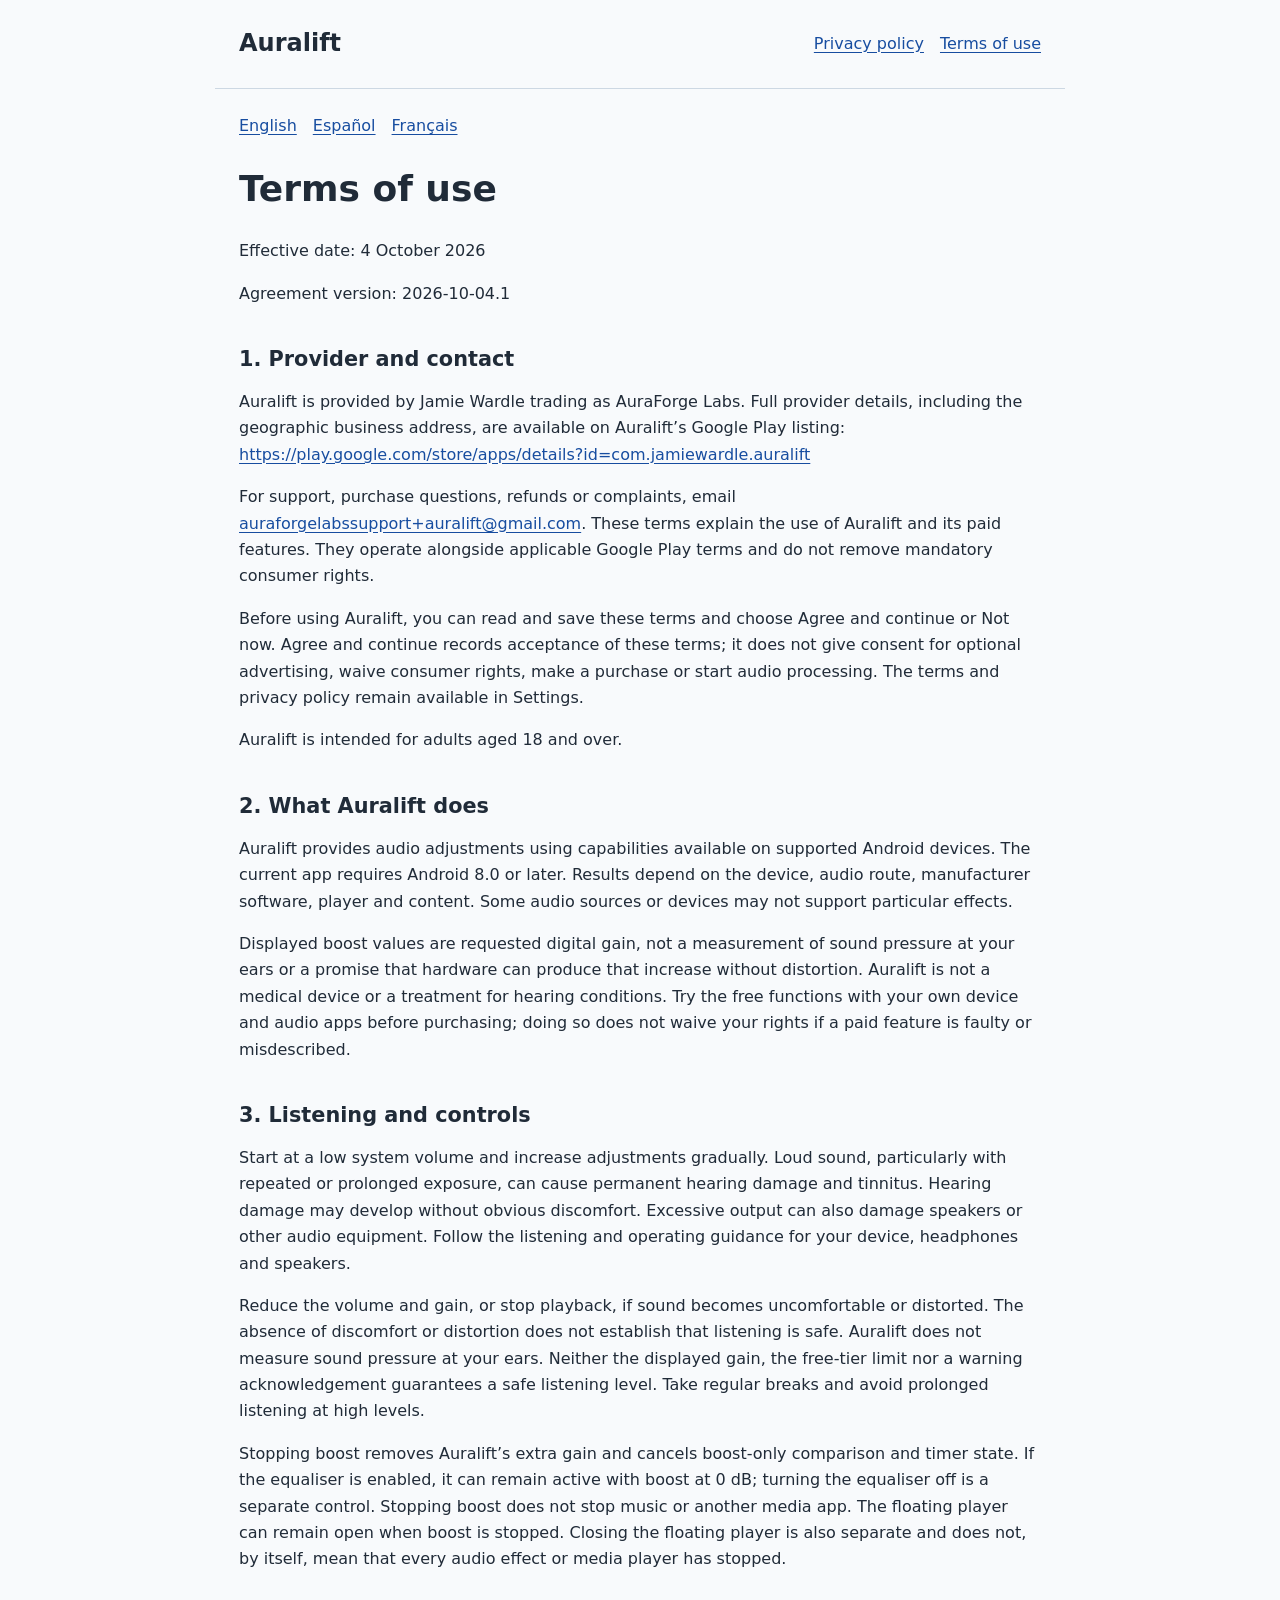
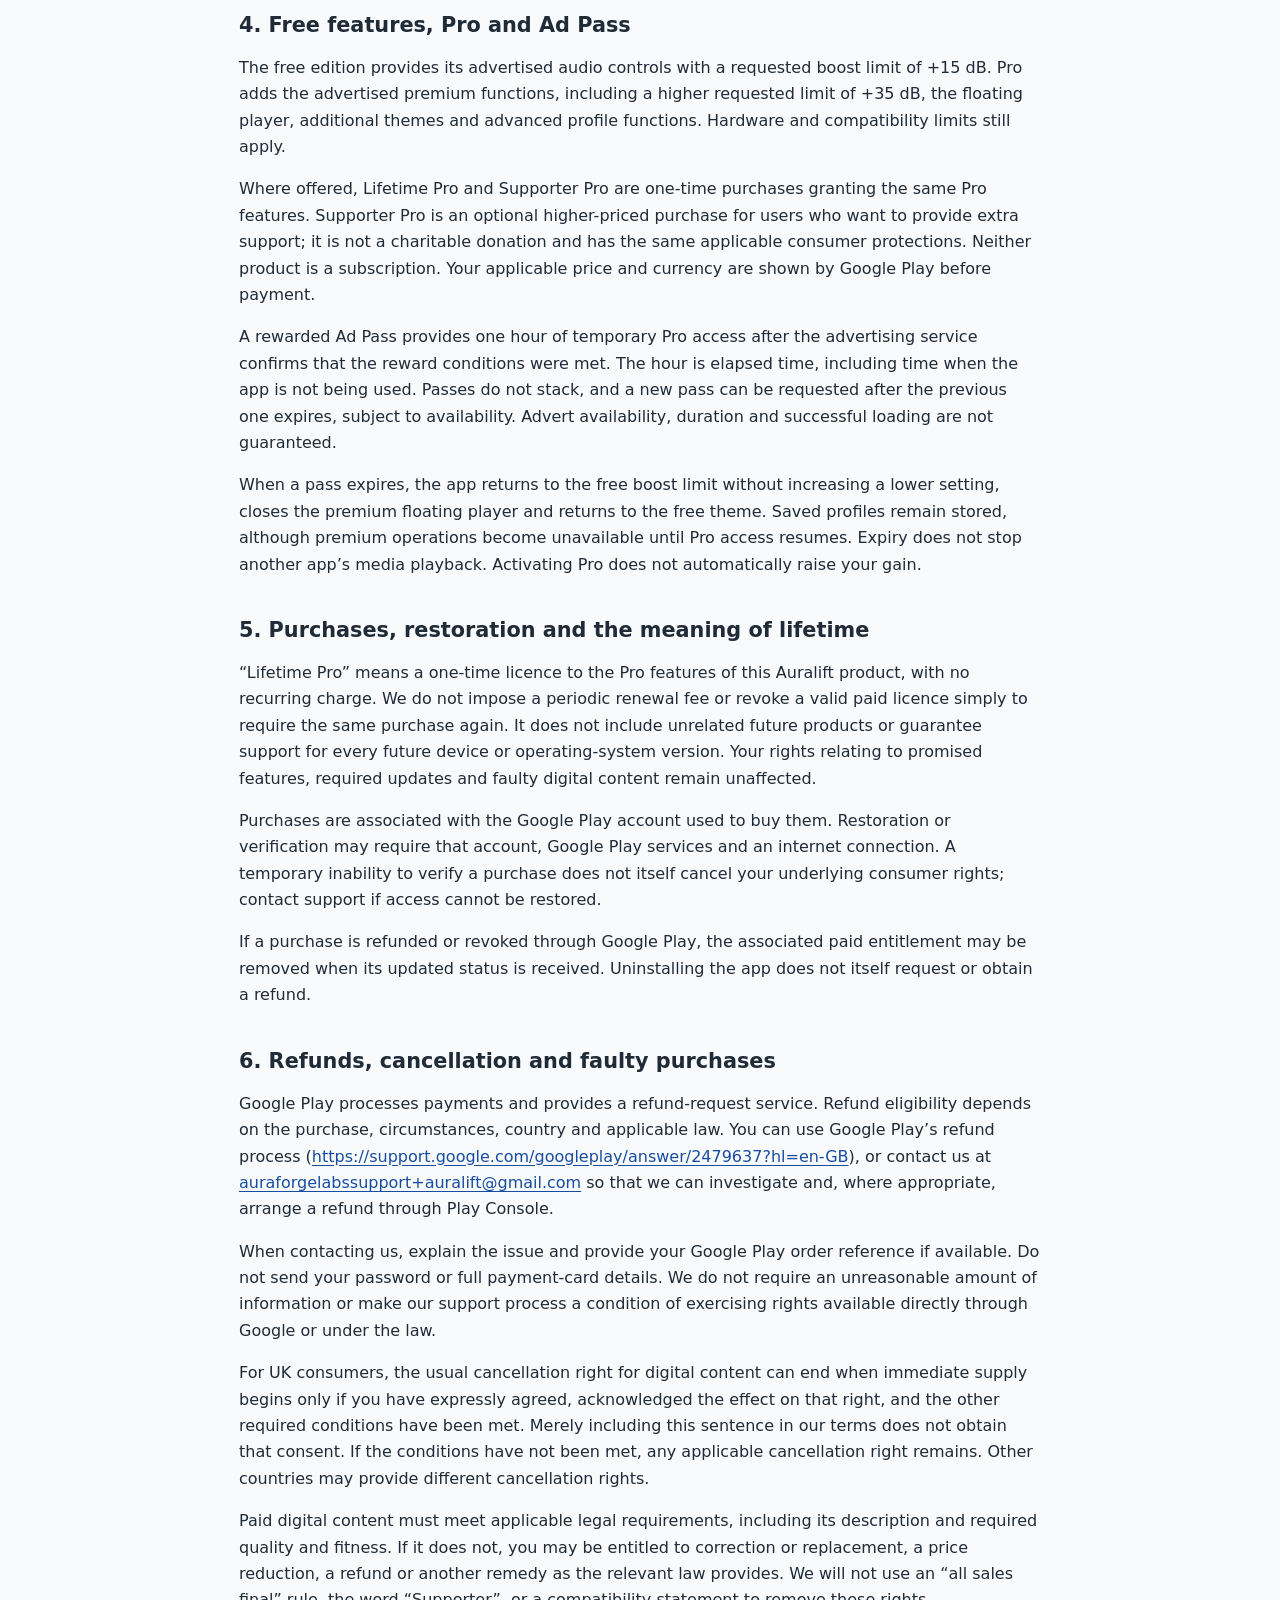
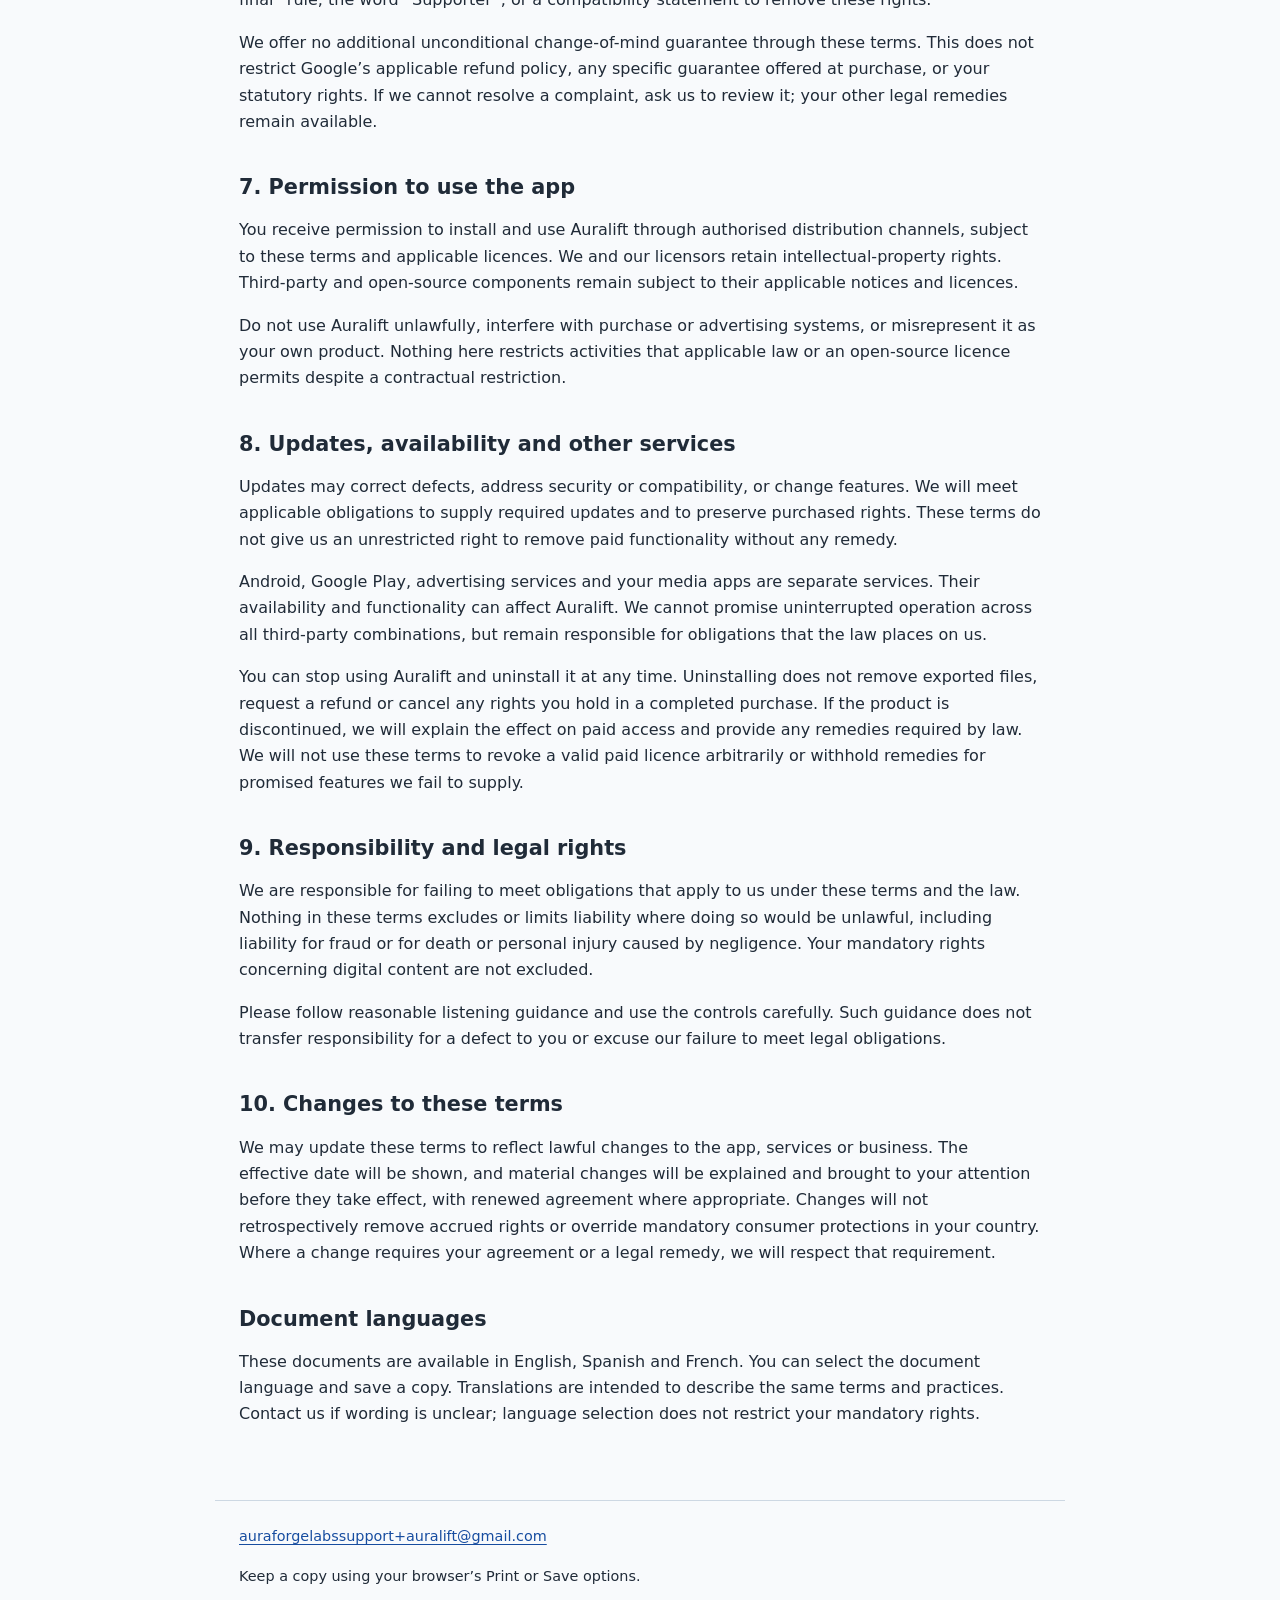
<file: terms.html>
<!doctype html>
<html lang="en">
<head><meta charset="utf-8"><meta name="viewport" content="width=device-width, initial-scale=1">
<title>Terms of use | Auralift</title><link rel="stylesheet" href="styles.css"></head>
<body>
<a class="skip" href="#main">Skip to content</a>
<header><a class="brand" href="index.html">Auralift</a><nav aria-label="Auralift"><a href="privacy.html">Privacy policy</a><a href="terms.html">Terms of use</a></nav></header>
<main id="main">
<nav aria-label="Document language"><a href="terms.html" lang="en" hreflang="en" aria-current="page">English</a> <a href="terms-es.html" lang="es" hreflang="es">Español</a> <a href="terms-fr.html" lang="fr" hreflang="fr">Français</a></nav>
<h1>Terms of use</h1>
<p>Effective date: 4 October 2026</p>
<p>Agreement version: 2026-10-04.1</p>
<h2>1. Provider and contact</h2>
<p>Auralift is provided by Jamie Wardle trading as AuraForge Labs. Full provider details, including the geographic business address, are available on Auralift’s Google Play listing: <a href="https://play.google.com/store/apps/details?id=com.jamiewardle.auralift">https://play.google.com/store/apps/details?id=com.jamiewardle.auralift</a></p>
<p>For support, purchase questions, refunds or complaints, email <a href="mailto:auraforgelabssupport+auralift@gmail.com">auraforgelabssupport+auralift@gmail.com</a>. These terms explain the use of Auralift and its paid features. They operate alongside applicable Google Play terms and do not remove mandatory consumer rights.</p>
<p>Before using Auralift, you can read and save these terms and choose Agree and continue or Not now. Agree and continue records acceptance of these terms; it does not give consent for optional advertising, waive consumer rights, make a purchase or start audio processing. The terms and privacy policy remain available in Settings.</p>
<p>Auralift is intended for adults aged 18 and over.</p>
<h2>2. What Auralift does</h2>
<p>Auralift provides audio adjustments using capabilities available on supported Android devices. The current app requires Android 8.0 or later. Results depend on the device, audio route, manufacturer software, player and content. Some audio sources or devices may not support particular effects.</p>
<p>Displayed boost values are requested digital gain, not a measurement of sound pressure at your ears or a promise that hardware can produce that increase without distortion. Auralift is not a medical device or a treatment for hearing conditions. Try the free functions with your own device and audio apps before purchasing; doing so does not waive your rights if a paid feature is faulty or misdescribed.</p>
<h2>3. Listening and controls</h2>
<p>Start at a low system volume and increase adjustments gradually. Loud sound, particularly with repeated or prolonged exposure, can cause permanent hearing damage and tinnitus. Hearing damage may develop without obvious discomfort. Excessive output can also damage speakers or other audio equipment. Follow the listening and operating guidance for your device, headphones and speakers.</p>
<p>Reduce the volume and gain, or stop playback, if sound becomes uncomfortable or distorted. The absence of discomfort or distortion does not establish that listening is safe. Auralift does not measure sound pressure at your ears. Neither the displayed gain, the free-tier limit nor a warning acknowledgement guarantees a safe listening level. Take regular breaks and avoid prolonged listening at high levels.</p>
<p>Stopping boost removes Auralift’s extra gain and cancels boost-only comparison and timer state. If the equaliser is enabled, it can remain active with boost at 0 dB; turning the equaliser off is a separate control. Stopping boost does not stop music or another media app. The floating player can remain open when boost is stopped. Closing the floating player is also separate and does not, by itself, mean that every audio effect or media player has stopped.</p>
<h2>4. Free features, Pro and Ad Pass</h2>
<p>The free edition provides its advertised audio controls with a requested boost limit of +15 dB. Pro adds the advertised premium functions, including a higher requested limit of +35 dB, the floating player, additional themes and advanced profile functions. Hardware and compatibility limits still apply.</p>
<p>Where offered, Lifetime Pro and Supporter Pro are one-time purchases granting the same Pro features. Supporter Pro is an optional higher-priced purchase for users who want to provide extra support; it is not a charitable donation and has the same applicable consumer protections. Neither product is a subscription. Your applicable price and currency are shown by Google Play before payment.</p>
<p>A rewarded Ad Pass provides one hour of temporary Pro access after the advertising service confirms that the reward conditions were met. The hour is elapsed time, including time when the app is not being used. Passes do not stack, and a new pass can be requested after the previous one expires, subject to availability. Advert availability, duration and successful loading are not guaranteed.</p>
<p>When a pass expires, the app returns to the free boost limit without increasing a lower setting, closes the premium floating player and returns to the free theme. Saved profiles remain stored, although premium operations become unavailable until Pro access resumes. Expiry does not stop another app’s media playback. Activating Pro does not automatically raise your gain.</p>
<h2>5. Purchases, restoration and the meaning of lifetime</h2>
<p>“Lifetime Pro” means a one-time licence to the Pro features of this Auralift product, with no recurring charge. We do not impose a periodic renewal fee or revoke a valid paid licence simply to require the same purchase again. It does not include unrelated future products or guarantee support for every future device or operating-system version. Your rights relating to promised features, required updates and faulty digital content remain unaffected.</p>
<p>Purchases are associated with the Google Play account used to buy them. Restoration or verification may require that account, Google Play services and an internet connection. A temporary inability to verify a purchase does not itself cancel your underlying consumer rights; contact support if access cannot be restored.</p>
<p>If a purchase is refunded or revoked through Google Play, the associated paid entitlement may be removed when its updated status is received. Uninstalling the app does not itself request or obtain a refund.</p>
<h2>6. Refunds, cancellation and faulty purchases</h2>
<p>Google Play processes payments and provides a refund-request service. Refund eligibility depends on the purchase, circumstances, country and applicable law. You can use Google Play’s refund process (<a href="https://support.google.com/googleplay/answer/2479637?hl=en-GB">https://support.google.com/googleplay/answer/2479637?hl=en-GB</a>), or contact us at <a href="mailto:auraforgelabssupport+auralift@gmail.com">auraforgelabssupport+auralift@gmail.com</a> so that we can investigate and, where appropriate, arrange a refund through Play Console.</p>
<p>When contacting us, explain the issue and provide your Google Play order reference if available. Do not send your password or full payment-card details. We do not require an unreasonable amount of information or make our support process a condition of exercising rights available directly through Google or under the law.</p>
<p>For UK consumers, the usual cancellation right for digital content can end when immediate supply begins only if you have expressly agreed, acknowledged the effect on that right, and the other required conditions have been met. Merely including this sentence in our terms does not obtain that consent. If the conditions have not been met, any applicable cancellation right remains. Other countries may provide different cancellation rights.</p>
<p>Paid digital content must meet applicable legal requirements, including its description and required quality and fitness. If it does not, you may be entitled to correction or replacement, a price reduction, a refund or another remedy as the relevant law provides. We will not use an “all sales final” rule, the word “Supporter”, or a compatibility statement to remove these rights.</p>
<p>We offer no additional unconditional change-of-mind guarantee through these terms. This does not restrict Google’s applicable refund policy, any specific guarantee offered at purchase, or your statutory rights. If we cannot resolve a complaint, ask us to review it; your other legal remedies remain available.</p>
<h2>7. Permission to use the app</h2>
<p>You receive permission to install and use Auralift through authorised distribution channels, subject to these terms and applicable licences. We and our licensors retain intellectual-property rights. Third-party and open-source components remain subject to their applicable notices and licences.</p>
<p>Do not use Auralift unlawfully, interfere with purchase or advertising systems, or misrepresent it as your own product. Nothing here restricts activities that applicable law or an open-source licence permits despite a contractual restriction.</p>
<h2>8. Updates, availability and other services</h2>
<p>Updates may correct defects, address security or compatibility, or change features. We will meet applicable obligations to supply required updates and to preserve purchased rights. These terms do not give us an unrestricted right to remove paid functionality without any remedy.</p>
<p>Android, Google Play, advertising services and your media apps are separate services. Their availability and functionality can affect Auralift. We cannot promise uninterrupted operation across all third-party combinations, but remain responsible for obligations that the law places on us.</p>
<p>You can stop using Auralift and uninstall it at any time. Uninstalling does not remove exported files, request a refund or cancel any rights you hold in a completed purchase. If the product is discontinued, we will explain the effect on paid access and provide any remedies required by law. We will not use these terms to revoke a valid paid licence arbitrarily or withhold remedies for promised features we fail to supply.</p>
<h2>9. Responsibility and legal rights</h2>
<p>We are responsible for failing to meet obligations that apply to us under these terms and the law. Nothing in these terms excludes or limits liability where doing so would be unlawful, including liability for fraud or for death or personal injury caused by negligence. Your mandatory rights concerning digital content are not excluded.</p>
<p>Please follow reasonable listening guidance and use the controls carefully. Such guidance does not transfer responsibility for a defect to you or excuse our failure to meet legal obligations.</p>
<h2>10. Changes to these terms</h2>
<p>We may update these terms to reflect lawful changes to the app, services or business. The effective date will be shown, and material changes will be explained and brought to your attention before they take effect, with renewed agreement where appropriate. Changes will not retrospectively remove accrued rights or override mandatory consumer protections in your country. Where a change requires your agreement or a legal remedy, we will respect that requirement.</p>
<h2>Document languages</h2>
<p>These documents are available in English, Spanish and French. You can select the document language and save a copy. Translations are intended to describe the same terms and practices. Contact us if wording is unclear; language selection does not restrict your mandatory rights.</p>
</main>
<footer><a href="mailto:auraforgelabssupport+auralift@gmail.com">auraforgelabssupport+auralift@gmail.com</a><p>Keep a copy using your browser’s Print or Save options.</p></footer>
</body></html>
</file>
<file: styles.css>
*{box-sizing:border-box}html{color-scheme:light;font-family:system-ui,-apple-system,BlinkMacSystemFont,"Segoe UI",sans-serif;color:#202b38;background:#f8fafc;line-height:1.65}body{margin:0}header,main,footer{max-width:850px;margin:auto;padding:24px}header{display:flex;align-items:center;justify-content:space-between;gap:20px;border-bottom:1px solid #cdd8e3}a{color:#174da0;text-underline-offset:3px;overflow-wrap:anywhere}a:focus-visible{outline:3px solid #174da0;outline-offset:5px}.brand{font-size:1.5rem;font-weight:750;color:#202b38;text-decoration:none}nav{display:flex;flex-wrap:wrap;gap:16px}h1{font-size:2.25rem;line-height:1.2;margin:28px 0}h2{font-size:1.3rem;line-height:1.35;margin:38px 0 14px}p{margin:16px 0}.draft{background:#fff4d6;border-left:4px solid #997000;padding:16px}.draft strong{display:block}.table-wrap{overflow-x:auto}table{border-collapse:collapse;width:100%;font-size:.95rem}th,td{text-align:left;vertical-align:top;border:1px solid #cdd8e3;padding:12px}th{background:#eaf0f6}footer{border-top:1px solid #cdd8e3;font-size:.9rem;margin-top:32px}.documents{padding-left:24px}.documents li{margin:16px 0}.skip{position:absolute;left:16px;top:-100px;background:white;padding:12px}.skip:focus{top:12px}@media(max-width:520px){header{align-items:flex-start;flex-direction:column}header,main,footer{padding:20px}h1{font-size:1.9rem}}@media print{html{background:white;color:black}header,footer,.skip{display:none}main{max-width:none;padding:0}h2{break-after:avoid}a{color:inherit}th,td{border-color:#888}.table-wrap{overflow:visible}}
</file>
